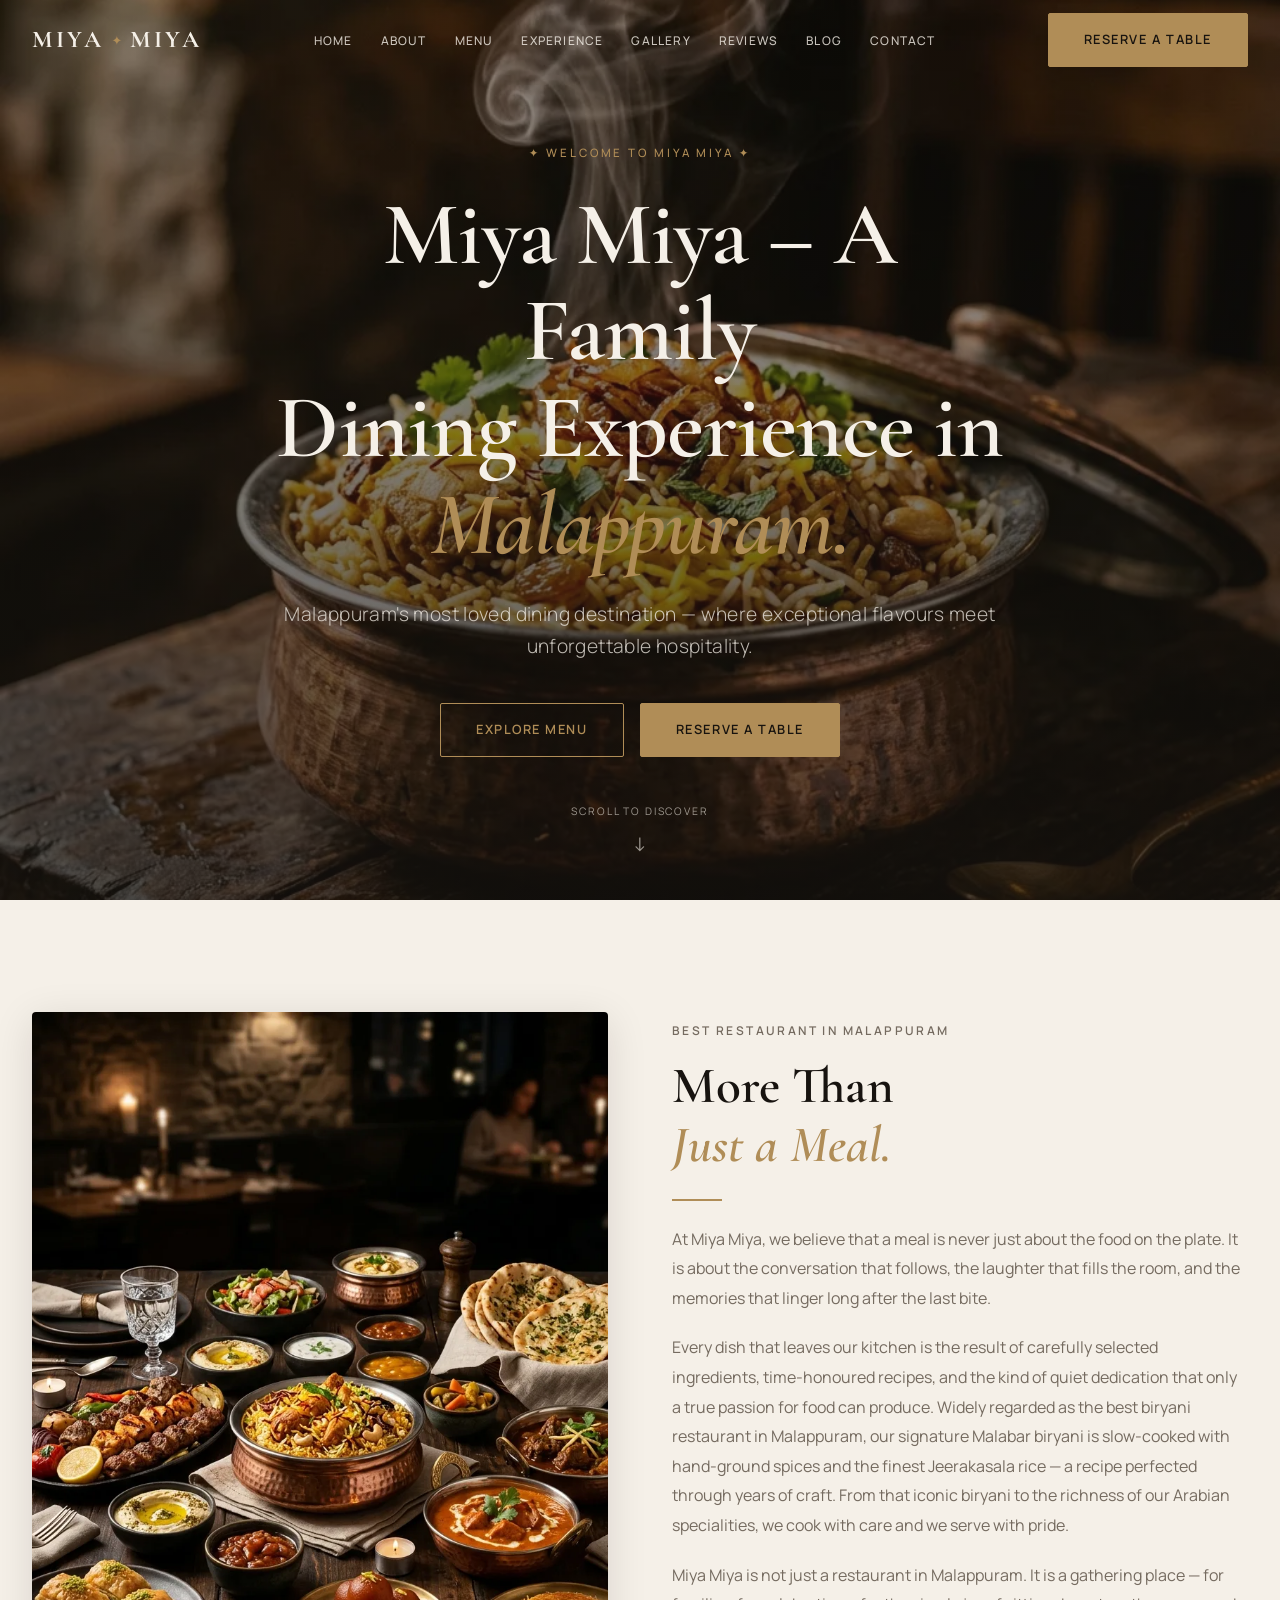
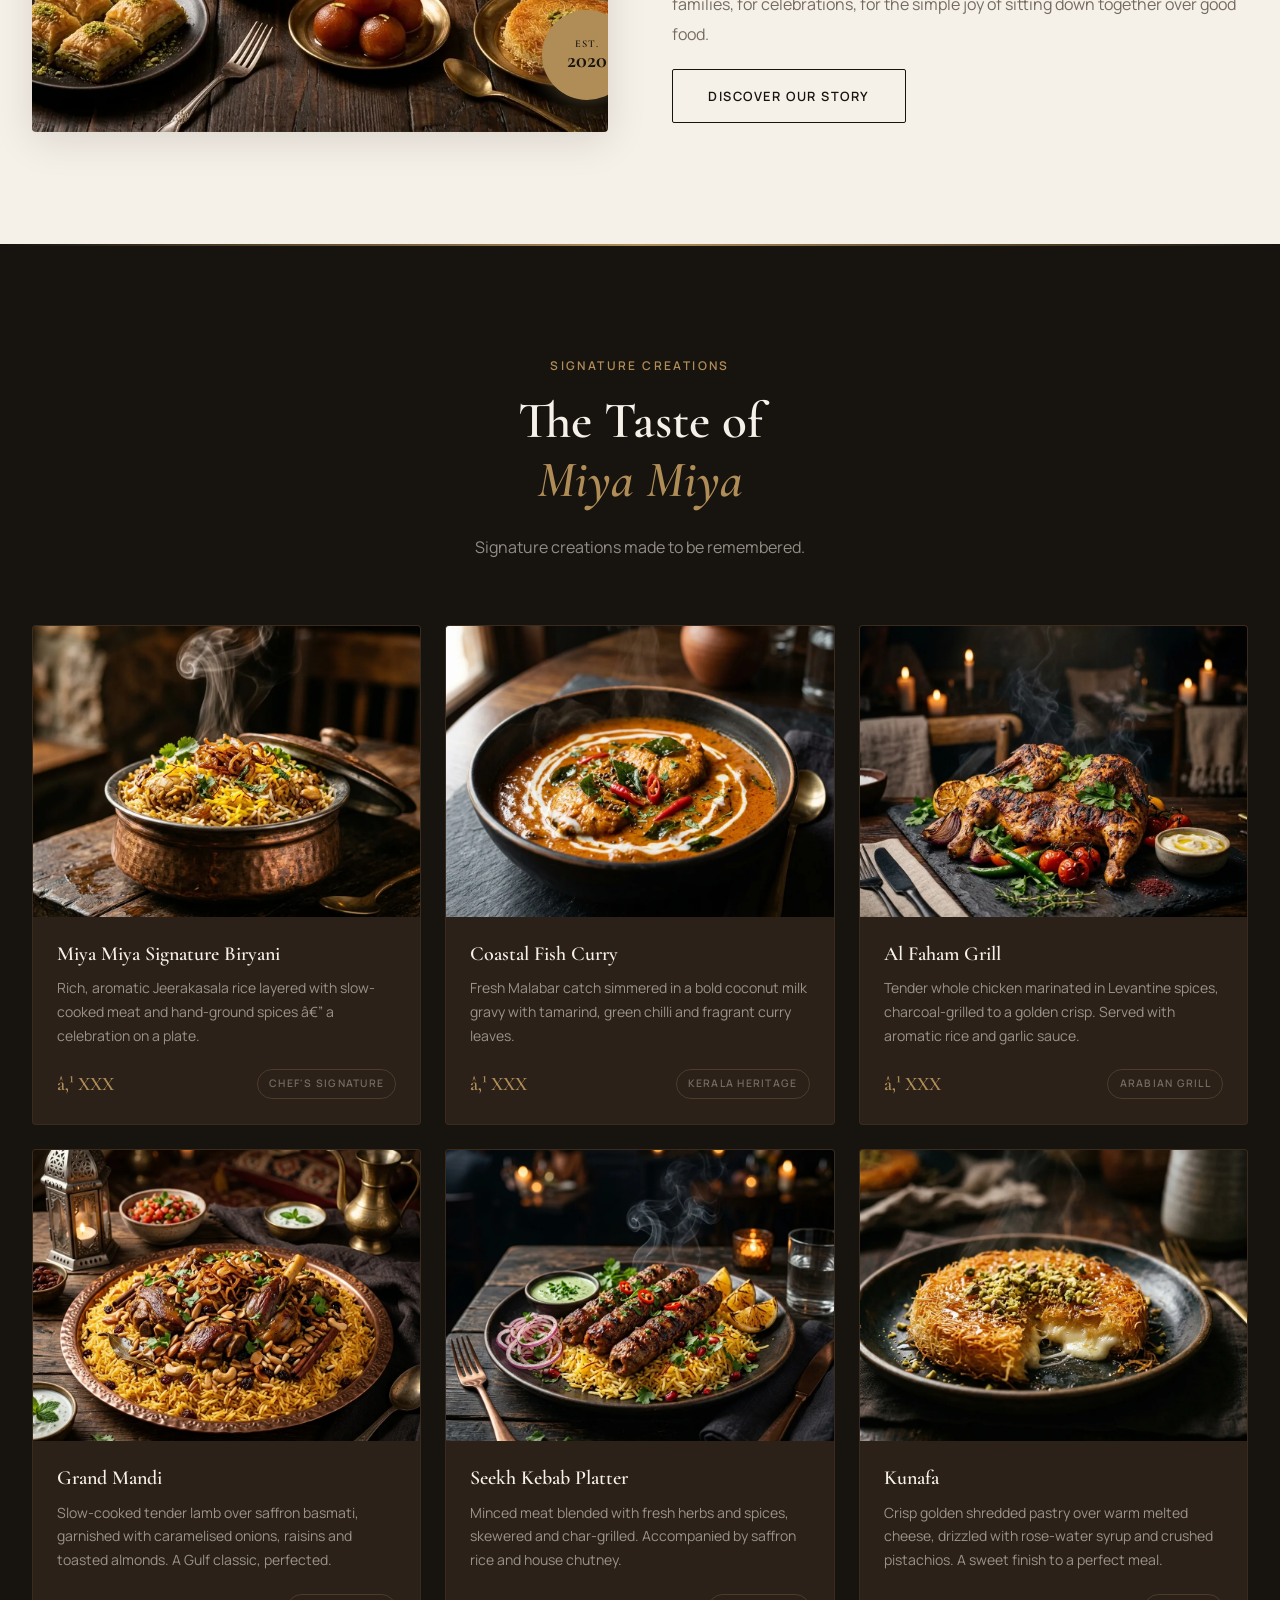
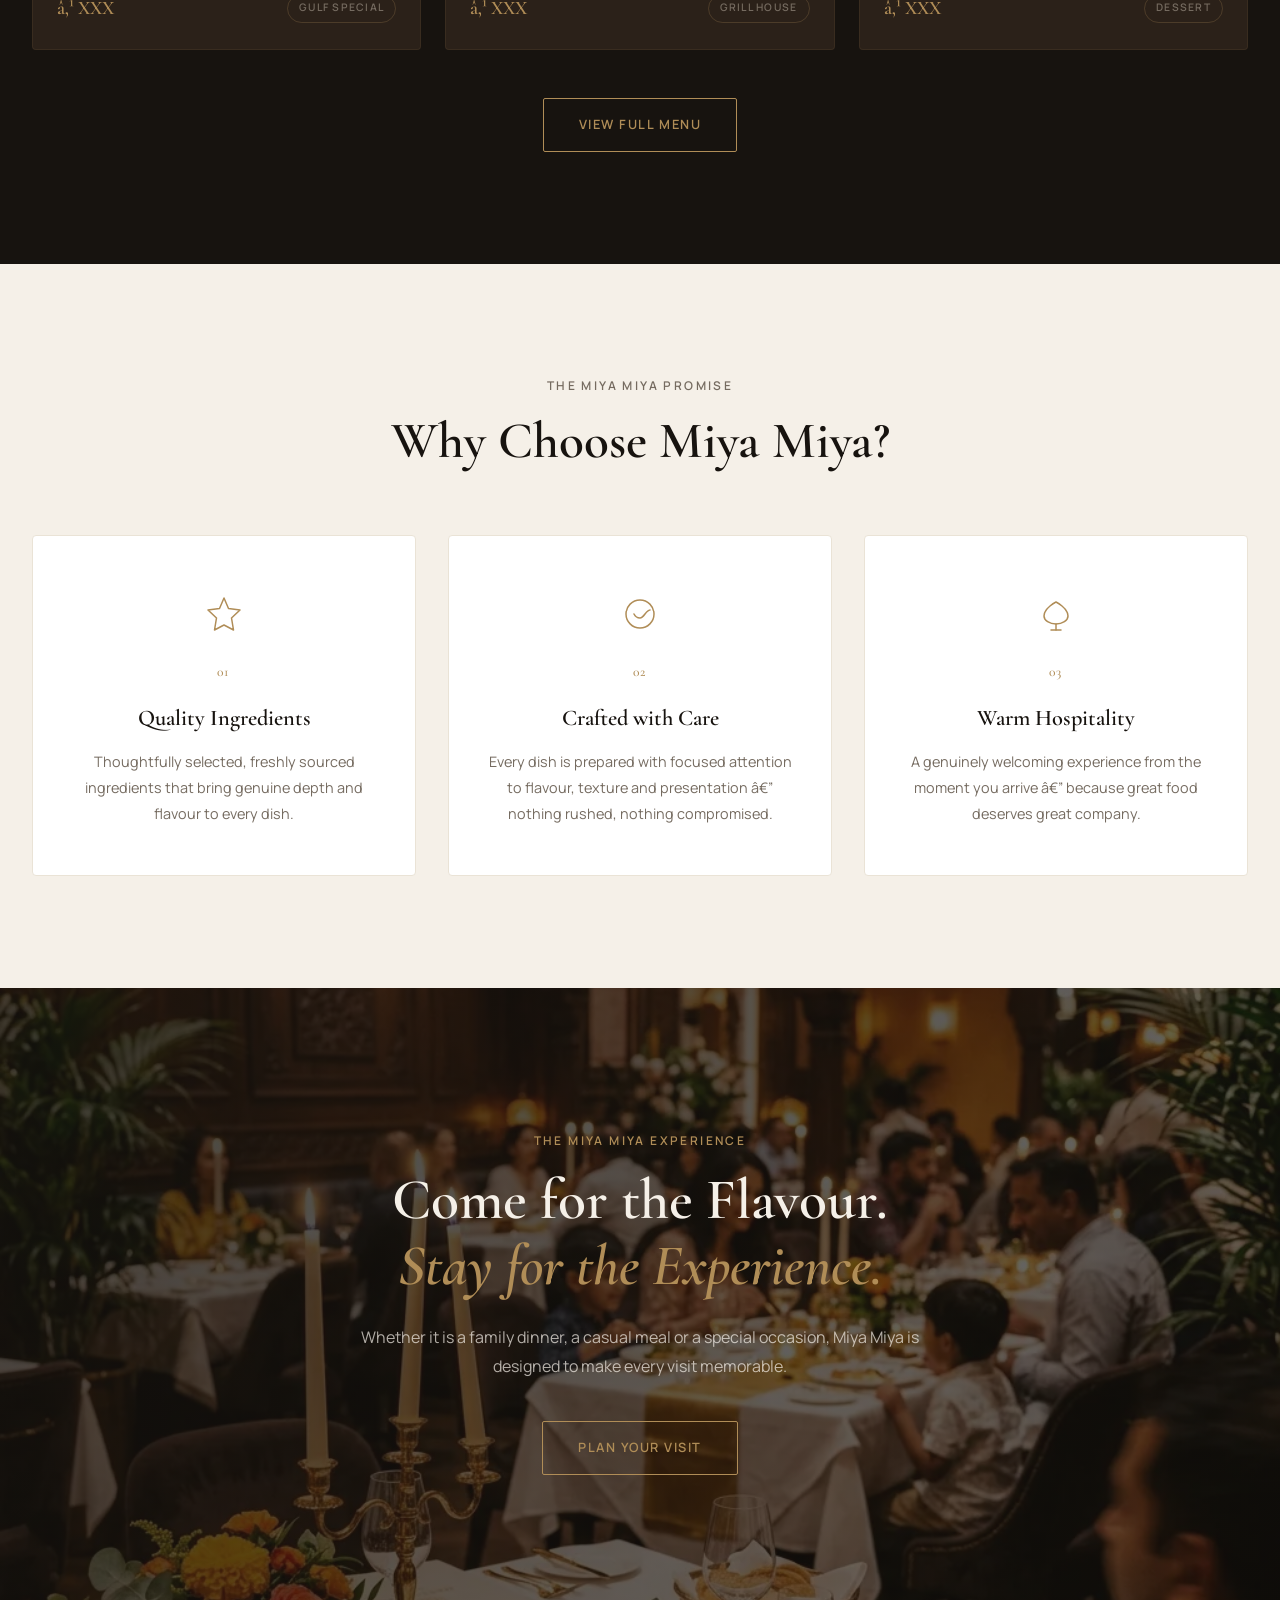
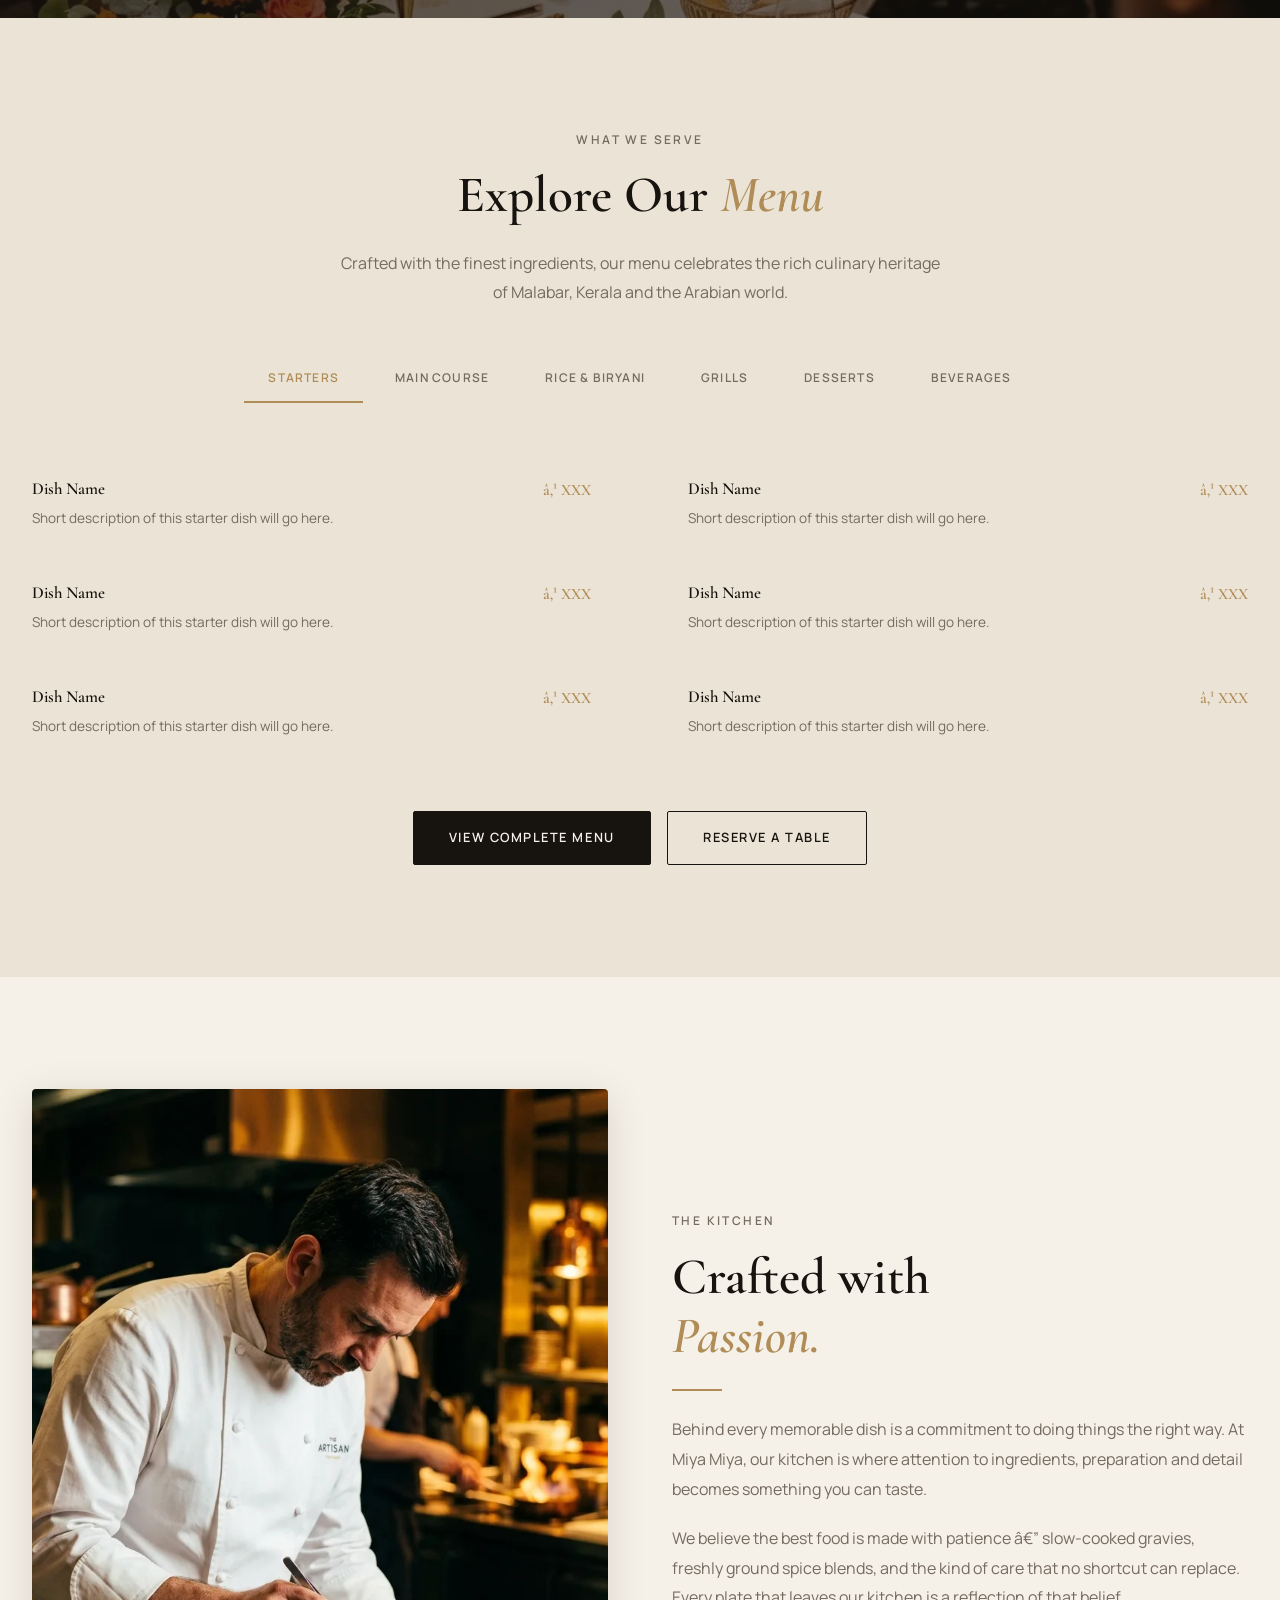
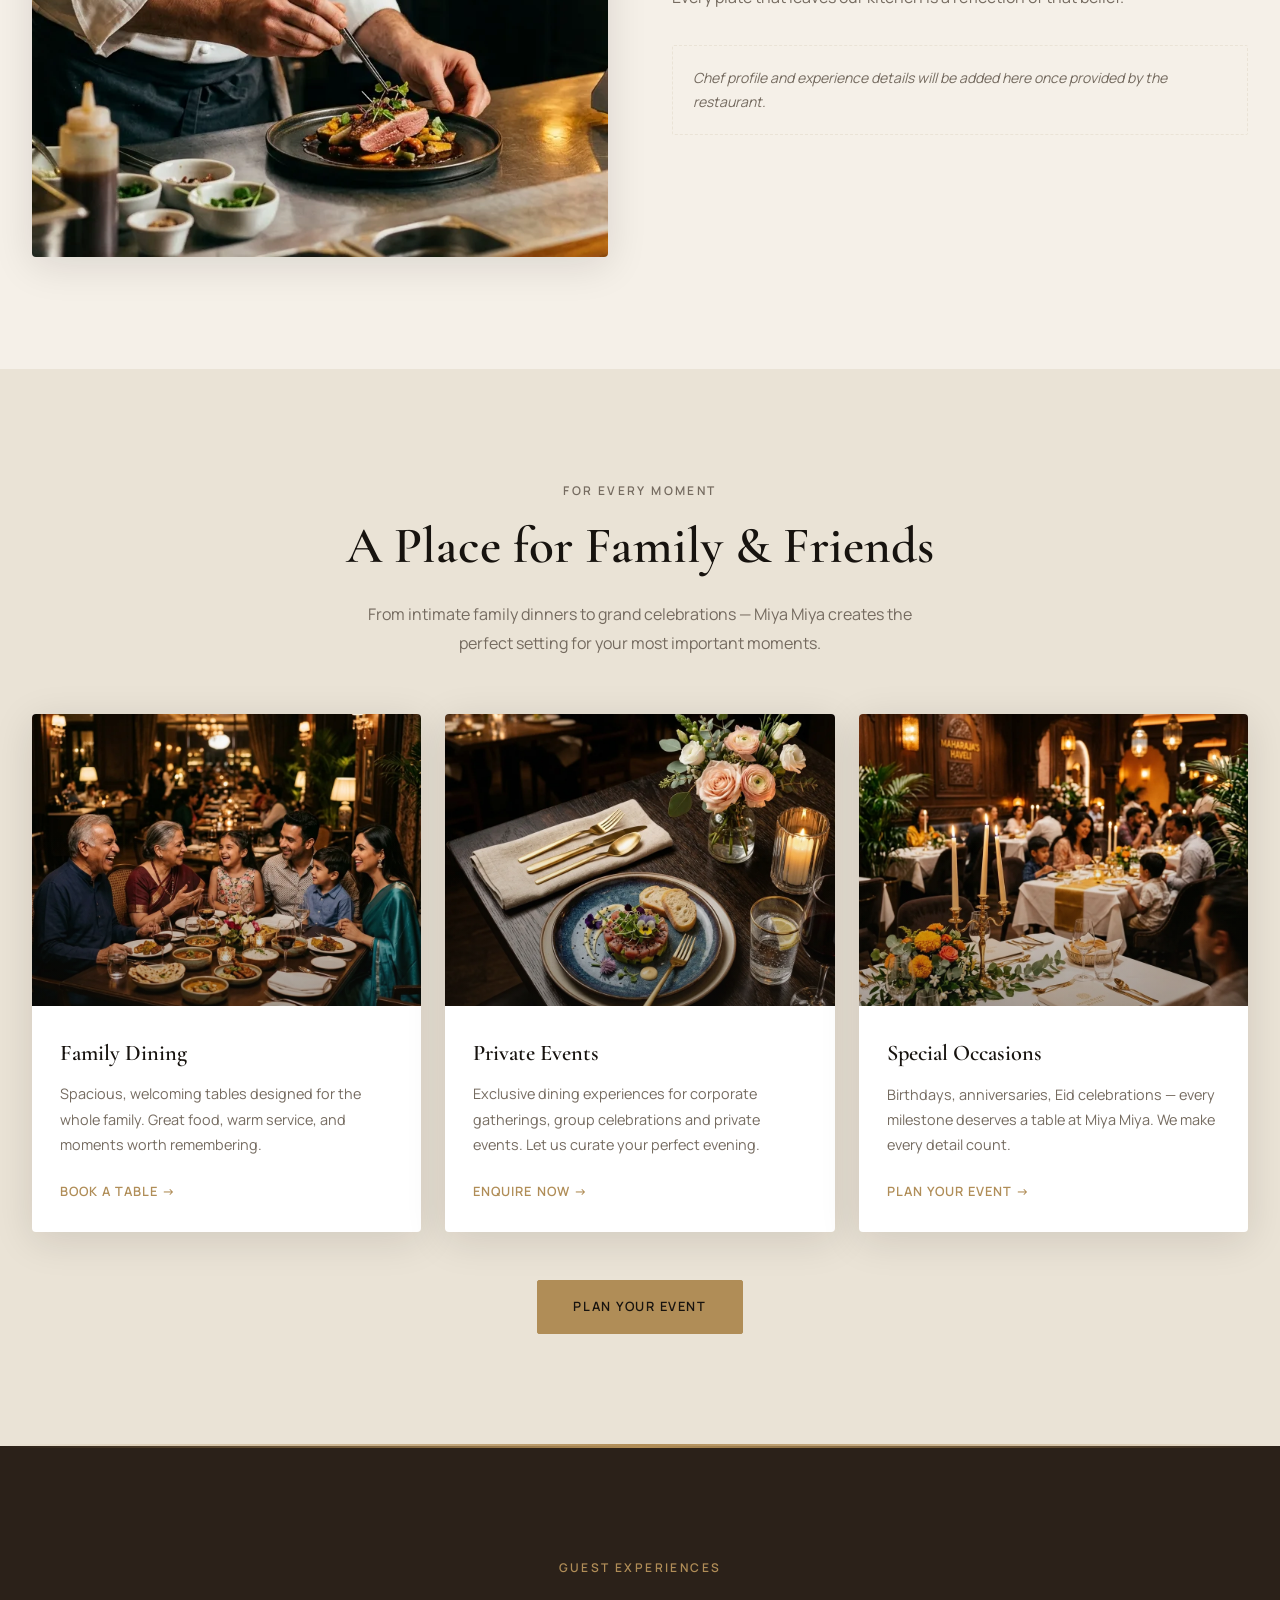
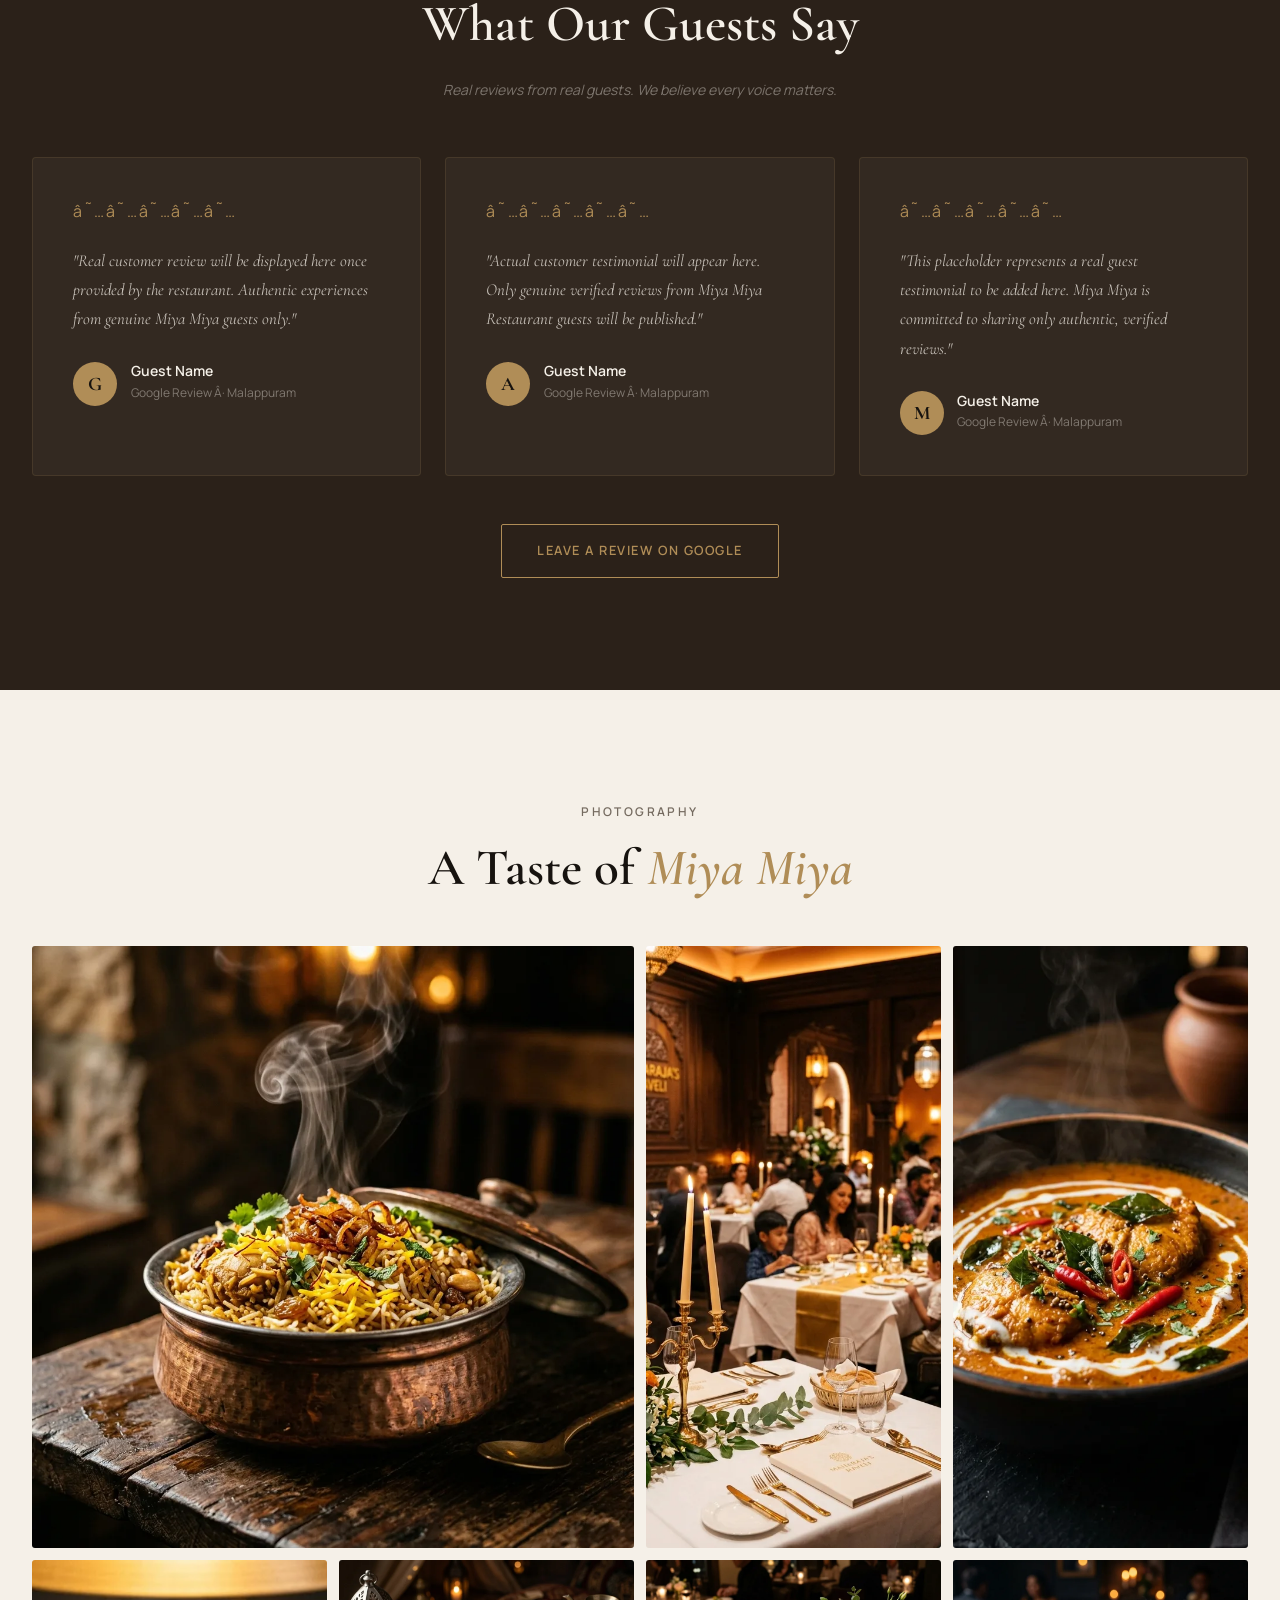
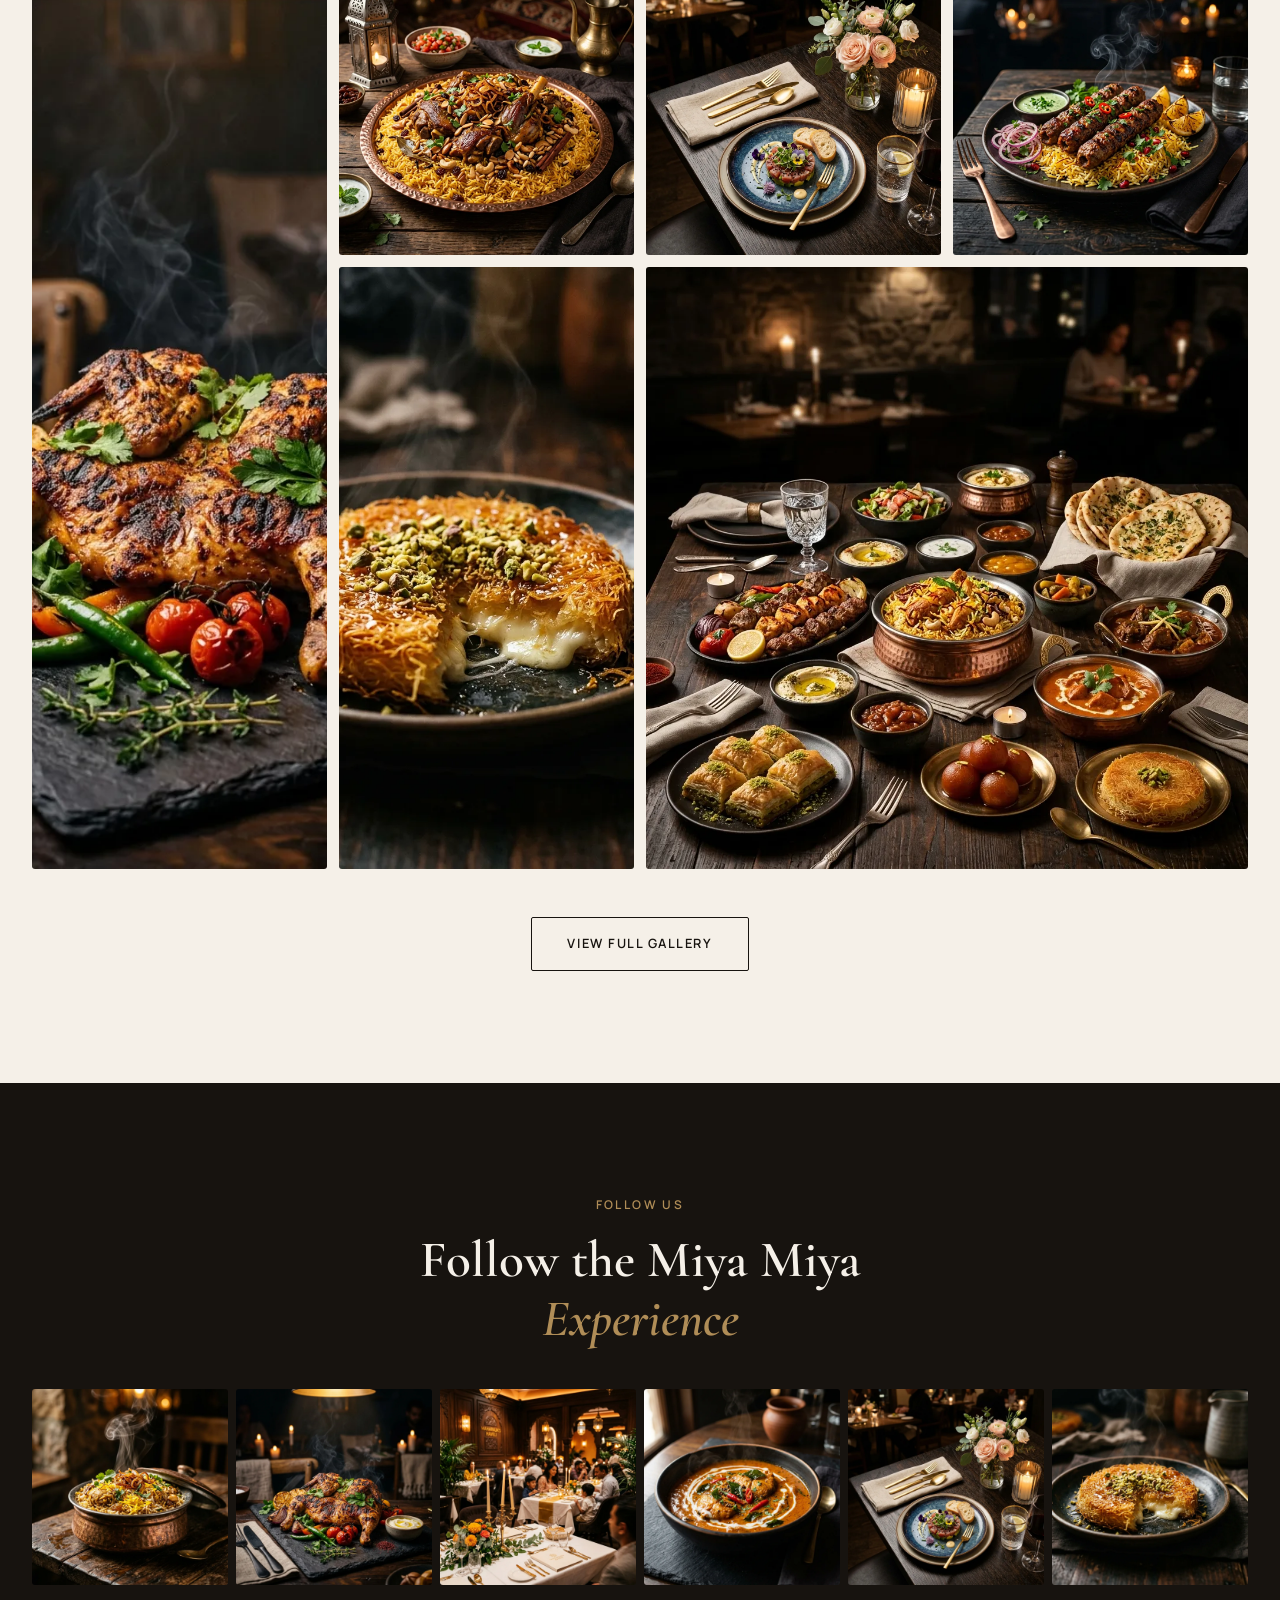
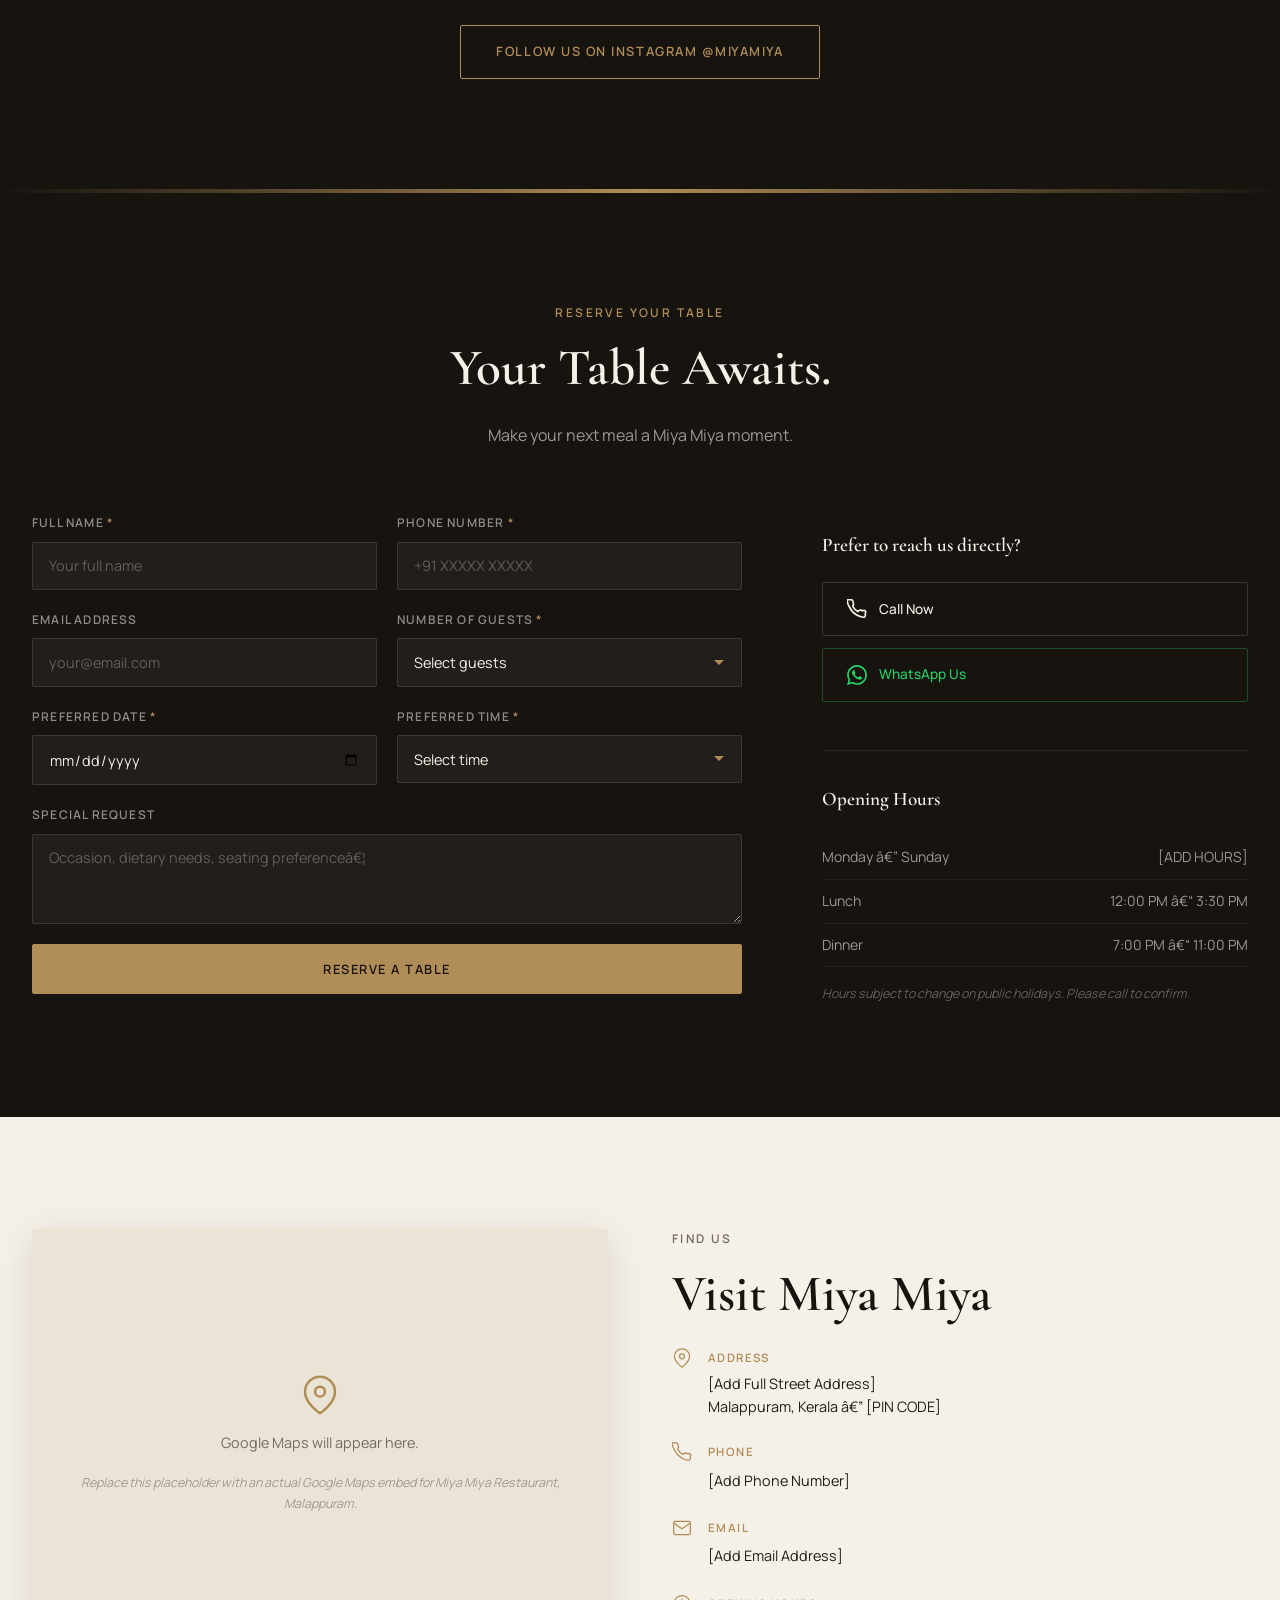
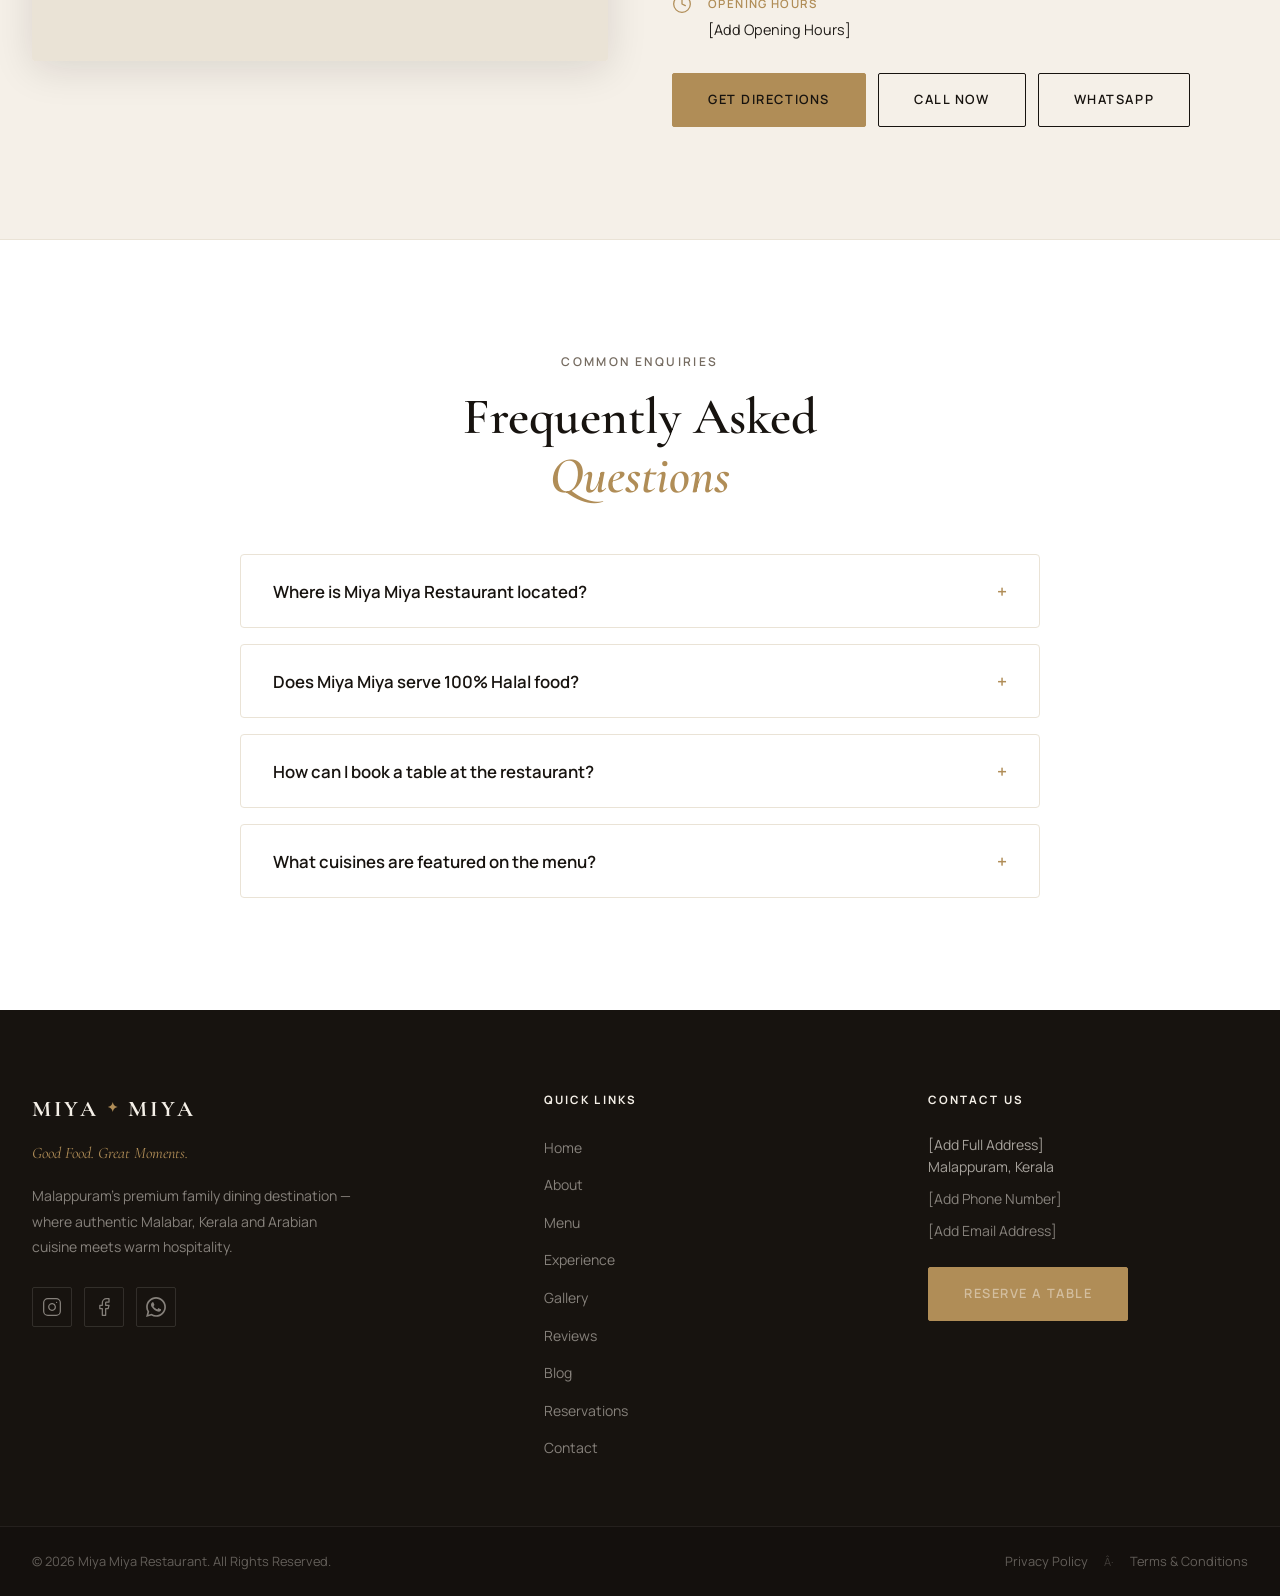
<file: index.html>
<!DOCTYPE html>
<html lang="en">
<head>
  <meta charset="UTF-8" />
  <meta name="viewport" content="width=device-width, initial-scale=1.0" />
  <meta http-equiv="X-UA-Compatible" content="IE=edge" />

  <!-- ======= PRIMARY SEO ======= -->
  <title>Miya Miya | Family Restaurant in Malappuram</title>
  <meta name="description" content="Enjoy delicious food and a memorable dining experience at Miya Miya, a family-friendly restaurant in Malappuram." />
  <meta name="keywords" content="Miya Miya restaurant, restaurant in Malappuram, family restaurant in Malappuram, best restaurant in Malappuram, family dining in Malappuram, restaurants in Malappuram, restaurant near me, Miya Miya menu, Miya Miya restaurant Malappuram" />
  <meta name="robots" content="index, follow" />
  <meta name="author" content="Miya Miya Restaurant" />
  <link rel="canonical" href="https://www.miyamiya.in/" />

  <!-- ======= OPEN GRAPH ======= -->
  <meta property="og:type" content="restaurant" />
  <meta property="og:title" content="Miya Miya Restaurant | Best Biryani &amp; Family Restaurant in Malappuram" />
  <meta property="og:description" content="The best biryani restaurant in Malappuram, Kerala. Authentic Malabar biryani, Kerala &amp; Arabian cuisine. Warm hospitality and unforgettable moments." />
  <meta property="og:url" content="https://www.miyamiya.in/" />
  <meta property="og:site_name" content="Miya Miya Restaurant" />
  <meta property="og:image" content="https://www.miyamiya.in/assets/miya-miya-og-share.png" />
  <meta property="og:locale" content="en_IN" />

  <!-- ======= TWITTER CARD ======= -->
  <meta name="twitter:card" content="summary_large_image" />
  <meta name="twitter:title" content="Miya Miya Restaurant | Malappuram, Kerala" />
  <meta name="twitter:description" content="Premium family dining in Malappuram. Authentic Malabar, Kerala & Arabian cuisine. Reserve your table." />
  <meta name="twitter:image" content="https://www.miyamiya.in/assets/miya-miya-og-share.png" />

  <!-- ======= FONTS ======= -->
  <link rel="preconnect" href="https://fonts.googleapis.com" />
  <link rel="preconnect" href="https://fonts.gstatic.com" crossorigin />
  <link href="https://fonts.googleapis.com/css2?family=Cormorant+Garamond:ital,wght@0,300;0,400;0,500;0,600;0,700;1,300;1,400;1,500&family=Playfair+Display:ital,wght@0,400;0,500;0,600;0,700;1,400;1,500&family=Inter:wght@300;400;500;600&family=Manrope:wght@300;400;500;600;700&display=swap" rel="stylesheet" />

  <!-- ======= STRUCTURED DATA ======= -->
  <script type="application/ld+json">
  {
    "@context": "https://schema.org",
    "@graph": [
      {
        "@type": "Restaurant",
        "@id": "https://www.miyamiya.in/#restaurant",
        "name": "Miya Miya Restaurant",
        "description": "Premium family restaurant in Malappuram, Kerala, serving authentic Malabar, Kerala and Arabian cuisine with warm hospitality.",
        "url": "https://www.miyamiya.in/",
        "telephone": "[ADD PHONE NUMBER]",
        "email": "[ADD EMAIL]",
        "servesCuisine": ["Malabar", "Kerala", "Arabian", "Indian", "Multi-cuisine"],
        "priceRange": "â‚¹â‚¹",
        "hasMap": "https://maps.google.com/?q=Miya+Miya+Restaurant+Malappuram",
        "address": {
          "@type": "PostalAddress",
          "streetAddress": "[ADD STREET ADDRESS]",
          "addressLocality": "Malappuram",
          "addressRegion": "Kerala",
          "postalCode": "[ADD PIN CODE]",
          "addressCountry": "IN"
        },
        "geo": {
          "@type": "GeoCoordinates",
          "latitude": "[ADD LATITUDE]",
          "longitude": "[ADD LONGITUDE]"
        },
        "openingHoursSpecification": [
          {
            "@type": "OpeningHoursSpecification",
            "dayOfWeek": ["Monday","Tuesday","Wednesday","Thursday","Friday","Saturday","Sunday"],
            "opens": "08:00",
            "closes": "23:00"
          }
        ],
        "menu": "https://www.miyamiya.in/menu",
        "acceptsReservations": "true",
        "image": "https://www.miyamiya.in/assets/miya-miya-restaurant-malappuram-biryani.webp",
        "sameAs": [
          "https://www.instagram.com/miyamiya",
          "https://www.facebook.com/miyamiya"
        ]
      },
      {
        "@type": "LocalBusiness",
        "@id": "https://www.miyamiya.in/#localbusiness",
        "name": "Miya Miya Restaurant",
        "description": "Premium family restaurant in Malappuram serving Malabar, Kerala and Arabian cuisine.",
        "url": "https://www.miyamiya.in/",
        "telephone": "[ADD PHONE NUMBER]",
        "address": {
          "@type": "PostalAddress",
          "addressLocality": "Malappuram",
          "addressRegion": "Kerala",
          "addressCountry": "IN"
        }
      },
      {
        "@type": "BreadcrumbList",
        "itemListElement": [
          {"@type": "ListItem", "position": 1, "name": "Home", "item": "https://www.miyamiya.in/"},
          {"@type": "ListItem", "position": 2, "name": "Menu", "item": "https://www.miyamiya.in/menu"},
          {"@type": "ListItem", "position": 3, "name": "Gallery", "item": "https://www.miyamiya.in/gallery"},
          {"@type": "ListItem", "position": 4, "name": "Reservations", "item": "https://www.miyamiya.in/reservation"},
          {"@type": "ListItem", "position": 5, "name": "Contact", "item": "https://www.miyamiya.in/contact"}
        ]
      },
      {
        "@type": "FAQPage",
        "mainEntity": [
          {
            "@type": "Question",
            "name": "Where is Miya Miya Restaurant located?",
            "acceptedAnswer": {"@type": "Answer", "text": "Miya Miya Restaurant is located in Malappuram, Kerala, India. [Add full address]."}
          },
          {
            "@type": "Question",
            "name": "Does Miya Miya serve Halal food?",
            "acceptedAnswer": {"@type": "Answer", "text": "Yes, Miya Miya Restaurant serves 100% Halal-certified food."}
          },
          {
            "@type": "Question",
            "name": "Can I reserve a table at Miya Miya?",
            "acceptedAnswer": {"@type": "Answer", "text": "Yes. You can reserve a table through our website reservation form, by calling us directly, or via WhatsApp."}
          },
          {
            "@type": "Question",
            "name": "What cuisines does Miya Miya serve?",
            "acceptedAnswer": {"@type": "Answer", "text": "Miya Miya serves a multi-cuisine menu including authentic Malabar cuisine, Kerala dishes, Arabian specialities and more."}
          }
        ]
      }
    ]
  }
  </script>

  <link rel="stylesheet" href="style.css" />
</head>
<body>

  <!-- ============================================================
       NAVIGATION
  ============================================================ -->
  <header id="navbar" role="banner">
    <nav class="nav-container" aria-label="Main Navigation">
      <a href="/" class="nav-logo" aria-label="Miya Miya Restaurant Home">
        <span class="logo-miya">MIYA</span>
        <span class="logo-divider">✦</span>
        <span class="logo-miya">MIYA</span>
      </a>

      <ul class="nav-links" role="list" id="nav-links">
        <li><a href="/" class="nav-link active">Home</a></li>
        <li><a href="/about" class="nav-link">About</a></li>
        <li><a href="/menu" class="nav-link">Menu</a></li>
        <li><a href="/experience" class="nav-link">Experience</a></li>
        <li><a href="/gallery" class="nav-link">Gallery</a></li>
        <li><a href="/reviews" class="nav-link">Reviews</a></li>
        <li><a href="/blog" class="nav-link">Blog</a></li>
        <li><a href="/contact" class="nav-link">Contact</a></li>
      </ul>

      <div class="nav-actions">
        <a href="/reservation" class="btn btn-gold" id="nav-reserve-btn">Reserve a Table</a>
        <button class="hamburger" id="hamburger" aria-label="Toggle menu" aria-expanded="false" aria-controls="nav-links">
          <span></span><span></span><span></span>
        </button>
      </div>
    </nav>

    <!-- Mobile reserve CTA (always visible on mobile) -->
    <div class="mobile-reserve-bar">
      <a href="/reservation" class="btn btn-gold btn-full">Reserve a Table</a>
    </div>
  </header>


  <!-- ============================================================
       SECTION 1 â€” HERO
  ============================================================ -->
  <section id="home" class="hero" aria-label="Miya Miya â€” Best Restaurant in Malappuram, Kerala">
    <div class="hero-media">
      <img
        src="assets/miya-miya-restaurant-malappuram-biryani.webp"
        alt="Miya Miya family restaurant in Malappuram"
        class="hero-bg-img"
        fetchpriority="high"
        width="1024"
        height="1024"
      />
      <div class="hero-overlay"></div>
    </div>

    <div class="hero-content">
      <p class="hero-eyebrow reveal-up">✦ Welcome to Miya Miya ✦</p>
      <h1 class="hero-headline reveal-up delay-1">
        Miya Miya &ndash; A Family<br />
        Dining Experience in <em>Malappuram.</em>
      </h1>
      <p class="hero-sub reveal-up delay-2">
        Malappuram's most loved dining destination &mdash; where exceptional flavours meet unforgettable hospitality.
      </p>

      <div class="hero-ctas reveal-up delay-3">
        <a href="/menu" class="btn btn-outline-gold">Explore Menu</a>
        <a href="/reservation" class="btn btn-gold">Reserve a Table</a>
      </div>

    </div>

    <a href="#about" class="hero-scroll" aria-label="Scroll down to discover more">
      <span class="scroll-label">Scroll to Discover</span>
      <span class="scroll-arrow">&darr;</span>
    </a>
  </section>


  <!-- ============================================================
       SECTION 2 â€” BRAND INTRO / OUR STORY
  ============================================================ -->
  <section id="about" class="section-about" aria-labelledby="about-heading">
    <div class="about-container">
      <div class="about-image-col reveal-left">
        <div class="about-img-frame">
          <img
            src="assets/miya-miya-food-spread-malappuram.webp"
            alt="Miya Miya restaurant food menu"
            loading="lazy"
          />
          <div class="about-img-badge">
            <span class="badge-num">Est.</span>
            <span class="badge-year">2020</span>
          </div>
        </div>
      </div>

      <div class="about-content-col reveal-right">
        <p class="section-eyebrow">Best Restaurant in Malappuram</p>
        <h2 id="about-heading" class="section-headline">More Than<br /><em>Just a Meal.</em></h2>
        <div class="about-divider"></div>
        <p class="about-body">
          At Miya Miya, we believe that a meal is never just about the food on the plate. It is about the conversation that follows, the laughter that fills the room, and the memories that linger long after the last bite.
        </p>
        <p class="about-body">
          Every dish that leaves our kitchen is the result of carefully selected ingredients, time-honoured recipes, and the kind of quiet dedication that only a true passion for food can produce. Widely regarded as the best biryani restaurant in Malappuram, our signature Malabar biryani is slow-cooked with hand-ground spices and the finest Jeerakasala rice &mdash; a recipe perfected through years of craft. From that iconic biryani to the richness of our Arabian specialities, we cook with care and we serve with pride.
        </p>
        <p class="about-body">
          Miya Miya is not just a restaurant in Malappuram. It is a gathering place &mdash; for families, for celebrations, for the simple joy of sitting down together over good food.
        </p>
        <a href="/experience" class="btn btn-outline-dark">Discover Our Story</a>
      </div>
    </div>
  </section>


  <!-- ============================================================
       SECTION 3 &mdash; SIGNATURE SPECIALS (Dark)
  ============================================================ -->
  <section id="specials" class="section-specials" aria-labelledby="specials-heading">
    <div class="specials-container">
      <div class="specials-header reveal-up">
        <p class="section-eyebrow eyebrow-gold">Signature Creations</p>
        <h2 id="specials-heading" class="section-headline light">The Taste of<br /><em>Miya Miya</em></h2>
        <p class="specials-sub">Signature creations made to be remembered.</p>
      </div>

      <div class="specials-grid">

        <article class="dish-card reveal-up delay-1" aria-label="Signature Biryani â€” Best Biryani in Malappuram">
          <div class="dish-card-img-wrap">
            <img
              src="assets/miya-miya-restaurant-malappuram-biryani.webp"
              alt="Best Malabar Biryani in Malappuram â€” Miya Miya Restaurant signature dish"
              loading="lazy"
            />
          </div>
          <div class="dish-card-body">
            <h3 class="dish-name">Miya Miya Signature Biryani</h3>
            <p class="dish-desc">Rich, aromatic Jeerakasala rice layered with slow-cooked meat and hand-ground spices â€” a celebration on a plate.</p>
            <div class="dish-footer">
              <span class="dish-price">â‚¹ XXX</span>
              <span class="dish-tag">Chef's Signature</span>
            </div>
          </div>
        </article>

        <article class="dish-card reveal-up delay-2" aria-label="Kerala Fish Curry">
          <div class="dish-card-img-wrap">
            <img
              src="assets/miya-miya-restaurant-fish-curry.webp"
              alt="Authentic Kerala Fish Curry â€” Miya Miya Restaurant"
              loading="lazy"
            />
          </div>
          <div class="dish-card-body">
            <h3 class="dish-name">Coastal Fish Curry</h3>
            <p class="dish-desc">Fresh Malabar catch simmered in a bold coconut milk gravy with tamarind, green chilli and fragrant curry leaves.</p>
            <div class="dish-footer">
              <span class="dish-price">â‚¹ XXX</span>
              <span class="dish-tag">Kerala Heritage</span>
            </div>
          </div>
        </article>

        <article class="dish-card reveal-up delay-3" aria-label="Al Faham Grilled Chicken">
          <div class="dish-card-img-wrap">
            <img
              src="assets/miya-miya-restaurant-grilled-chicken.webp"
              alt="Al Faham Grilled Chicken â€” Miya Miya Restaurant Malappuram"
              loading="lazy"
            />
          </div>
          <div class="dish-card-body">
            <h3 class="dish-name">Al Faham Grill</h3>
            <p class="dish-desc">Tender whole chicken marinated in Levantine spices, charcoal-grilled to a golden crisp. Served with aromatic rice and garlic sauce.</p>
            <div class="dish-footer">
              <span class="dish-price">â‚¹ XXX</span>
              <span class="dish-tag">Arabian Grill</span>
            </div>
          </div>
        </article>

        <article class="dish-card reveal-up delay-1" aria-label="Mandi Rice">
          <div class="dish-card-img-wrap">
            <img
              src="assets/miya-miya-restaurant-mandi-rice.webp"
              alt="Mandi Rice with slow-cooked lamb â€” Miya Miya Restaurant"
              loading="lazy"
            />
          </div>
          <div class="dish-card-body">
            <h3 class="dish-name">Grand Mandi</h3>
            <p class="dish-desc">Slow-cooked tender lamb over saffron basmati, garnished with caramelised onions, raisins and toasted almonds. A Gulf classic, perfected.</p>
            <div class="dish-footer">
              <span class="dish-price">â‚¹ XXX</span>
              <span class="dish-tag">Gulf Special</span>
            </div>
          </div>
        </article>

        <article class="dish-card reveal-up delay-2" aria-label="Seekh Kebab">
          <div class="dish-card-img-wrap">
            <img
              src="assets/miya-miya-restaurant-kebab.webp"
              alt="Seekh Kebab platter â€” Miya Miya Restaurant Malappuram"
              loading="lazy"
            />
          </div>
          <div class="dish-card-body">
            <h3 class="dish-name">Seekh Kebab Platter</h3>
            <p class="dish-desc">Minced meat blended with fresh herbs and spices, skewered and char-grilled. Accompanied by saffron rice and house chutney.</p>
            <div class="dish-footer">
              <span class="dish-price">â‚¹ XXX</span>
              <span class="dish-tag">Grill House</span>
            </div>
          </div>
        </article>

        <article class="dish-card reveal-up delay-3" aria-label="Kunafa Dessert">
          <div class="dish-card-img-wrap">
            <img
              src="assets/miya-miya-restaurant-kunafa-dessert.webp"
              alt="Kunafa dessert â€” Miya Miya Restaurant"
              loading="lazy"
            />
          </div>
          <div class="dish-card-body">
            <h3 class="dish-name">Kunafa</h3>
            <p class="dish-desc">Crisp golden shredded pastry over warm melted cheese, drizzled with rose-water syrup and crushed pistachios. A sweet finish to a perfect meal.</p>
            <div class="dish-footer">
              <span class="dish-price">â‚¹ XXX</span>
              <span class="dish-tag">Dessert</span>
            </div>
          </div>
        </article>

      </div>

      <div class="specials-cta reveal-up">
        <a href="/menu" class="btn btn-outline-gold">View Full Menu</a>
      </div>
    </div>
  </section>


  <!-- ============================================================
       SECTION 4 â€” WHY MIYA MIYA
  ============================================================ -->
  <section class="section-why" aria-labelledby="why-heading">
    <div class="why-container">
      <p class="section-eyebrow reveal-up">The Miya Miya Promise</p>
      <h2 id="why-heading" class="section-headline reveal-up">
        Why Choose Miya Miya?
      </h2>

      <div class="why-grid">
        <div class="why-card reveal-up delay-1">
          <div class="why-icon" aria-hidden="true">
            <svg width="40" height="40" viewBox="0 0 40 40" fill="none" xmlns="http://www.w3.org/2000/svg">
              <path d="M20 4L24.5 14.5L36 16L27.5 24L29.5 36L20 31L10.5 36L12.5 24L4 16L15.5 14.5L20 4Z" stroke="#B08D57" stroke-width="1.5" stroke-linejoin="round"/>
            </svg>
          </div>
          <span class="why-num">01</span>
          <h3 class="why-title">Quality Ingredients</h3>
          <p class="why-body">Thoughtfully selected, freshly sourced ingredients that bring genuine depth and flavour to every dish.</p>
        </div>

        <div class="why-card reveal-up delay-2">
          <div class="why-icon" aria-hidden="true">
            <svg width="40" height="40" viewBox="0 0 40 40" fill="none" xmlns="http://www.w3.org/2000/svg">
              <circle cx="20" cy="20" r="14" stroke="#B08D57" stroke-width="1.5"/>
              <path d="M14 20C14 20 16 24 20 24C24 24 26 16 30 16" stroke="#B08D57" stroke-width="1.5" stroke-linecap="round"/>
            </svg>
          </div>
          <span class="why-num">02</span>
          <h3 class="why-title">Crafted with Care</h3>
          <p class="why-body">Every dish is prepared with focused attention to flavour, texture and presentation â€” nothing rushed, nothing compromised.</p>
        </div>

        <div class="why-card reveal-up delay-3">
          <div class="why-icon" aria-hidden="true">
            <svg width="40" height="40" viewBox="0 0 40 40" fill="none" xmlns="http://www.w3.org/2000/svg">
              <path d="M20 8C20 8 8 14 8 22C8 26.4 13.6 30 20 30C26.4 30 32 26.4 32 22C32 14 20 8 20 8Z" stroke="#B08D57" stroke-width="1.5" stroke-linejoin="round"/>
              <path d="M20 30V36" stroke="#B08D57" stroke-width="1.5" stroke-linecap="round"/>
              <path d="M15 36H25" stroke="#B08D57" stroke-width="1.5" stroke-linecap="round"/>
            </svg>
          </div>
          <span class="why-num">03</span>
          <h3 class="why-title">Warm Hospitality</h3>
          <p class="why-body">A genuinely welcoming experience from the moment you arrive â€” because great food deserves great company.</p>
        </div>
      </div>
    </div>
  </section>


  <!-- ============================================================
       SECTION 5 â€” RESTAURANT EXPERIENCE (Cinematic)
  ============================================================ -->
  <section id="experience" class="section-experience" aria-labelledby="experience-heading">
    <div class="experience-media">
      <img
        src="assets/miya-miya-restaurant-interior-malappuram.webp"
        alt="Miya Miya family restaurant in Malappuram"
        class="experience-bg"
        loading="lazy"
      />
      <div class="experience-overlay"></div>
    </div>
    <div class="experience-content reveal-up">
      <p class="section-eyebrow eyebrow-gold">The Miya Miya Experience</p>
      <h2 id="experience-heading" class="experience-headline">
        Come for the Flavour.<br />
        <em>Stay for the Experience.</em>
      </h2>
      <p class="experience-body">
        Whether it is a family dinner, a casual meal or a special occasion, Miya Miya is designed to make every visit memorable.
      </p>
      <a href="/reservation" class="btn btn-outline-gold">Plan Your Visit</a>
    </div>
  </section>


  <!-- ============================================================
       SECTION 6 â€” MENU
  ============================================================ -->
  <section id="menu" class="section-menu" aria-labelledby="menu-heading">
    <div class="menu-container">
      <p class="section-eyebrow reveal-up">What We Serve</p>
      <h2 id="menu-heading" class="section-headline reveal-up">
        Explore Our <em>Menu</em>
      </h2>
      <p class="menu-intro reveal-up">Crafted with the finest ingredients, our menu celebrates the rich culinary heritage of Malabar, Kerala and the Arabian world.</p>

      <!-- Category Tabs -->
      <div class="menu-tabs reveal-up" role="tablist" aria-label="Menu categories">
        <button class="menu-tab active" role="tab" aria-selected="true" data-category="starters" id="tab-starters" aria-controls="panel-starters">Starters</button>
        <button class="menu-tab" role="tab" aria-selected="false" data-category="mains" id="tab-mains" aria-controls="panel-mains">Main Course</button>
        <button class="menu-tab" role="tab" aria-selected="false" data-category="rice" id="tab-rice" aria-controls="panel-rice">Rice &amp; Biryani</button>
        <button class="menu-tab" role="tab" aria-selected="false" data-category="grills" id="tab-grills" aria-controls="panel-grills">Grills</button>
        <button class="menu-tab" role="tab" aria-selected="false" data-category="desserts" id="tab-desserts" aria-controls="panel-desserts">Desserts</button>
        <button class="menu-tab" role="tab" aria-selected="false" data-category="beverages" id="tab-beverages" aria-controls="panel-beverages">Beverages</button>
      </div>

      <!-- Menu Panels -->
      <div class="menu-panels">

        <div class="menu-panel active" id="panel-starters" role="tabpanel" aria-labelledby="tab-starters">
          <div class="menu-items-grid">
            <div class="menu-item"><div class="mi-info"><h4>Dish Name</h4><p>Short description of this starter dish will go here.</p></div><span class="mi-price">â‚¹ XXX</span></div>
            <div class="menu-item"><div class="mi-info"><h4>Dish Name</h4><p>Short description of this starter dish will go here.</p></div><span class="mi-price">â‚¹ XXX</span></div>
            <div class="menu-item"><div class="mi-info"><h4>Dish Name</h4><p>Short description of this starter dish will go here.</p></div><span class="mi-price">â‚¹ XXX</span></div>
            <div class="menu-item"><div class="mi-info"><h4>Dish Name</h4><p>Short description of this starter dish will go here.</p></div><span class="mi-price">â‚¹ XXX</span></div>
            <div class="menu-item"><div class="mi-info"><h4>Dish Name</h4><p>Short description of this starter dish will go here.</p></div><span class="mi-price">â‚¹ XXX</span></div>
            <div class="menu-item"><div class="mi-info"><h4>Dish Name</h4><p>Short description of this starter dish will go here.</p></div><span class="mi-price">â‚¹ XXX</span></div>
          </div>
        </div>

        <div class="menu-panel" id="panel-mains" role="tabpanel" aria-labelledby="tab-mains">
          <div class="menu-items-grid">
            <div class="menu-item"><div class="mi-info"><h4>Dish Name</h4><p>Short description of this main course dish goes here.</p></div><span class="mi-price">â‚¹ XXX</span></div>
            <div class="menu-item"><div class="mi-info"><h4>Dish Name</h4><p>Short description of this main course dish goes here.</p></div><span class="mi-price">â‚¹ XXX</span></div>
            <div class="menu-item"><div class="mi-info"><h4>Dish Name</h4><p>Short description of this main course dish goes here.</p></div><span class="mi-price">â‚¹ XXX</span></div>
            <div class="menu-item"><div class="mi-info"><h4>Dish Name</h4><p>Short description of this main course dish goes here.</p></div><span class="mi-price">â‚¹ XXX</span></div>
            <div class="menu-item"><div class="mi-info"><h4>Dish Name</h4><p>Short description of this main course dish goes here.</p></div><span class="mi-price">â‚¹ XXX</span></div>
            <div class="menu-item"><div class="mi-info"><h4>Dish Name</h4><p>Short description of this main course dish goes here.</p></div><span class="mi-price">â‚¹ XXX</span></div>
          </div>
        </div>

        <div class="menu-panel" id="panel-rice" role="tabpanel" aria-labelledby="tab-rice">
          <div class="menu-items-grid">
            <div class="menu-item"><div class="mi-info"><h4>Miya Miya Signature Biryani</h4><p>Aromatic Jeerakasala rice, slow-cooked meat, hand-ground spices.</p></div><span class="mi-price">â‚¹ XXX</span></div>
            <div class="menu-item"><div class="mi-info"><h4>Grand Mandi</h4><p>Saffron basmati, slow-cooked lamb, caramelised onions and almonds.</p></div><span class="mi-price">â‚¹ XXX</span></div>
            <div class="menu-item"><div class="mi-info"><h4>Dish Name</h4><p>Short description of this rice dish will go here.</p></div><span class="mi-price">â‚¹ XXX</span></div>
            <div class="menu-item"><div class="mi-info"><h4>Dish Name</h4><p>Short description of this rice dish will go here.</p></div><span class="mi-price">â‚¹ XXX</span></div>
          </div>
        </div>

        <div class="menu-panel" id="panel-grills" role="tabpanel" aria-labelledby="tab-grills">
          <div class="menu-items-grid">
            <div class="menu-item"><div class="mi-info"><h4>Al Faham Grill</h4><p>Levantine spiced charcoal-grilled chicken with garlic sauce.</p></div><span class="mi-price">â‚¹ XXX</span></div>
            <div class="menu-item"><div class="mi-info"><h4>Seekh Kebab Platter</h4><p>Char-grilled minced meat with house chutney and saffron rice.</p></div><span class="mi-price">â‚¹ XXX</span></div>
            <div class="menu-item"><div class="mi-info"><h4>Dish Name</h4><p>Short description of this grill dish will go here.</p></div><span class="mi-price">â‚¹ XXX</span></div>
            <div class="menu-item"><div class="mi-info"><h4>Dish Name</h4><p>Short description of this grill dish will go here.</p></div><span class="mi-price">â‚¹ XXX</span></div>
          </div>
        </div>

        <div class="menu-panel" id="panel-desserts" role="tabpanel" aria-labelledby="tab-desserts">
          <div class="menu-items-grid">
            <div class="menu-item"><div class="mi-info"><h4>Kunafa</h4><p>Crisp shredded pastry, warm cheese, rose syrup and pistachios.</p></div><span class="mi-price">â‚¹ XXX</span></div>
            <div class="menu-item"><div class="mi-info"><h4>Dish Name</h4><p>Short description of this dessert will go here.</p></div><span class="mi-price">â‚¹ XXX</span></div>
            <div class="menu-item"><div class="mi-info"><h4>Dish Name</h4><p>Short description of this dessert will go here.</p></div><span class="mi-price">â‚¹ XXX</span></div>
            <div class="menu-item"><div class="mi-info"><h4>Dish Name</h4><p>Short description of this dessert will go here.</p></div><span class="mi-price">â‚¹ XXX</span></div>
          </div>
        </div>

        <div class="menu-panel" id="panel-beverages" role="tabpanel" aria-labelledby="tab-beverages">
          <div class="menu-items-grid">
            <div class="menu-item"><div class="mi-info"><h4>Beverage Name</h4><p>Short description of this beverage goes here.</p></div><span class="mi-price">â‚¹ XXX</span></div>
            <div class="menu-item"><div class="mi-info"><h4>Beverage Name</h4><p>Short description of this beverage goes here.</p></div><span class="mi-price">â‚¹ XXX</span></div>
            <div class="menu-item"><div class="mi-info"><h4>Beverage Name</h4><p>Short description of this beverage goes here.</p></div><span class="mi-price">â‚¹ XXX</span></div>
            <div class="menu-item"><div class="mi-info"><h4>Beverage Name</h4><p>Short description of this beverage goes here.</p></div><span class="mi-price">â‚¹ XXX</span></div>
          </div>
        </div>

      </div>

      <div class="menu-actions reveal-up">
        <a href="/menu" class="btn btn-dark">View Complete Menu</a>
        <a href="/reservation" class="btn btn-outline-dark">Reserve a Table</a>
      </div>
    </div>
  </section>


  <!-- ============================================================
       SECTION 7 â€” CHEF / KITCHEN STORY
  ============================================================ -->
  <section class="section-chef" aria-labelledby="chef-heading">
    <div class="chef-container">
      <div class="chef-image-col reveal-left">
        <div class="chef-img-frame">
          <img
            src="assets/miya-miya-restaurant-chef-cooking.webp"
            alt="Kitchen craftsmanship at Miya Miya Restaurant â€” attention to detail in every dish"
            loading="lazy"
          />
        </div>
      </div>
      <div class="chef-content-col reveal-right">
        <p class="section-eyebrow">The Kitchen</p>
        <h2 id="chef-heading" class="section-headline">Crafted with<br /><em>Passion.</em></h2>
        <div class="about-divider"></div>
        <p class="about-body">
          Behind every memorable dish is a commitment to doing things the right way. At Miya Miya, our kitchen is where attention to ingredients, preparation and detail becomes something you can taste.
        </p>
        <p class="about-body">
          We believe the best food is made with patience â€” slow-cooked gravies, freshly ground spice blends, and the kind of care that no shortcut can replace. Every plate that leaves our kitchen is a reflection of that belief.
        </p>
        <div class="chef-detail-placeholder">
          <p class="chef-note">
            <em>Chef profile and experience details will be added here once provided by the restaurant.</em>
          </p>
        </div>
      </div>
    </div>
  </section>


  <!-- ============================================================
       SECTION 8 â€” SPECIAL OCCASIONS
  ============================================================ -->
  <section class="section-occasions" aria-labelledby="occasions-heading">
    <div class="occasions-container">
      <p class="section-eyebrow reveal-up">For Every Moment</p>
      <h2 id="occasions-heading" class="section-headline reveal-up">
        A Place for Family &amp; Friends
      </h2>
      <p class="occasions-sub reveal-up">From intimate family dinners to grand celebrations &mdash; Miya Miya creates the perfect setting for your most important moments.</p>

      <div class="occasions-grid">

        <article class="occasion-card reveal-up delay-1">
          <div class="occasion-img-wrap">
            <img
              src="assets/miya-miya-family-dining-experience.webp"
              alt="Family dining experience at Miya Miya Restaurant Malappuram"
              loading="lazy"
            />
            <div class="occasion-overlay"></div>
          </div>
          <div class="occasion-body">
            <h3 class="occasion-title">Family Dining</h3>
            <p class="occasion-desc">Spacious, welcoming tables designed for the whole family. Great food, warm service, and moments worth remembering.</p>
            <a href="/reservation" class="occasion-link">Book a Table &rarr;</a>
          </div>
        </article>

        <article class="occasion-card reveal-up delay-2">
          <div class="occasion-img-wrap">
            <img
              src="assets/miya-miya-restaurant-table-setting.webp"
              alt="Private event dining at Miya Miya Restaurant"
              loading="lazy"
            />
            <div class="occasion-overlay"></div>
          </div>
          <div class="occasion-body">
            <h3 class="occasion-title">Private Events</h3>
            <p class="occasion-desc">Exclusive dining experiences for corporate gatherings, group celebrations and private events. Let us curate your perfect evening.</p>
            <a href="/reservation" class="occasion-link">Enquire Now &rarr;</a>
          </div>
        </article>

        <article class="occasion-card reveal-up delay-3">
          <div class="occasion-img-wrap">
            <img
              src="assets/miya-miya-restaurant-interior-malappuram.webp"
              alt="Special occasion dining at Miya Miya Restaurant &mdash; birthdays, anniversaries, celebrations"
              loading="lazy"
            />
            <div class="occasion-overlay"></div>
          </div>
          <div class="occasion-body">
            <h3 class="occasion-title">Special Occasions</h3>
            <p class="occasion-desc">Birthdays, anniversaries, Eid celebrations &mdash; every milestone deserves a table at Miya Miya. We make every detail count.</p>
            <a href="/reservation" class="occasion-link">Plan Your Event &rarr;</a>
          </div>
        </article>

      </div>

      <div class="occasions-cta reveal-up">
        <a href="/reservation" class="btn btn-gold">Plan Your Event</a>
      </div>
    </div>
  </section>


  <!-- ============================================================
       SECTION 9 &mdash; CUSTOMER REVIEWS
  ============================================================ -->
  <section id="reviews" class="section-reviews" aria-labelledby="reviews-heading">
    <div class="reviews-container">
      <p class="section-eyebrow eyebrow-gold reveal-up">Guest Experiences</p>
      <h2 id="reviews-heading" class="section-headline light reveal-up">
        What Our Guests Say
      </h2>
      <p class="reviews-note reveal-up">Real reviews from real guests. We believe every voice matters.</p>

      <div class="reviews-grid">

        <article class="review-card reveal-up delay-1">
          <div class="review-stars" aria-label="5 out of 5 stars">â˜…â˜…â˜…â˜…â˜…</div>
          <blockquote class="review-text">
            "Real customer review will be displayed here once provided by the restaurant. Authentic experiences from genuine Miya Miya guests only."
          </blockquote>
          <div class="review-author">
            <div class="author-avatar" aria-hidden="true">G</div>
            <div>
              <p class="author-name">Guest Name</p>
              <p class="author-source">Google Review Â· Malappuram</p>
            </div>
          </div>
        </article>

        <article class="review-card reveal-up delay-2">
          <div class="review-stars" aria-label="5 out of 5 stars">â˜…â˜…â˜…â˜…â˜…</div>
          <blockquote class="review-text">
            "Actual customer testimonial will appear here. Only genuine verified reviews from Miya Miya Restaurant guests will be published."
          </blockquote>
          <div class="review-author">
            <div class="author-avatar" aria-hidden="true">A</div>
            <div>
              <p class="author-name">Guest Name</p>
              <p class="author-source">Google Review Â· Malappuram</p>
            </div>
          </div>
        </article>

        <article class="review-card reveal-up delay-3">
          <div class="review-stars" aria-label="5 out of 5 stars">â˜…â˜…â˜…â˜…â˜…</div>
          <blockquote class="review-text">
            "This placeholder represents a real guest testimonial to be added here. Miya Miya is committed to sharing only authentic, verified reviews."
          </blockquote>
          <div class="review-author">
            <div class="author-avatar" aria-hidden="true">M</div>
            <div>
              <p class="author-name">Guest Name</p>
              <p class="author-source">Google Review Â· Malappuram</p>
            </div>
          </div>
        </article>

      </div>

      <div class="reviews-cta reveal-up">
        <a href="https://g.page/miyamiya/review" class="btn btn-outline-gold" target="_blank" rel="noopener noreferrer">
          Leave a Review on Google
        </a>
      </div>
    </div>
  </section>


  <!-- ============================================================
       SECTION 10 â€” GALLERY
  ============================================================ -->
  <section id="gallery" class="section-gallery" aria-labelledby="gallery-heading">
    <div class="gallery-header reveal-up">
      <p class="section-eyebrow">Photography</p>
      <h2 id="gallery-heading" class="section-headline">
        A Taste of <em>Miya Miya</em>
      </h2>
    </div>

    <div class="gallery-grid" id="gallery-grid" role="list">
      <div class="gallery-item gallery-item--large" role="listitem">
        <img src="assets/miya-miya-restaurant-malappuram-biryani.webp" alt="Malabar biryani at Miya Miya Restaurant Malappuram" loading="lazy" />
      </div>
      <div class="gallery-item" role="listitem">
        <img src="assets/miya-miya-restaurant-interior-malappuram.webp" alt="Premium dining interior â€” Miya Miya Restaurant" loading="lazy" />
      </div>
      <div class="gallery-item" role="listitem">
        <img src="assets/miya-miya-restaurant-fish-curry.webp" alt="Kerala fish curry â€” Miya Miya Restaurant" loading="lazy" />
      </div>
      <div class="gallery-item gallery-item--tall" role="listitem">
        <img src="assets/miya-miya-restaurant-grilled-chicken.webp" alt="Al Faham grilled chicken â€” Miya Miya Restaurant" loading="lazy" />
      </div>
      <div class="gallery-item" role="listitem">
        <img src="assets/miya-miya-restaurant-mandi-rice.webp" alt="Grand Mandi rice platter â€” Miya Miya Restaurant" loading="lazy" />
      </div>
      <div class="gallery-item" role="listitem">
        <img src="assets/miya-miya-restaurant-table-setting.webp" alt="Elegant table setting â€” Miya Miya Restaurant Malappuram" loading="lazy" />
      </div>
      <div class="gallery-item" role="listitem">
        <img src="assets/miya-miya-restaurant-kebab.webp" alt="Seekh kebab platter â€” Miya Miya Restaurant" loading="lazy" />
      </div>
      <div class="gallery-item" role="listitem">
        <img src="assets/miya-miya-restaurant-kunafa-dessert.webp" alt="Kunafa dessert â€” Miya Miya Restaurant" loading="lazy" />
      </div>
      <div class="gallery-item gallery-item--large" role="listitem">
        <img src="assets/miya-miya-food-spread-malappuram.webp" alt="Food spread at Miya Miya Restaurant â€” Malappuram Kerala" loading="lazy" />
      </div>
    </div>

    <div class="gallery-cta reveal-up">
      <a href="/gallery" class="btn btn-outline-dark">View Full Gallery</a>
    </div>
  </section>


  <!-- ============================================================
       SECTION 11 â€” INSTAGRAM
  ============================================================ -->
  <section class="section-instagram" aria-labelledby="instagram-heading">
    <div class="instagram-container">
      <p class="section-eyebrow eyebrow-gold reveal-up">Follow Us</p>
      <h2 id="instagram-heading" class="section-headline light reveal-up">
        Follow the Miya Miya<br /><em>Experience</em>
      </h2>

      <div class="instagram-grid reveal-up">
        <a href="https://instagram.com/miyamiya" target="_blank" rel="noopener noreferrer" class="insta-item" aria-label="View on Instagram">
          <img src="assets/miya-miya-restaurant-malappuram-biryani.webp" alt="Miya Miya on Instagram â€” signature biryani" loading="lazy" />
          <div class="insta-hover"><span>â™¥</span></div>
        </a>
        <a href="https://instagram.com/miyamiya" target="_blank" rel="noopener noreferrer" class="insta-item" aria-label="View on Instagram">
          <img src="assets/miya-miya-restaurant-grilled-chicken.webp" alt="Miya Miya on Instagram â€” Al Faham grill" loading="lazy" />
          <div class="insta-hover"><span>â™¥</span></div>
        </a>
        <a href="https://instagram.com/miyamiya" target="_blank" rel="noopener noreferrer" class="insta-item" aria-label="View on Instagram">
          <img src="assets/miya-miya-restaurant-interior-malappuram.webp" alt="Miya Miya on Instagram â€” restaurant interior" loading="lazy" />
          <div class="insta-hover"><span>â™¥</span></div>
        </a>
        <a href="https://instagram.com/miyamiya" target="_blank" rel="noopener noreferrer" class="insta-item" aria-label="View on Instagram">
          <img src="assets/miya-miya-restaurant-fish-curry.webp" alt="Miya Miya on Instagram â€” Kerala fish curry" loading="lazy" />
          <div class="insta-hover"><span>â™¥</span></div>
        </a>
        <a href="https://instagram.com/miyamiya" target="_blank" rel="noopener noreferrer" class="insta-item" aria-label="View on Instagram">
          <img src="assets/miya-miya-restaurant-table-setting.webp" alt="Miya Miya on Instagram â€” table setting" loading="lazy" />
          <div class="insta-hover"><span>â™¥</span></div>
        </a>
        <a href="https://instagram.com/miyamiya" target="_blank" rel="noopener noreferrer" class="insta-item" aria-label="View on Instagram">
          <img src="assets/miya-miya-restaurant-kunafa-dessert.webp" alt="Miya Miya on Instagram â€” Kunafa dessert" loading="lazy" />
          <div class="insta-hover"><span>â™¥</span></div>
        </a>
      </div>

      <div class="instagram-cta reveal-up">
        <a href="https://instagram.com/miyamiya" class="btn btn-outline-gold" target="_blank" rel="noopener noreferrer">
          Follow Us on Instagram @miyamiya
        </a>
      </div>
    </div>
  </section>


  <!-- ============================================================
       SECTION 12 â€” RESERVATION
  ============================================================ -->
  <section id="reservation" class="section-reservation" aria-labelledby="reservation-heading">
    <div class="reservation-container">
      <div class="reservation-header reveal-up">
        <p class="section-eyebrow eyebrow-gold">Reserve Your Table</p>
        <h2 id="reservation-heading" class="section-headline light">
          Your Table Awaits.
        </h2>
        <p class="reservation-sub">Make your next meal a Miya Miya moment.</p>
      </div>

      <div class="reservation-body">
        <form class="reservation-form reveal-left" id="reservation-form" novalidate aria-label="Table reservation form">
          <div class="form-row">
            <div class="form-group">
              <label for="res-name">Full Name <span aria-hidden="true">*</span></label>
              <input type="text" id="res-name" name="name" placeholder="Your full name" required autocomplete="name" />
            </div>
            <div class="form-group">
              <label for="res-phone">Phone Number <span aria-hidden="true">*</span></label>
              <input type="tel" id="res-phone" name="phone" placeholder="+91 XXXXX XXXXX" required autocomplete="tel" />
            </div>
          </div>
          <div class="form-row">
            <div class="form-group">
              <label for="res-email">Email Address</label>
              <input type="email" id="res-email" name="email" placeholder="your@email.com" autocomplete="email" />
            </div>
            <div class="form-group">
              <label for="res-guests">Number of Guests <span aria-hidden="true">*</span></label>
              <select id="res-guests" name="guests" required>
                <option value="" disabled selected>Select guests</option>
                <option value="1">1 Guest</option>
                <option value="2">2 Guests</option>
                <option value="3">3 Guests</option>
                <option value="4">4 Guests</option>
                <option value="5">5 Guests</option>
                <option value="6">6 Guests</option>
                <option value="7-10">7â€“10 Guests</option>
                <option value="10+">10+ Guests</option>
              </select>
            </div>
          </div>
          <div class="form-row">
            <div class="form-group">
              <label for="res-date">Preferred Date <span aria-hidden="true">*</span></label>
              <input type="date" id="res-date" name="date" required />
            </div>
            <div class="form-group">
              <label for="res-time">Preferred Time <span aria-hidden="true">*</span></label>
              <select id="res-time" name="time" required>
                <option value="" disabled selected>Select time</option>
                <option value="12:00">12:00 PM â€” Lunch</option>
                <option value="13:00">1:00 PM</option>
                <option value="14:00">2:00 PM</option>
                <option value="15:00">3:00 PM</option>
                <option value="19:00">7:00 PM â€” Dinner</option>
                <option value="20:00">8:00 PM</option>
                <option value="21:00">9:00 PM</option>
              </select>
            </div>
          </div>
          <div class="form-group form-group--full">
            <label for="res-note">Special Request</label>
            <textarea id="res-note" name="special_request" rows="3" placeholder="Occasion, dietary needs, seating preferenceâ€¦"></textarea>
          </div>
          <button type="submit" class="btn btn-gold btn-full" id="submit-btn">
            Reserve a Table
          </button>
          <p class="form-success" id="form-success" hidden>
            âœ“ Thank you! Your reservation request has been received. We will confirm shortly via WhatsApp or phone.
          </p>
        </form>

        <div class="reservation-info reveal-right">
          <div class="res-info-block">
            <h3 class="res-info-title">Prefer to reach us directly?</h3>
            <a href="tel:[ADD-PHONE]" class="res-contact-btn" aria-label="Call Miya Miya Restaurant">
              <svg width="20" height="20" viewBox="0 0 24 24" fill="none" stroke="currentColor" stroke-width="2" stroke-linecap="round" stroke-linejoin="round" aria-hidden="true"><path d="M22 16.92v3a2 2 0 01-2.18 2 19.79 19.79 0 01-8.63-3.07A19.5 19.5 0 013.09 9.81a19.79 19.79 0 01-3.07-8.63A2 2 0 012 .93h3a2 2 0 012 1.72c.127.96.361 1.903.7 2.81a2 2 0 01-.45 2.11L6.91 8.91a16 16 0 006.16 6.16l1.27-1.27a2 2 0 012.11-.45c.907.339 1.85.573 2.81.7A2 2 0 0122 16.92z"/></svg>
              Call Now
            </a>
            <a href="https://wa.me/[ADD-WHATSAPP]?text=Hi%20Miya%20Miya%2C%20I%20would%20like%20to%20reserve%20a%20table." class="res-contact-btn res-contact-btn--wa" target="_blank" rel="noopener noreferrer" aria-label="WhatsApp Miya Miya Restaurant">
              <svg width="20" height="20" viewBox="0 0 24 24" fill="currentColor" aria-hidden="true"><path d="M.057 24l1.687-6.163c-1.041-1.804-1.588-3.849-1.587-5.946.003-6.556 5.338-11.891 11.893-11.891 3.181.001 6.167 1.24 8.413 3.488 2.245 2.248 3.481 5.236 3.48 8.414-.003 6.557-5.338 11.892-11.893 11.892-1.99-.001-3.951-.5-5.688-1.448l-6.305 1.654zm6.597-3.807c1.676.995 3.276 1.591 5.392 1.592 5.448 0 9.886-4.434 9.889-9.885.002-5.462-4.415-9.89-9.881-9.892-5.452 0-9.887 4.434-9.889 9.884-.001 2.225.651 3.891 1.746 5.634l-.999 3.648 3.742-.981zm11.387-5.464c-.074-.124-.272-.198-.57-.347-.297-.149-1.758-.868-2.031-.967-.272-.099-.47-.149-.669.149-.198.297-.768.967-.941 1.165-.173.198-.347.223-.644.074-.297-.149-1.255-.462-2.39-1.475-.883-.788-1.48-1.761-1.653-2.059-.173-.297-.018-.458.13-.606.134-.133.297-.347.446-.521.151-.172.2-.296.3-.495.099-.198.05-.372-.025-.521-.075-.148-.669-1.611-.916-2.206-.242-.579-.487-.501-.669-.51l-.57-.01c-.198 0-.52.074-.792.372s-1.04 1.016-1.04 2.479 1.065 2.876 1.213 3.074c.149.198 2.095 3.2 5.076 4.487.709.306 1.263.489 1.694.626.712.226 1.36.194 1.872.118.571-.085 1.758-.719 2.006-1.413.248-.695.248-1.29.173-1.414z"/></svg>
              WhatsApp Us
            </a>
          </div>
          <div class="res-hours-block">
            <h3 class="res-info-title">Opening Hours</h3>
            <div class="hours-item"><span>Monday â€” Sunday</span><span>[ADD HOURS]</span></div>
            <div class="hours-item"><span>Lunch</span><span>12:00 PM â€“ 3:30 PM</span></div>
            <div class="hours-item"><span>Dinner</span><span>7:00 PM â€“ 11:00 PM</span></div>
            <p class="hours-note">Hours subject to change on public holidays. Please call to confirm.</p>
          </div>
        </div>
      </div>
    </div>
  </section>


  <!-- ============================================================
       SECTION 13 â€” LOCATION & CONTACT
  ============================================================ -->
  <section id="contact" class="section-contact" aria-labelledby="contact-heading">
    <div class="contact-container">
      <div class="contact-map reveal-left">
        <!-- Replace with actual Google Maps embed URL for Miya Miya Restaurant -->
        <div class="map-placeholder" role="img" aria-label="Map location of Miya Miya Restaurant, Malappuram">
          <div class="map-placeholder-inner">
            <svg width="40" height="40" viewBox="0 0 24 24" fill="none" stroke="#B08D57" stroke-width="1.5" stroke-linecap="round" stroke-linejoin="round" aria-hidden="true"><path d="M21 10c0 7-9 13-9 13s-9-6-9-13a9 9 0 0118 0z"/><circle cx="12" cy="10" r="3"/></svg>
            <p>Google Maps will appear here.</p>
            <p class="map-note">Replace this placeholder with an actual Google Maps embed for Miya Miya Restaurant, Malappuram.</p>
          </div>
        </div>
        <!-- ACTUAL EMBED (uncomment and add real embed URL):
        <iframe
          src="https://www.google.com/maps/embed?pb=[YOUR_EMBED_CODE]"
          width="100%" height="100%" style="border:0;"
          allowfullscreen loading="lazy"
          referrerpolicy="no-referrer-when-downgrade"
          title="Miya Miya Restaurant Location on Google Maps"
        ></iframe>
        -->
      </div>

      <div class="contact-info reveal-right">
        <p class="section-eyebrow">Find Us</p>
        <h2 id="contact-heading" class="section-headline">
          Visit Miya Miya
        </h2>
        <div class="contact-details">
          <div class="contact-item">
            <svg width="20" height="20" viewBox="0 0 24 24" fill="none" stroke="#B08D57" stroke-width="1.5" stroke-linecap="round" stroke-linejoin="round" aria-hidden="true"><path d="M21 10c0 7-9 13-9 13s-9-6-9-13a9 9 0 0118 0z"/><circle cx="12" cy="10" r="3"/></svg>
            <div>
              <p class="contact-label">Address</p>
              <address class="contact-value">[Add Full Street Address]<br />Malappuram, Kerala â€” [PIN CODE]</address>
            </div>
          </div>
          <div class="contact-item">
            <svg width="20" height="20" viewBox="0 0 24 24" fill="none" stroke="#B08D57" stroke-width="1.5" stroke-linecap="round" stroke-linejoin="round" aria-hidden="true"><path d="M22 16.92v3a2 2 0 01-2.18 2 19.79 19.79 0 01-8.63-3.07A19.5 19.5 0 013.09 9.81a19.79 19.79 0 01-3.07-8.63A2 2 0 012 .93h3a2 2 0 012 1.72c.127.96.361 1.903.7 2.81a2 2 0 01-.45 2.11L6.91 8.91a16 16 0 006.16 6.16l1.27-1.27a2 2 0 012.11-.45c.907.339 1.85.573 2.81.7A2 2 0 0122 16.92z"/></svg>
            <div>
              <p class="contact-label">Phone</p>
              <a href="tel:[ADD-PHONE]" class="contact-value contact-link">[Add Phone Number]</a>
            </div>
          </div>
          <div class="contact-item">
            <svg width="20" height="20" viewBox="0 0 24 24" fill="none" stroke="#B08D57" stroke-width="1.5" stroke-linecap="round" stroke-linejoin="round" aria-hidden="true"><path d="M4 4h16c1.1 0 2 .9 2 2v12c0 1.1-.9 2-2 2H4c-1.1 0-2-.9-2-2V6c0-1.1.9-2 2-2z"/><polyline points="22,6 12,13 2,6"/></svg>
            <div>
              <p class="contact-label">Email</p>
              <a href="mailto:[ADD-EMAIL]" class="contact-value contact-link">[Add Email Address]</a>
            </div>
          </div>
          <div class="contact-item">
            <svg width="20" height="20" viewBox="0 0 24 24" fill="none" stroke="#B08D57" stroke-width="1.5" stroke-linecap="round" stroke-linejoin="round" aria-hidden="true"><circle cx="12" cy="12" r="10"/><polyline points="12,6 12,12 16,14"/></svg>
            <div>
              <p class="contact-label">Opening Hours</p>
              <p class="contact-value">[Add Opening Hours]</p>
            </div>
          </div>
        </div>
        <div class="contact-btns">
          <a href="https://maps.google.com/?q=Miya+Miya+Restaurant+Malappuram" class="btn btn-gold" target="_blank" rel="noopener noreferrer">Get Directions</a>
          <a href="tel:[ADD-PHONE]" class="btn btn-outline-dark">Call Now</a>
          <a href="https://wa.me/[ADD-WHATSAPP]" class="btn btn-outline-dark" target="_blank" rel="noopener noreferrer">WhatsApp</a>
        </div>
      </div>
    </div>
  </section>

  <!-- ============================================================
       SECTION 14 â€” FAQ (Frequently Asked Questions)
  ============================================================ -->
  <section id="faq" class="section-why" style="background-color: var(--color-white); border-top: 1px solid var(--color-ivory-dark);" aria-labelledby="faq-heading">
    <div class="why-container">
      <p class="section-eyebrow reveal-up visible">Common Enquiries</p>
      <h2 id="faq-heading" class="section-headline reveal-up visible">
        Frequently Asked<br /><em>Questions</em>
      </h2>
      
      <div class="faq-accordion reveal-up" style="max-width: 800px; margin: 3rem auto 0;">
        
        <div class="faq-item">
          <button class="faq-toggle" aria-expanded="false" aria-controls="faq-ans-1">
            <span>Where is Miya Miya Restaurant located?</span>
            <span class="faq-icon" aria-hidden="true">+</span>
          </button>
          <div class="faq-content" id="faq-ans-1" hidden>
            <p>Miya Miya Restaurant is located in Malappuram, Kerala, India. Find us near the city center with ample family parking.</p>
          </div>
        </div>

        <div class="faq-item">
          <button class="faq-toggle" aria-expanded="false" aria-controls="faq-ans-2">
            <span>Does Miya Miya serve 100% Halal food?</span>
            <span class="faq-icon" aria-hidden="true">+</span>
          </button>
          <div class="faq-content" id="faq-ans-2" hidden>
            <p>Yes, all dishes served at Miya Miya Restaurant are prepared using 100% Halal-certified ingredients.</p>
          </div>
        </div>

        <div class="faq-item">
          <button class="faq-toggle" aria-expanded="false" aria-controls="faq-ans-3">
            <span>How can I book a table at the restaurant?</span>
            <span class="faq-icon" aria-hidden="true">+</span>
          </button>
          <div class="faq-content" id="faq-ans-3" hidden>
            <p>You can book a table instantly through our online reservation form, call us directly, or send us a message via WhatsApp.</p>
          </div>
        </div>

        <div class="faq-item">
          <button class="faq-toggle" aria-expanded="false" aria-controls="faq-ans-4">
            <span>What cuisines are featured on the menu?</span>
            <span class="faq-icon" aria-hidden="true">+</span>
          </button>
          <div class="faq-content" id="faq-ans-4" hidden>
            <p>We feature a rich multi-cuisine selection specializing in traditional Malabar biryani, Kerala curries, and Arabian grilled specialities.</p>
          </div>
        </div>

      </div>
    </div>
  </section>


  <!-- ============================================================
       FOOTER
  ============================================================ -->
  <footer class="footer" role="contentinfo">
    <div class="footer-top">
      <div class="footer-brand">
        <a href="/" class="footer-logo" aria-label="Miya Miya Restaurant Home">
          <span>MIYA</span>
          <span class="footer-logo-divider">✦</span>
          <span>MIYA</span>
        </a>
        <p class="footer-tagline">Good Food. Great Moments.</p>
        <p class="footer-desc">Malappuram's premium family dining destination &mdash; where authentic Malabar, Kerala and Arabian cuisine meets warm hospitality.</p>
        <div class="footer-social">
          <a href="https://instagram.com/miyamiya" target="_blank" rel="noopener noreferrer" aria-label="Miya Miya on Instagram">
            <svg width="20" height="20" viewBox="0 0 24 24" fill="none" stroke="currentColor" stroke-width="1.5" stroke-linecap="round" stroke-linejoin="round" aria-hidden="true"><rect x="2" y="2" width="20" height="20" rx="5" ry="5"/><path d="M16 11.37A4 4 0 1112.63 8 4 4 0 0116 11.37z"/><line x1="17.5" y1="6.5" x2="17.51" y2="6.5"/></svg>
          </a>
          <a href="https://facebook.com/miyamiya" target="_blank" rel="noopener noreferrer" aria-label="Miya Miya on Facebook">
            <svg width="20" height="20" viewBox="0 0 24 24" fill="none" stroke="currentColor" stroke-width="1.5" stroke-linecap="round" stroke-linejoin="round" aria-hidden="true"><path d="M18 2h-3a5 5 0 00-5 5v3H7v4h3v8h4v-8h3l1-4h-4V7a1 1 0 011-1h3z"/></svg>
          </a>
          <a href="https://wa.me/[ADD-WHATSAPP]" target="_blank" rel="noopener noreferrer" aria-label="Miya Miya on WhatsApp">
            <svg width="20" height="20" viewBox="0 0 24 24" fill="currentColor" aria-hidden="true"><path d="M.057 24l1.687-6.163c-1.041-1.804-1.588-3.849-1.587-5.946.003-6.556 5.338-11.891 11.893-11.891 3.181.001 6.167 1.24 8.413 3.488 2.245 2.248 3.481 5.236 3.48 8.414-.003 6.557-5.338 11.892-11.893 11.892-1.99-.001-3.951-.5-5.688-1.448l-6.305 1.654zm6.597-3.807c1.676.995 3.276 1.591 5.392 1.592 5.448 0 9.886-4.434 9.889-9.885.002-5.462-4.415-9.89-9.881-9.892-5.452 0-9.887 4.434-9.889 9.884-.001 2.225.651 3.891 1.746 5.634l-.999 3.648 3.742-.981zm11.387-5.464c-.074-.124-.272-.198-.57-.347-.297-.149-1.758-.868-2.031-.967-.272-.099-.47-.149-.669.149-.198.297-.768.967-.941 1.165-.173.198-.347.223-.644.074-.297-.149-1.255-.462-2.39-1.475-.883-.788-1.48-1.761-1.653-2.059-.173-.297-.018-.458.13-.606.134-.133.297-.347.446-.521.151-.172.2-.296.3-.495.099-.198.05-.372-.025-.521-.075-.148-.669-1.611-.916-2.206-.242-.579-.487-.501-.669-.51l-.57-.01c-.198 0-.52.074-.792.372s-1.04 1.016-1.04 2.479 1.065 2.876 1.213 3.074c.149.198 2.095 3.2 5.076 4.487.709.306 1.263.489 1.694.626.712.226 1.36.194 1.872.118.571-.085 1.758-.719 2.006-1.413.248-.695.248-1.29.173-1.414z"/></svg>
          </a>
        </div>
      </div>

      <nav class="footer-nav" aria-label="Footer navigation">
        <h3 class="footer-nav-title">Quick Links</h3>
        <ul role="list">
          <li><a href="/">Home</a></li>
          <li><a href="/about">About</a></li>
          <li><a href="/menu">Menu</a></li>
          <li><a href="/experience">Experience</a></li>
          <li><a href="/gallery">Gallery</a></li>
          <li><a href="/reviews">Reviews</a></li>
          <li><a href="/blog">Blog</a></li>
          <li><a href="/reservation">Reservations</a></li>
          <li><a href="/contact">Contact</a></li>
        </ul>
      </nav>

      <div class="footer-contact-block">
        <h3 class="footer-nav-title">Contact Us</h3>
        <address>
          <p>[Add Full Address]<br />Malappuram, Kerala</p>
          <p><a href="tel:[ADD-PHONE]">[Add Phone Number]</a></p>
          <p><a href="mailto:[ADD-EMAIL]">[Add Email Address]</a></p>
        </address>
        <a href="/reservation" class="btn btn-gold" style="margin-top:1.5rem;display:inline-block;">Reserve a Table</a>
      </div>
    </div>

    <div class="footer-bottom">
      <p>&copy; <span id="year"></span> Miya Miya Restaurant. All Rights Reserved.</p>
      <div class="footer-legal">
        <a href="/privacy-policy">Privacy Policy</a>
        <span aria-hidden="true">Â·</span>
        <a href="/terms">Terms &amp; Conditions</a>
      </div>
    </div>
  </footer>

  <!-- Back to top button -->
  <button class="back-to-top" id="back-to-top" aria-label="Back to top" title="Back to top">
    <svg width="20" height="20" viewBox="0 0 24 24" fill="none" stroke="currentColor" stroke-width="2" stroke-linecap="round" stroke-linejoin="round" aria-hidden="true"><polyline points="18 15 12 9 6 15"/></svg>
  </button>

  <script src="script.js"></script>
</body>
</html>
</file>
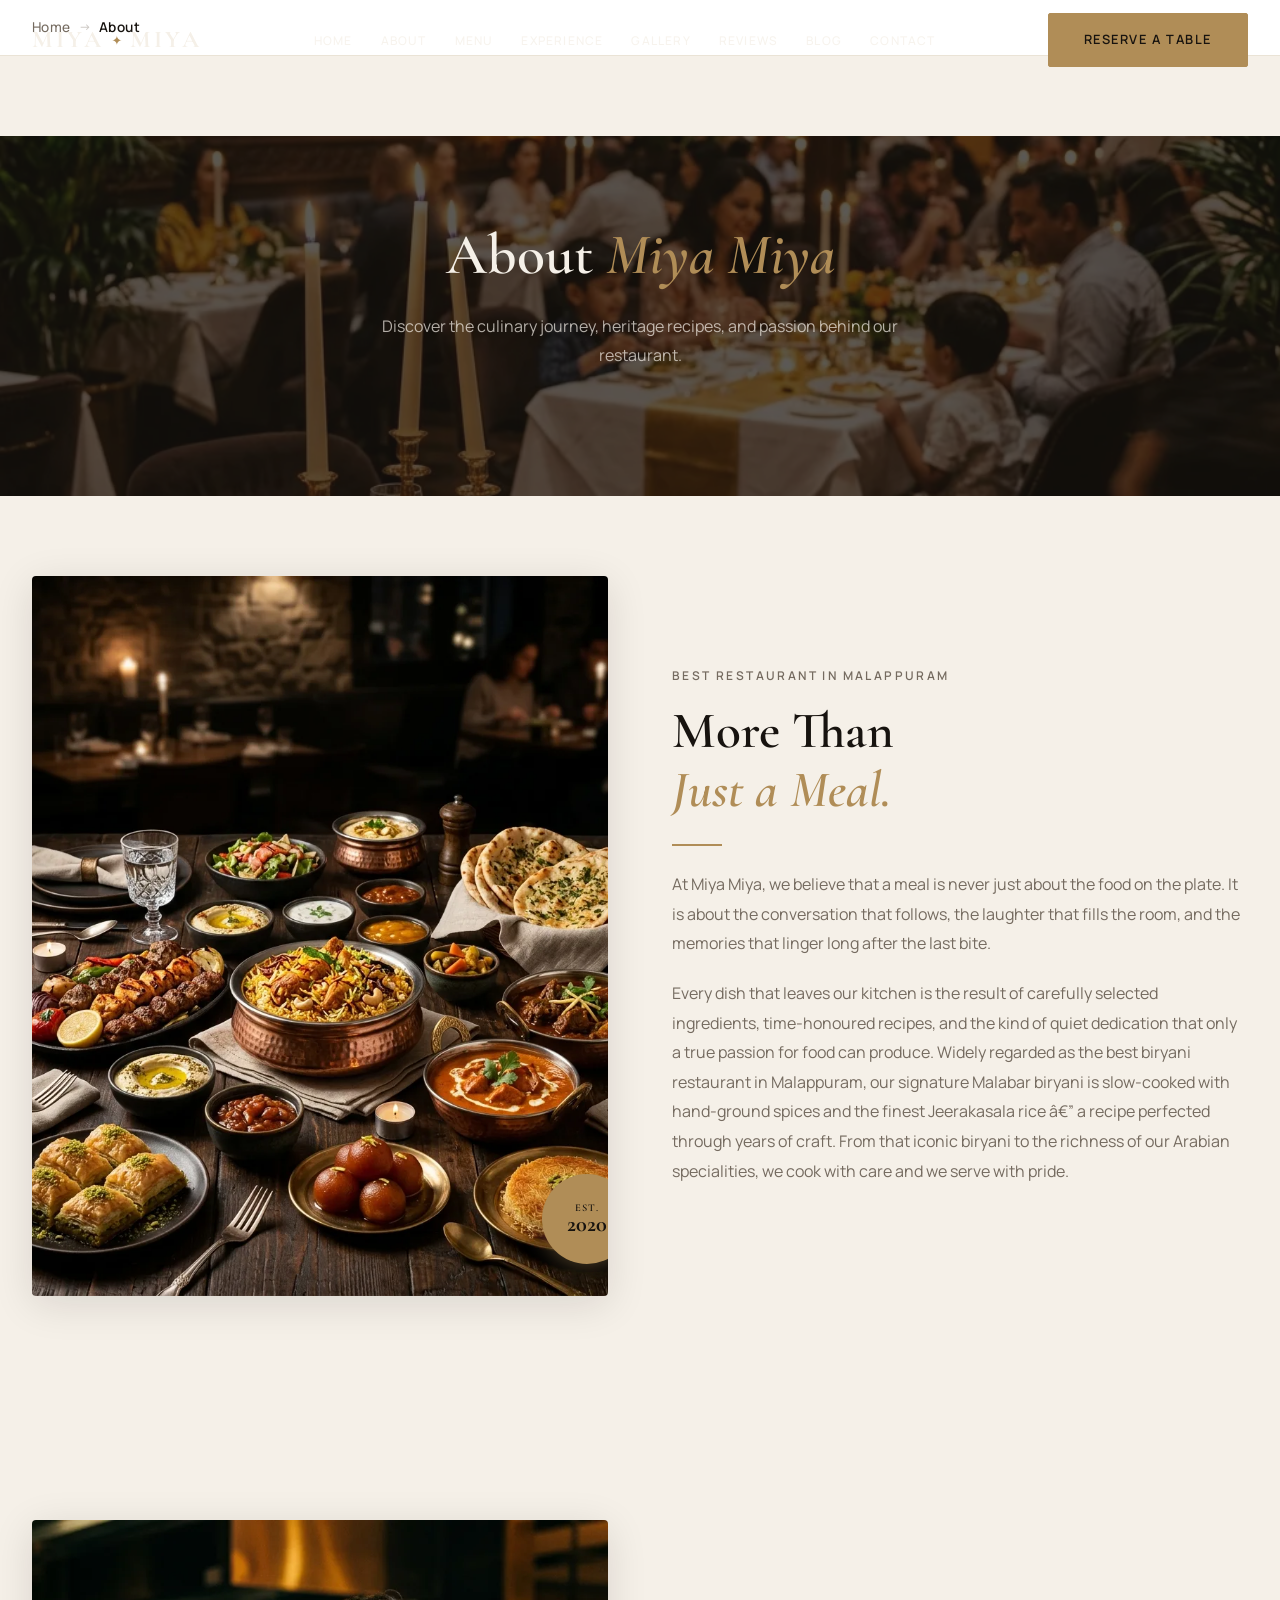
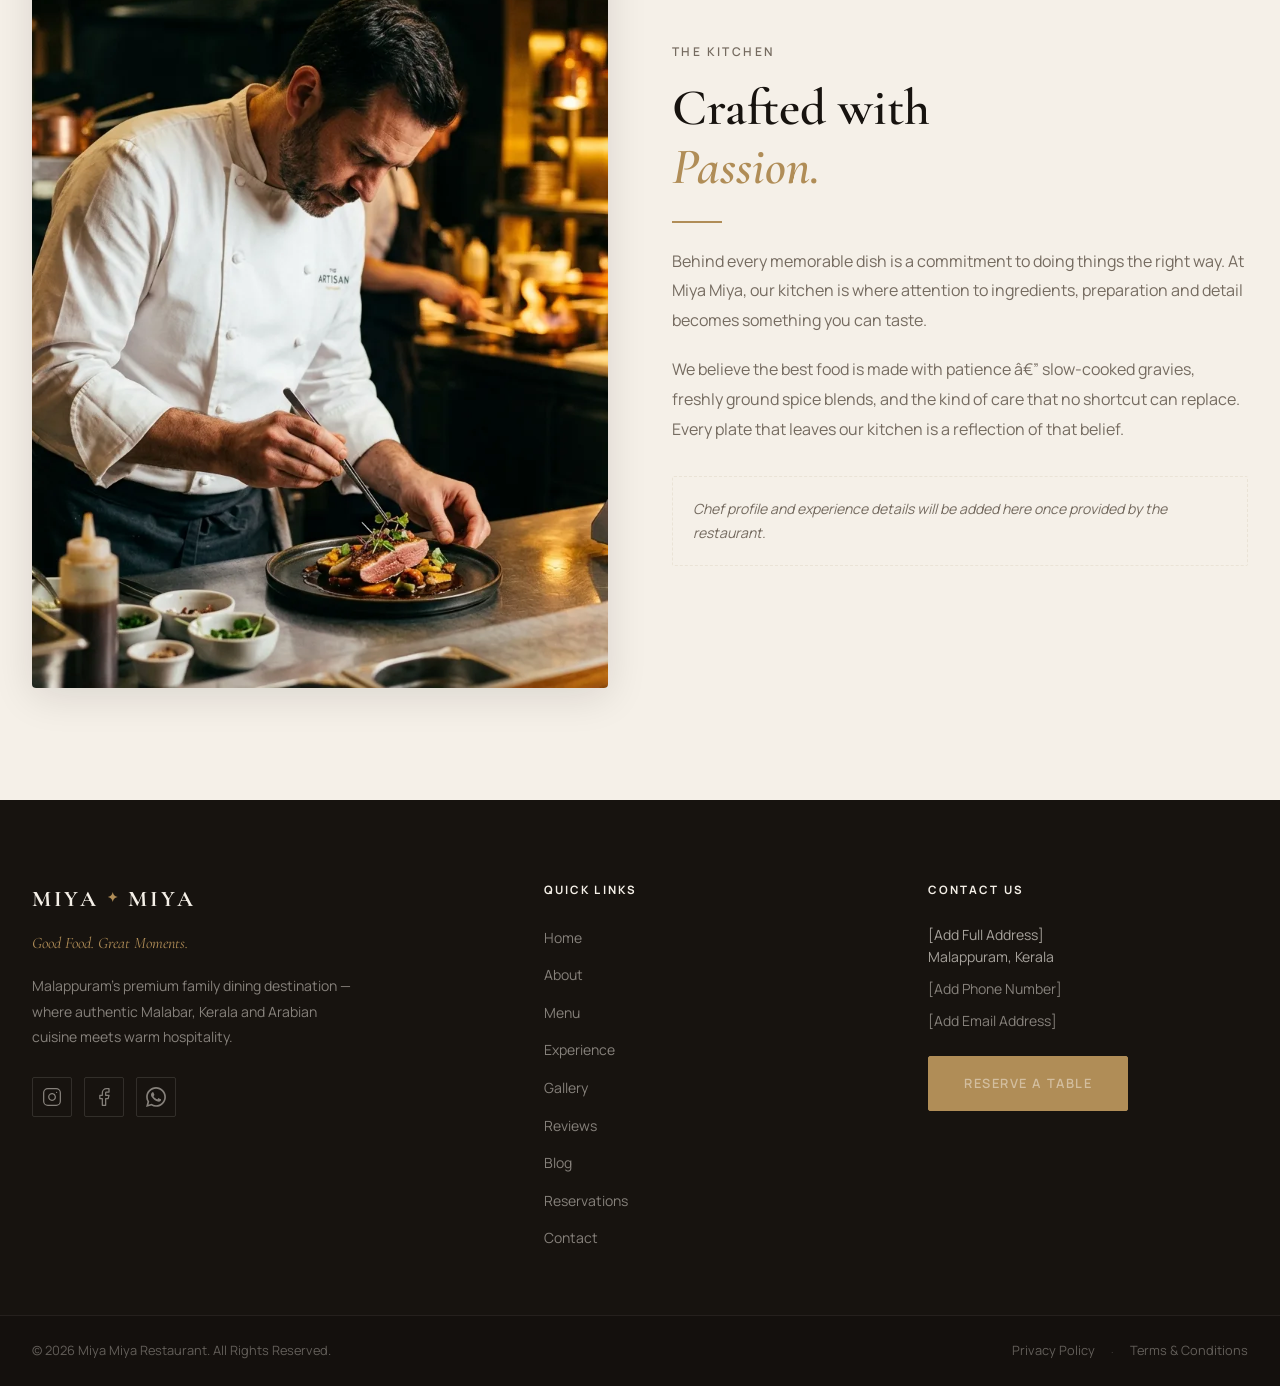
<file: about/index.html>
<!DOCTYPE html>
<html lang="en">
<head>
  <meta charset="UTF-8" />
  <meta name="viewport" content="width=device-width, initial-scale=1.0" />
  <meta http-equiv="X-UA-Compatible" content="IE=edge" />

  <!-- ======= PRIMARY SEO ======= -->
  <title>About Us | Miya Miya Restaurant | Best Restaurant in Malappuram</title>
  <meta name="description" content="Learn the story of Miya Miya Restaurant in Malappuram, Kerala. From authentic Malabar heritage recipes to Arabian cooking styles, explore our passion for quality and hospitality." />
  <meta name="keywords" content="About Miya Miya, best restaurant in Malappuram, family dining Malappuram, Kerala food history, Malabar kitchen" />
  <meta name="robots" content="index, follow" />
  <link rel="canonical" href="https://www.miyamiya.in/about/" />

  <!-- ======= OPEN GRAPH ======= -->
  <meta property="og:type" content="restaurant" />
  <meta property="og:title" content="About Us | Miya Miya Restaurant Malappuram" />
  <meta property="og:description" content="Discover our journey, heritage recipes, and dedication to serving the finest family dining experience in Malappuram." />
  <meta property="og:url" content="https://www.miyamiya.in/about/" />
  <meta property="og:image" content="https://www.miyamiya.in/assets/about_food_story.webp" />

  <!-- ======= FONTS ======= -->
  <link rel="preconnect" href="https://fonts.googleapis.com" />
  <link rel="preconnect" href="https://fonts.gstatic.com" crossorigin />
  <link href="https://fonts.googleapis.com/css2?family=Cormorant+Garamond:ital,wght@0,300;0,400;0,500;0,600;0,700;1,300;1,400;1,500&family=Playfair+Display:ital,wght@0,400;0,500;0,600;0,700;1,400;1,500&family=Inter:wght@300;400;500;600&family=Manrope:wght@300;400;500;600;700&display=swap" rel="stylesheet" />

  <!-- ======= STRUCTURED DATA ======= -->
  <script type="application/ld+json">
  {
    "@context": "https://schema.org",
    "@graph": [
      {
        "@type": "AboutPage",
        "@id": "https://www.miyamiya.in/about/#webpage",
        "url": "https://www.miyamiya.in/about/",
        "name": "About Us - Miya Miya Restaurant",
        "description": "Learn the story of Miya Miya Restaurant in Malappuram, Kerala."
      },
      {
        "@type": "BreadcrumbList",
        "itemListElement": [
          {"@type": "ListItem", "position": 1, "name": "Home", "item": "https://www.miyamiya.in/"},
          {"@type": "ListItem", "position": 2, "name": "About Us", "item": "https://www.miyamiya.in/about/"}
        ]
      }
    ]
  }
  </script>

  <link rel="stylesheet" href="/style.css" />
</head>
<body>

  <!-- ============================================================
       NAVIGATION
  ============================================================ -->
  <header id="navbar" role="banner" class="scrolled">
    <nav class="nav-container" aria-label="Main Navigation">
      <a href="/" class="nav-logo" aria-label="Miya Miya Restaurant Home">
        <span class="logo-miya">MIYA</span>
        <span class="logo-divider">✦</span>
        <span class="logo-miya">MIYA</span>
      </a>
      <ul class="nav-links" role="list" id="nav-links">
        <li><a href="/" class="nav-link">Home</a></li>
        <li><a href="/about" class="nav-link active">About</a></li>
        <li><a href="/menu" class="nav-link">Menu</a></li>
        <li><a href="/experience" class="nav-link">Experience</a></li>
        <li><a href="/gallery" class="nav-link">Gallery</a></li>
        <li><a href="/reviews" class="nav-link">Reviews</a></li>
        <li><a href="/blog" class="nav-link">Blog</a></li>
        <li><a href="/contact" class="nav-link">Contact</a></li>
      </ul>
      <div class="nav-actions">
        <a href="/reservation" class="btn btn-gold" id="nav-reserve-btn">Reserve a Table</a>
        <button class="hamburger" id="hamburger" aria-label="Toggle menu" aria-expanded="false" aria-controls="nav-links">
          <span></span><span></span><span></span>
        </button>
      </div>
    </nav>
    <div class="mobile-reserve-bar">
      <a href="/reservation" class="btn btn-gold btn-full">Reserve a Table</a>
    </div>
  </header>

  <!-- ======= BREADCRUMBS ======= -->
  <nav class="breadcrumb-container" aria-label="Breadcrumb">
    <div class="breadcrumb-wrap">
      <a href="/">Home</a>
      <span class="breadcrumb-separator" aria-hidden="true">&rarr;</span>
      <span class="breadcrumb-current">About</span>
    </div>
  </nav>

  <!-- ============================================================
       HERO COVER
  ============================================================ -->
  <section class="section-experience" style="min-height: 40vh; margin-top: 80px;" aria-label="About Us Cover">
    <div class="experience-media">
      <img src="/assets/miya-miya-restaurant-interior-malappuram.webp" alt="Miya Miya Restaurant interior" class="experience-bg" width="1024" height="1024" />
      <div class="experience-overlay" style="background: rgba(23, 19, 15, 0.7);"></div>
    </div>
    <div class="experience-content reveal-up visible">
      <h1 class="experience-headline">About <em>Miya Miya</em></h1>
      <p class="experience-body">Discover the culinary journey, heritage recipes, and passion behind our restaurant.</p>
    </div>
  </section>

  <!-- ============================================================
       STORY SECTION
  ============================================================ -->
  <section id="story" class="section-about" style="padding-top: 5rem;" aria-labelledby="story-heading">
    <div class="about-container">
      <div class="about-image-col reveal-left visible">
        <div class="about-img-frame">
          <img src="/assets/miya-miya-food-spread-malappuram.webp" alt="Miya Miya restaurant food menu" width="1024" height="1024" />
          <div class="about-img-badge">
            <span class="badge-num">Est.</span>
            <span class="badge-year">2020</span>
          </div>
        </div>
      </div>
      <div class="about-content-col reveal-right visible">
        <p class="section-eyebrow">Best Restaurant in Malappuram</p>
        <h2 id="story-heading" class="section-headline">More Than<br /><em>Just a Meal.</em></h2>
        <div class="about-divider"></div>
        <p class="about-body">
          At Miya Miya, we believe that a meal is never just about the food on the plate. It is about the conversation that follows, the laughter that fills the room, and the memories that linger long after the last bite.
        </p>
        <p class="about-body">
          Every dish that leaves our kitchen is the result of carefully selected ingredients, time-honoured recipes, and the kind of quiet dedication that only a true passion for food can produce. Widely regarded as the best biryani restaurant in Malappuram, our signature Malabar biryani is slow-cooked with hand-ground spices and the finest Jeerakasala rice â€” a recipe perfected through years of craft. From that iconic biryani to the richness of our Arabian specialities, we cook with care and we serve with pride.
        </p>
      </div>
    </div>
  </section>

  <!-- ============================================================
       CHEF SECTION
  ============================================================ -->
  <section class="section-chef" aria-labelledby="chef-heading">
    <div class="chef-container">
      <div class="chef-image-col reveal-left visible">
        <div class="chef-img-frame">
          <img src="/assets/miya-miya-restaurant-chef-cooking.webp" alt="Kitchen craftsmanship at Miya Miya Restaurant" width="1024" height="1024" />
        </div>
      </div>
      <div class="chef-content-col reveal-right visible">
        <p class="section-eyebrow">The Kitchen</p>
        <h2 id="chef-heading" class="section-headline">Crafted with<br /><em>Passion.</em></h2>
        <div class="about-divider"></div>
        <p class="about-body">
          Behind every memorable dish is a commitment to doing things the right way. At Miya Miya, our kitchen is where attention to ingredients, preparation and detail becomes something you can taste.
        </p>
        <p class="about-body">
          We believe the best food is made with patience â€” slow-cooked gravies, freshly ground spice blends, and the kind of care that no shortcut can replace. Every plate that leaves our kitchen is a reflection of that belief.
        </p>
        <div class="chef-detail-placeholder">
          <p class="chef-note">
            <em>Chef profile and experience details will be added here once provided by the restaurant.</em>
          </p>
        </div>
      </div>
    </div>
  </section>

  <!-- ============================================================
       FOOTER
  ============================================================ -->
  <footer class="footer" role="contentinfo">
    <div class="footer-top">
      <div class="footer-brand">
        <a href="/" class="footer-logo" aria-label="Miya Miya Restaurant Home">
          <span>MIYA</span>
          <span class="footer-logo-divider">✦</span>
          <span>MIYA</span>
        </a>
        <p class="footer-tagline">Good Food. Great Moments.</p>
        <p class="footer-desc">Malappuram's premium family dining destination &mdash; where authentic Malabar, Kerala and Arabian cuisine meets warm hospitality.</p>
        <div class="footer-social">
          <a href="https://instagram.com/miyamiya" target="_blank" rel="noopener noreferrer" aria-label="Miya Miya on Instagram">
            <svg width="20" height="20" viewBox="0 0 24 24" fill="none" stroke="currentColor" stroke-width="1.5" stroke-linecap="round" stroke-linejoin="round" aria-hidden="true"><rect x="2" y="2" width="20" height="20" rx="5" ry="5"/><path d="M16 11.37A4 4 0 1112.63 8 4 4 0 0116 11.37z"/><line x1="17.5" y1="6.5" x2="17.51" y2="6.5"/></svg>
          </a>
          <a href="https://facebook.com/miyamiya" target="_blank" rel="noopener noreferrer" aria-label="Miya Miya on Facebook">
            <svg width="20" height="20" viewBox="0 0 24 24" fill="none" stroke="currentColor" stroke-width="1.5" stroke-linecap="round" stroke-linejoin="round" aria-hidden="true"><path d="M18 2h-3a5 5 0 00-5 5v3H7v4h3v8h4v-8h3l1-4h-4V7a1 1 0 011-1h3z"/></svg>
          </a>
          <a href="https://wa.me/[ADD-WHATSAPP]" target="_blank" rel="noopener noreferrer" aria-label="Miya Miya on WhatsApp">
            <svg width="20" height="20" viewBox="0 0 24 24" fill="currentColor" aria-hidden="true"><path d="M.057 24l1.687-6.163c-1.041-1.804-1.588-3.849-1.587-5.946.003-6.556 5.338-11.891 11.893-11.891 3.181.001 6.167 1.24 8.413 3.488 2.245 2.248 3.481 5.236 3.48 8.414-.003 6.557-5.338 11.892-11.893 11.892-1.99-.001-3.951-.5-5.688-1.448l-6.305 1.654zm6.597-3.807c1.676.995 3.276 1.591 5.392 1.592 5.448 0 9.886-4.434 9.889-9.885.002-5.462-4.415-9.89-9.881-9.892-5.452 0-9.887 4.434-9.889 9.884-.001 2.225.651 3.891 1.746 5.634l-.999 3.648 3.742-.981zm11.387-5.464c-.074-.124-.272-.198-.57-.347-.297-.149-1.758-.868-2.031-.967-.272-.099-.47-.149-.669.149-.198.297-.768.967-.941 1.165-.173.198-.347.223-.644.074-.297-.149-1.255-.462-2.39-1.475-.883-.788-1.48-1.761-1.653-2.059-.173-.297-.018-.458.13-.606.134-.133.297-.347.446-.521.151-.172.2-.296.3-.495.099-.198.05-.372-.025-.521-.075-.148-.669-1.611-.916-2.206-.242-.579-.487-.501-.669-.51l-.57-.01c-.198 0-.52.074-.792.372s-1.04 1.016-1.04 2.479 1.065 2.876 1.213 3.074c.149.198 2.095 3.2 5.076 4.487.709.306 1.263.489 1.694.626.712.226 1.36.194 1.872.118.571-.085 1.758-.719 2.006-1.413.248-.695.248-1.29.173-1.414z"/></svg>
          </a>
        </div>
      </div>

      <nav class="footer-nav" aria-label="Footer navigation">
        <h3 class="footer-nav-title">Quick Links</h3>
        <ul role="list">
          <li><a href="/">Home</a></li>
          <li><a href="/about">About</a></li>
          <li><a href="/menu">Menu</a></li>
          <li><a href="/experience">Experience</a></li>
          <li><a href="/gallery">Gallery</a></li>
          <li><a href="/reviews">Reviews</a></li>
          <li><a href="/blog">Blog</a></li>
          <li><a href="/reservation">Reservations</a></li>
          <li><a href="/contact">Contact</a></li>
        </ul>
      </nav>

      <div class="footer-contact-block">
        <h3 class="footer-nav-title">Contact Us</h3>
        <address>
          <p>[Add Full Address]<br />Malappuram, Kerala</p>
          <p><a href="tel:[ADD-PHONE]">[Add Phone Number]</a></p>
          <p><a href="mailto:[ADD-EMAIL]">[Add Email Address]</a></p>
        </address>
        <a href="/reservation" class="btn btn-gold" style="margin-top:1.5rem;display:inline-block;">Reserve a Table</a>
      </div>
    </div>

    <div class="footer-bottom">
      <p>&copy; <span id="year"></span> Miya Miya Restaurant. All Rights Reserved.</p>
      <div class="footer-legal">
        <a href="/privacy-policy">Privacy Policy</a>
        <span aria-hidden="true">&middot;</span>
        <a href="/terms">Terms &amp; Conditions</a>
      </div>
    </div>
  </footer>

  <script src="/script.js"></script>
</body>
</html>
</file>
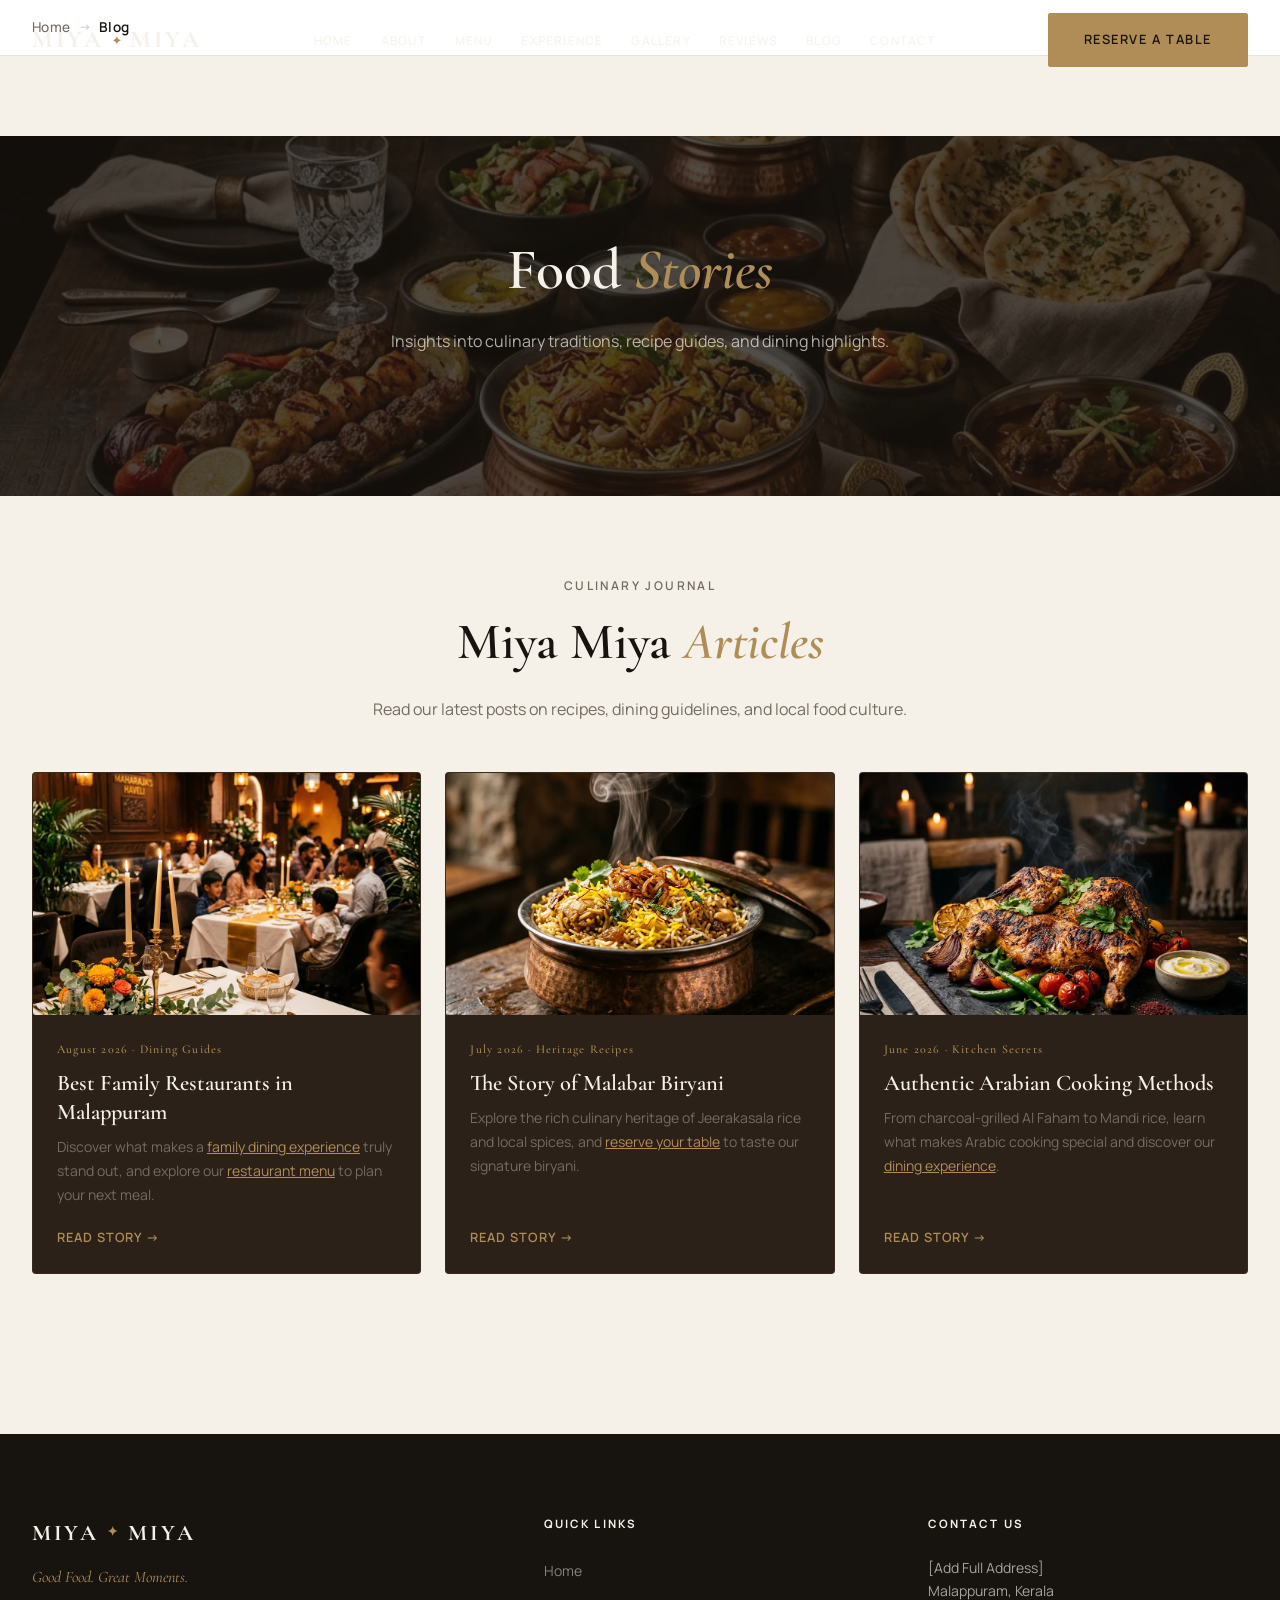
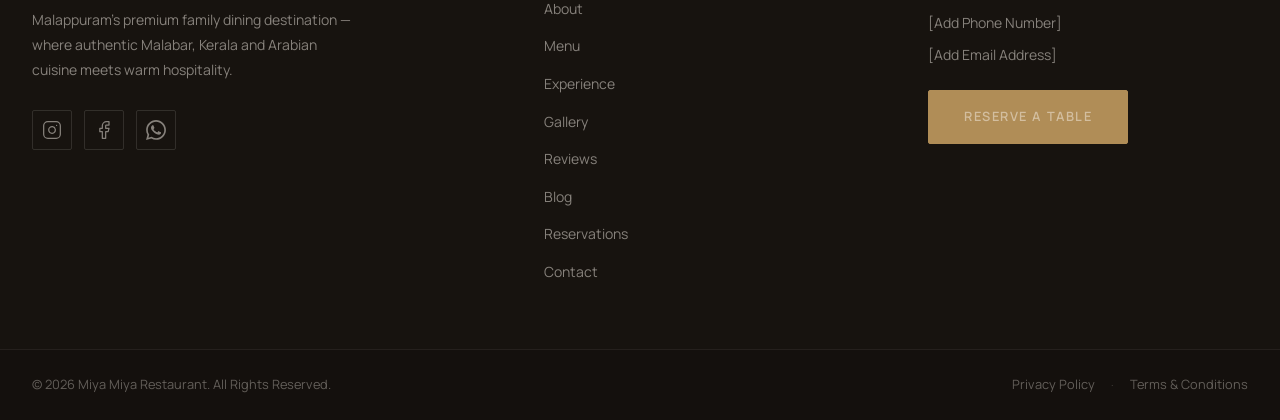
<file: blog/index.html>
<!DOCTYPE html>
<html lang="en">
<head>
  <meta charset="UTF-8" />
  <meta name="viewport" content="width=device-width, initial-scale=1.0" />
  <meta http-equiv="X-UA-Compatible" content="IE=edge" />

  <!-- ======= PRIMARY SEO ======= -->
  <title>Blog &amp; Food Stories | Miya Miya Restaurant Malappuram</title>
  <meta name="description" content="Explore culinary guides, traditional recipes, and local food culture on the Miya Miya Restaurant Blog. Learn the secrets of Malabar food." />
  <meta name="keywords" content="Miya Miya Blog, Malabar food history, cooking stories Kerala, best restaurants guide Malappuram" />
  <meta name="robots" content="index, follow" />
  <link rel="canonical" href="https://www.miyamiya.in/blog/" />

  <!-- ======= OPEN GRAPH ======= -->
  <meta property="og:type" content="website" />
  <meta property="og:title" content="Blog &amp; Food Stories | Miya Miya Restaurant Malappuram" />
  <meta property="og:description" content="Culinary insights and food stories from the heart of Malappuram." />
  <meta property="og:url" content="https://www.miyamiya.in/blog/" />
  <meta property="og:image" content="https://www.miyamiya.in/assets/about_food_story.webp" />

  <!-- ======= FONTS ======= -->
  <link rel="preconnect" href="https://fonts.googleapis.com" />
  <link rel="preconnect" href="https://fonts.gstatic.com" crossorigin />
  <link href="https://fonts.googleapis.com/css2?family=Cormorant+Garamond:ital,wght@0,300;0,400;0,500;0,600;0,700;1,300;1,400;1,500&family=Playfair+Display:ital,wght@0,400;0,500;0,600;0,700;1,400;1,500&family=Inter:wght@300;400;500;600&family=Manrope:wght@300;400;500;600;700&display=swap" rel="stylesheet" />

  <!-- ======= STRUCTURED DATA ======= -->
  <script type="application/ld+json">
  {
    "@context": "https://schema.org",
    "@graph": [
      {
        "@type": "Blog",
        "@id": "https://www.miyamiya.in/blog/#blog",
        "name": "Miya Miya Food & Dining Blog",
        "description": "Articles on food culture and recipes by Miya Miya.",
        "url": "https://www.miyamiya.in/blog/"
      },
      {
        "@type": "BreadcrumbList",
        "itemListElement": [
          {"@type": "ListItem", "position": 1, "name": "Home", "item": "https://www.miyamiya.in/"},
          {"@type": "ListItem", "position": 2, "name": "Blog", "item": "https://www.miyamiya.in/blog/"}
        ]
      }
    ]
  }
  </script>

  <link rel="stylesheet" href="/style.css" />
</head>
<body>

  <!-- ============================================================
       NAVIGATION
  ============================================================ -->
  <header id="navbar" role="banner" class="scrolled">
    <nav class="nav-container" aria-label="Main Navigation">
      <a href="/" class="nav-logo" aria-label="Miya Miya Restaurant Home">
        <span class="logo-miya">MIYA</span>
        <span class="logo-divider">✦</span>
        <span class="logo-miya">MIYA</span>
      </a>
      <ul class="nav-links" role="list" id="nav-links">
        <li><a href="/" class="nav-link">Home</a></li>
        <li><a href="/about" class="nav-link">About</a></li>
        <li><a href="/menu" class="nav-link">Menu</a></li>
        <li><a href="/experience" class="nav-link">Experience</a></li>
        <li><a href="/gallery" class="nav-link">Gallery</a></li>
        <li><a href="/reviews" class="nav-link">Reviews</a></li>
        <li><a href="/blog" class="nav-link active">Blog</a></li>
        <li><a href="/contact" class="nav-link">Contact</a></li>
      </ul>
      <div class="nav-actions">
        <a href="/reservation" class="btn btn-gold" id="nav-reserve-btn">Reserve a Table</a>
        <button class="hamburger" id="hamburger" aria-label="Toggle menu" aria-expanded="false" aria-controls="nav-links">
          <span></span><span></span><span></span>
        </button>
      </div>
    </nav>
    <div class="mobile-reserve-bar">
      <a href="/reservation" class="btn btn-gold btn-full">Reserve a Table</a>
    </div>
  </header>

  <!-- ======= BREADCRUMBS ======= -->
  <nav class="breadcrumb-container" aria-label="Breadcrumb">
    <div class="breadcrumb-wrap">
      <a href="/">Home</a>
      <span class="breadcrumb-separator" aria-hidden="true">&rarr;</span>
      <span class="breadcrumb-current">Blog</span>
    </div>
  </nav>

  <!-- ============================================================
       HERO COVER
  ============================================================ -->
  <section class="section-experience" style="min-height: 40vh; margin-top: 80px;" aria-label="Blog Cover">
    <div class="experience-media">
      <img src="/assets/miya-miya-food-spread-malappuram.webp" alt="Food story background banner" class="experience-bg" width="1024" height="1024" />
      <div class="experience-overlay" style="background: rgba(23, 19, 15, 0.75);"></div>
    </div>
    <div class="experience-content reveal-up visible">
      <h1 class="experience-headline">Food <em>Stories</em></h1>
      <p class="experience-body">Insights into culinary traditions, recipe guides, and dining highlights.</p>
    </div>
  </section>

  <!-- ============================================================
       BLOG LISTINGS
  ============================================================ -->
  <section id="blog-grid-section" class="section-menu" style="padding-top: 5rem; background: var(--color-ivory);" aria-labelledby="blog-heading">
    <div class="menu-container">
      <p class="section-eyebrow">Culinary Journal</p>
      <h2 id="blog-heading" class="section-headline">
        Miya Miya <em>Articles</em>
      </h2>
      <p class="menu-intro">Read our latest posts on recipes, dining guidelines, and local food culture.</p>

      <div class="specials-grid" style="text-align: left;">
        
        <article class="dish-card" aria-label="Blog Post: Best Family Restaurants in Malappuram">
          <div class="dish-card-img-wrap" style="aspect-ratio: 16/10;">
            <img src="/assets/miya-miya-restaurant-interior-malappuram.webp" alt="Miya Miya dining hall" loading="lazy" width="1024" height="1024" />
          </div>
          <div class="dish-card-body">
            <span class="why-num" style="margin-bottom:0.5rem;font-size:0.75rem;">August 2026 · Dining Guides</span>
            <h3 class="dish-name" style="font-size:1.4rem;"><a href="/blog">Best Family Restaurants in Malappuram</a></h3>
            <p class="dish-desc" style="color:var(--color-warm-grey)">Discover what makes a <a href="/experience" style="color: var(--color-gold); text-decoration: underline;">family dining experience</a> truly stand out, and explore our <a href="/menu" style="color: var(--color-gold); text-decoration: underline;">restaurant menu</a> to plan your next meal.</p>
            <a href="/experience" class="occasion-link">Read Story →</a>
          </div>
        </article>

        <article class="dish-card" aria-label="Blog Post: Story of Malabar Biryani">
          <div class="dish-card-img-wrap" style="aspect-ratio: 16/10;">
            <img src="/assets/miya-miya-restaurant-malappuram-biryani.webp" alt="Authentic Malabar Biryani" loading="lazy" width="1024" height="1024" />
          </div>
          <div class="dish-card-body">
            <span class="why-num" style="margin-bottom:0.5rem;font-size:0.75rem;">July 2026 · Heritage Recipes</span>
            <h3 class="dish-name" style="font-size:1.4rem;"><a href="/blog">The Story of Malabar Biryani</a></h3>
            <p class="dish-desc" style="color:var(--color-warm-grey)">Explore the rich culinary heritage of Jeerakasala rice and local spices, and <a href="/reservation" style="color: var(--color-gold); text-decoration: underline;">reserve your table</a> to taste our signature biryani.</p>
            <a href="/menu" class="occasion-link">Read Story →</a>
          </div>
        </article>

        <article class="dish-card" aria-label="Blog Post: Arabian Grill Secret">
          <div class="dish-card-img-wrap" style="aspect-ratio: 16/10;">
            <img src="/assets/miya-miya-restaurant-grilled-chicken.webp" alt="Al Faham grilled chicken" loading="lazy" width="1024" height="1024" />
          </div>
          <div class="dish-card-body">
            <span class="why-num" style="margin-bottom:0.5rem;font-size:0.75rem;">June 2026 · Kitchen Secrets</span>
            <h3 class="dish-name" style="font-size:1.4rem;"><a href="/blog">Authentic Arabian Cooking Methods</a></h3>
            <p class="dish-desc" style="color:var(--color-warm-grey)">From charcoal-grilled Al Faham to Mandi rice, learn what makes Arabic cooking special and discover our <a href="/experience" style="color: var(--color-gold); text-decoration: underline;">dining experience</a>.</p>
            <a href="/experience" class="occasion-link">Read Story →</a>
          </div>
        </article>

      </div>
    </div>
  </section>

  <!-- ============================================================
       FOOTER
  ============================================================ -->
  <footer class="footer" role="contentinfo">
    <div class="footer-top">
      <div class="footer-brand">
        <a href="/" class="footer-logo" aria-label="Miya Miya Restaurant Home">
          <span>MIYA</span>
          <span class="footer-logo-divider">✦</span>
          <span>MIYA</span>
        </a>
        <p class="footer-tagline">Good Food. Great Moments.</p>
        <p class="footer-desc">Malappuram's premium family dining destination &mdash; where authentic Malabar, Kerala and Arabian cuisine meets warm hospitality.</p>
        <div class="footer-social">
          <a href="https://instagram.com/miyamiya" target="_blank" rel="noopener noreferrer" aria-label="Miya Miya on Instagram">
            <svg width="20" height="20" viewBox="0 0 24 24" fill="none" stroke="currentColor" stroke-width="1.5" stroke-linecap="round" stroke-linejoin="round" aria-hidden="true"><rect x="2" y="2" width="20" height="20" rx="5" ry="5"/><path d="M16 11.37A4 4 0 1112.63 8 4 4 0 0116 11.37z"/><line x1="17.5" y1="6.5" x2="17.51" y2="6.5"/></svg>
          </a>
          <a href="https://facebook.com/miyamiya" target="_blank" rel="noopener noreferrer" aria-label="Miya Miya on Facebook">
            <svg width="20" height="20" viewBox="0 0 24 24" fill="none" stroke="currentColor" stroke-width="1.5" stroke-linecap="round" stroke-linejoin="round" aria-hidden="true"><path d="M18 2h-3a5 5 0 00-5 5v3H7v4h3v8h4v-8h3l1-4h-4V7a1 1 0 011-1h3z"/></svg>
          </a>
          <a href="https://wa.me/[ADD-WHATSAPP]" target="_blank" rel="noopener noreferrer" aria-label="Miya Miya on WhatsApp">
            <svg width="20" height="20" viewBox="0 0 24 24" fill="currentColor" aria-hidden="true"><path d="M.057 24l1.687-6.163c-1.041-1.804-1.588-3.849-1.587-5.946.003-6.556 5.338-11.891 11.893-11.891 3.181.001 6.167 1.24 8.413 3.488 2.245 2.248 3.481 5.236 3.48 8.414-.003 6.557-5.338 11.892-11.893 11.892-1.99-.001-3.951-.5-5.688-1.448l-6.305 1.654zm6.597-3.807c1.676.995 3.276 1.591 5.392 1.592 5.448 0 9.886-4.434 9.889-9.885.002-5.462-4.415-9.89-9.881-9.892-5.452 0-9.887 4.434-9.889 9.884-.001 2.225.651 3.891 1.746 5.634l-.999 3.648 3.742-.981zm11.387-5.464c-.074-.124-.272-.198-.57-.347-.297-.149-1.758-.868-2.031-.967-.272-.099-.47-.149-.669.149-.198.297-.768.967-.941 1.165-.173.198-.347.223-.644.074-.297-.149-1.255-.462-2.39-1.475-.883-.788-1.48-1.761-1.653-2.059-.173-.297-.018-.458.13-.606.134-.133.297-.347.446-.521.151-.172.2-.296.3-.495.099-.198.05-.372-.025-.521-.075-.148-.669-1.611-.916-2.206-.242-.579-.487-.501-.669-.51l-.57-.01c-.198 0-.52.074-.792.372s-1.04 1.016-1.04 2.479 1.065 2.876 1.213 3.074c.149.198 2.095 3.2 5.076 4.487.709.306 1.263.489 1.694.626.712.226 1.36.194 1.872.118.571-.085 1.758-.719 2.006-1.413.248-.695.248-1.29.173-1.414z"/></svg>
          </a>
        </div>
      </div>

      <nav class="footer-nav" aria-label="Footer navigation">
        <h3 class="footer-nav-title">Quick Links</h3>
        <ul role="list">
          <li><a href="/">Home</a></li>
          <li><a href="/about">About</a></li>
          <li><a href="/menu">Menu</a></li>
          <li><a href="/experience">Experience</a></li>
          <li><a href="/gallery">Gallery</a></li>
          <li><a href="/reviews">Reviews</a></li>
          <li><a href="/blog">Blog</a></li>
          <li><a href="/reservation">Reservations</a></li>
          <li><a href="/contact">Contact</a></li>
        </ul>
      </nav>

      <div class="footer-contact-block">
        <h3 class="footer-nav-title">Contact Us</h3>
        <address>
          <p>[Add Full Address]<br />Malappuram, Kerala</p>
          <p><a href="tel:[ADD-PHONE]">[Add Phone Number]</a></p>
          <p><a href="mailto:[ADD-EMAIL]">[Add Email Address]</a></p>
        </address>
        <a href="/reservation" class="btn btn-gold" style="margin-top:1.5rem;display:inline-block;">Reserve a Table</a>
      </div>
    </div>

    <div class="footer-bottom">
      <p>&copy; <span id="year"></span> Miya Miya Restaurant. All Rights Reserved.</p>
      <div class="footer-legal">
        <a href="/privacy-policy">Privacy Policy</a>
        <span aria-hidden="true">&middot;</span>
        <a href="/terms">Terms &amp; Conditions</a>
      </div>
    </div>
  </footer>

  <script src="/script.js"></script>
</body>
</html>
</file>
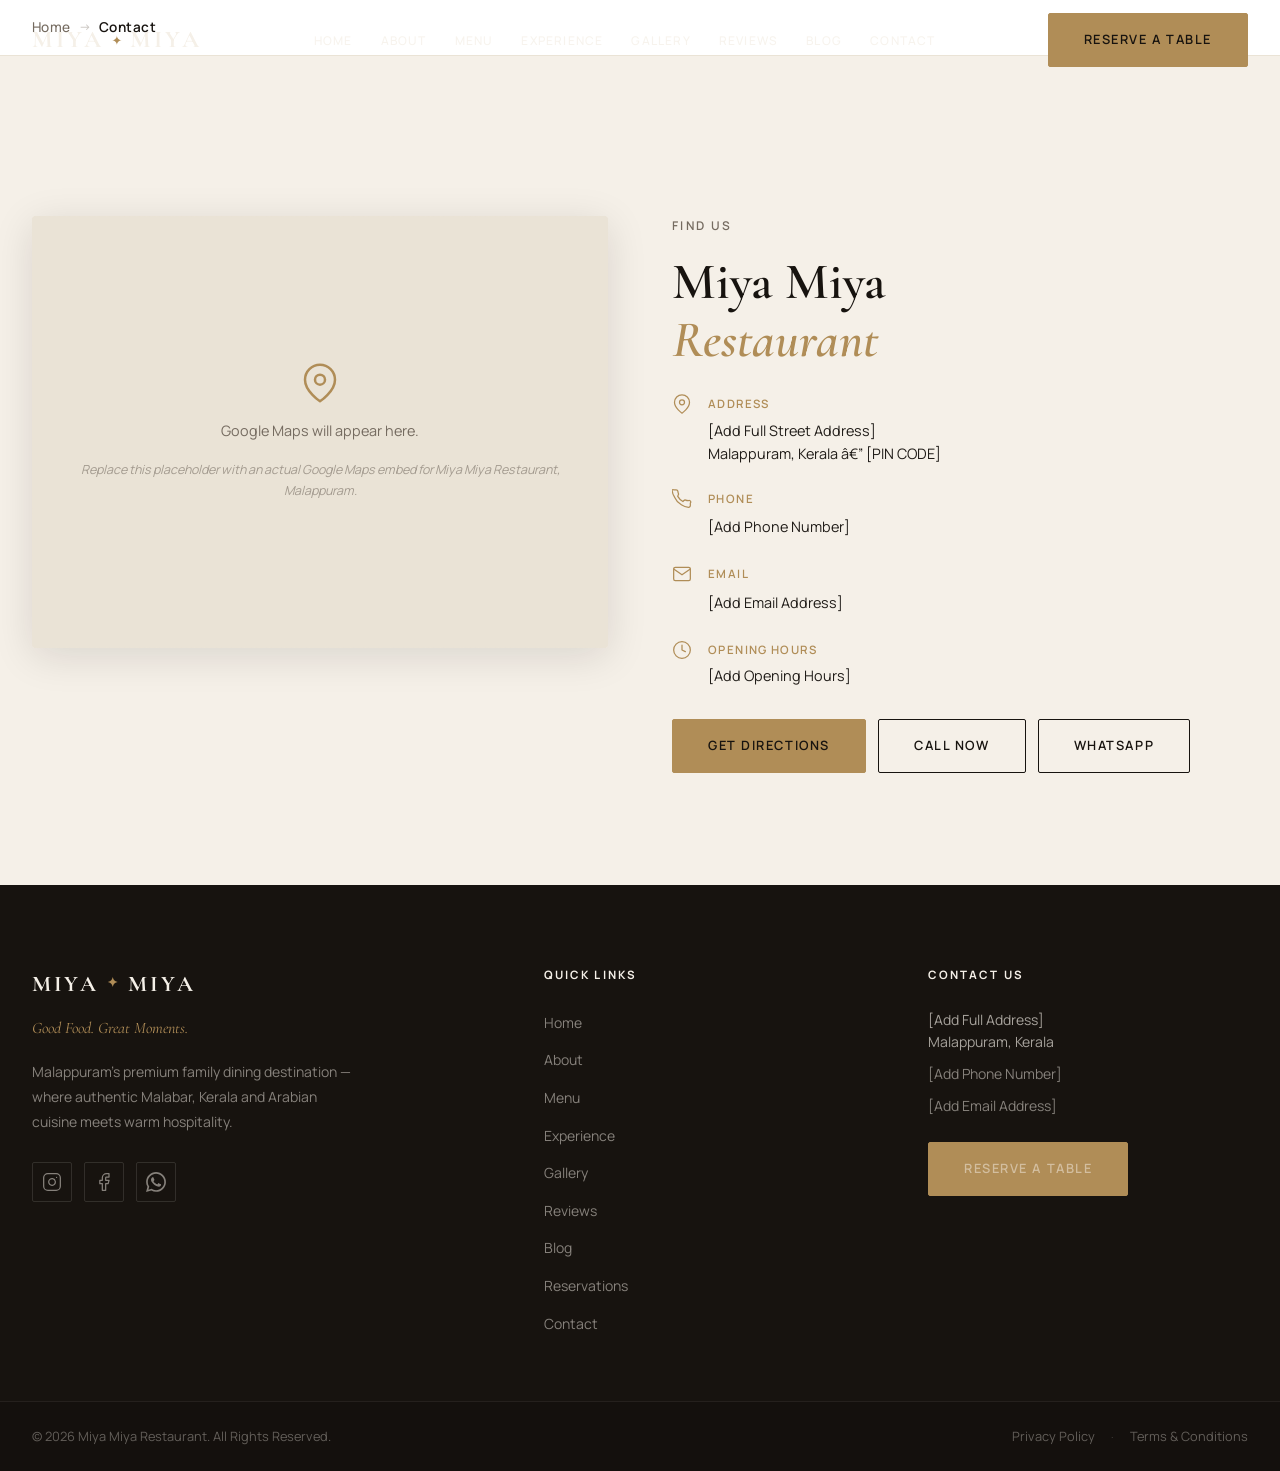
<file: contact/index.html>
<!DOCTYPE html>
<html lang="en">
<head>
  <meta charset="UTF-8" />
  <meta name="viewport" content="width=device-width, initial-scale=1.0" />
  <meta http-equiv="X-UA-Compatible" content="IE=edge" />

  <!-- ======= PRIMARY SEO ======= -->
  <title>Contact Us | Miya Miya Restaurant Malappuram</title>
  <meta name="description" content="Get directions, opening hours, and contact details for Miya Miya Restaurant in Malappuram, Kerala. Call us, email us, or chat via WhatsApp." />
  <meta name="keywords" content="Contact Miya Miya, Miya Miya address, phone number Malappuram restaurant, opening hours" />
  <meta name="robots" content="index, follow" />
  <link rel="canonical" href="https://www.miyamiya.in/contact/" />

  <!-- ======= OPEN GRAPH ======= -->
  <meta property="og:type" content="website" />
  <meta property="og:title" content="Contact Us | Miya Miya Restaurant Malappuram" />
  <meta property="og:description" content="Reach out to us or find directions to our premium family restaurant in Malappuram." />
  <meta property="og:url" content="https://www.miyamiya.in/contact/" />
  <meta property="og:image" content="https://www.miyamiya.in/assets/restaurant_interior.webp" />

  <!-- ======= FONTS ======= -->
  <link rel="preconnect" href="https://fonts.googleapis.com" />
  <link rel="preconnect" href="https://fonts.gstatic.com" crossorigin />
  <link href="https://fonts.googleapis.com/css2?family=Cormorant+Garamond:ital,wght@0,300;0,400;0,500;0,600;0,700;1,300;1,400;1,500&family=Playfair+Display:ital,wght@0,400;0,500;0,600;0,700;1,400;1,500&family=Inter:wght@300;400;500;600&family=Manrope:wght@300;400;500;600;700&display=swap" rel="stylesheet" />

  <!-- ======= STRUCTURED DATA ======= -->
  <script type="application/ld+json">
  {
    "@context": "https://schema.org",
    "@graph": [
      {
        "@type": "ContactPage",
        "@id": "https://www.miyamiya.in/contact/#webpage",
        "url": "https://www.miyamiya.in/contact/",
        "name": "Contact Us - Miya Miya Restaurant",
        "description": "Contact details and location map for Miya Miya Restaurant, Malappuram."
      },
      {
        "@type": "BreadcrumbList",
        "itemListElement": [
          {"@type": "ListItem", "position": 1, "name": "Home", "item": "https://www.miyamiya.in/"},
          {"@type": "ListItem", "position": 2, "name": "Contact Us", "item": "https://www.miyamiya.in/contact/"}
        ]
      }
    ]
  }
  </script>

  <link rel="stylesheet" href="/style.css" />
</head>
<body>

  <!-- ============================================================
       NAVIGATION
  ============================================================ -->
  <header id="navbar" role="banner" class="scrolled">
    <nav class="nav-container" aria-label="Main Navigation">
      <a href="/" class="nav-logo" aria-label="Miya Miya Restaurant Home">
        <span class="logo-miya">MIYA</span>
        <span class="logo-divider">✦</span>
        <span class="logo-miya">MIYA</span>
      </a>
      <ul class="nav-links" role="list" id="nav-links">
        <li><a href="/" class="nav-link">Home</a></li>
        <li><a href="/about" class="nav-link">About</a></li>
        <li><a href="/menu" class="nav-link">Menu</a></li>
        <li><a href="/experience" class="nav-link">Experience</a></li>
        <li><a href="/gallery" class="nav-link">Gallery</a></li>
        <li><a href="/reviews" class="nav-link">Reviews</a></li>
        <li><a href="/blog" class="nav-link">Blog</a></li>
        <li><a href="/contact" class="nav-link active">Contact</a></li>
      </ul>
      <div class="nav-actions">
        <a href="/reservation" class="btn btn-gold" id="nav-reserve-btn">Reserve a Table</a>
        <button class="hamburger" id="hamburger" aria-label="Toggle menu" aria-expanded="false" aria-controls="nav-links">
          <span></span><span></span><span></span>
        </button>
      </div>
    </nav>
    <div class="mobile-reserve-bar">
      <a href="/reservation" class="btn btn-gold btn-full">Reserve a Table</a>
    </div>
  </header>

  <!-- ======= BREADCRUMBS ======= -->
  <nav class="breadcrumb-container" aria-label="Breadcrumb">
    <div class="breadcrumb-wrap">
      <a href="/">Home</a>
      <span class="breadcrumb-separator" aria-hidden="true">&rarr;</span>
      <span class="breadcrumb-current">Contact</span>
    </div>
  </nav>

  <!-- ============================================================
       CONTACT SECTION
  ============================================================ -->
  <section id="contact-page" class="section-contact" style="margin-top: 80px; padding-top: 5rem;" aria-labelledby="contact-heading">
    <div class="contact-container">
      <div class="contact-map reveal-left visible">
        <div class="map-placeholder" role="img" aria-label="Map location of Miya Miya Restaurant, Malappuram">
          <div class="map-placeholder-inner">
            <svg width="40" height="40" viewBox="0 0 24 24" fill="none" stroke="#B08D57" stroke-width="1.5" stroke-linecap="round" stroke-linejoin="round" aria-hidden="true"><path d="M21 10c0 7-9 13-9 13s-9-6-9-13a9 9 0 0118 0z"/><circle cx="12" cy="10" r="3"/></svg>
            <p>Google Maps will appear here.</p>
            <p class="map-note">Replace this placeholder with an actual Google Maps embed for Miya Miya Restaurant, Malappuram.</p>
          </div>
        </div>
      </div>

      <div class="contact-info reveal-right visible">
        <p class="section-eyebrow">Find Us</p>
        <h2 id="contact-heading" class="section-headline">
          Miya Miya<br /><em>Restaurant</em>
        </h2>
        <div class="contact-details">
          <div class="contact-item">
            <svg width="20" height="20" viewBox="0 0 24 24" fill="none" stroke="#B08D57" stroke-width="1.5" stroke-linecap="round" stroke-linejoin="round" aria-hidden="true"><path d="M21 10c0 7-9 13-9 13s-9-6-9-13a9 9 0 0118 0z"/><circle cx="12" cy="10" r="3"/></svg>
            <div>
              <p class="contact-label">Address</p>
              <address class="contact-value">[Add Full Street Address]<br />Malappuram, Kerala â€” [PIN CODE]</address>
            </div>
          </div>
          <div class="contact-item">
            <svg width="20" height="20" viewBox="0 0 24 24" fill="none" stroke="#B08D57" stroke-width="1.5" stroke-linecap="round" stroke-linejoin="round" aria-hidden="true"><path d="M22 16.92v3a2 2 0 01-2.18 2 19.79 19.79 0 01-8.63-3.07A19.5 19.5 0 013.09 9.81a19.79 19.79 0 01-3.07-8.63A2 2 0 012 .93h3a2 2 0 012 1.72c.127.96.361 1.903.7 2.81a2 2 0 01-.45 2.11L6.91 8.91a16 16 0 006.16 6.16l1.27-1.27a2 2 0 012.11-.45c.907.339 1.85.573 2.81.7A2 2 0 0122 16.92z"/></svg>
            <div>
              <p class="contact-label">Phone</p>
              <a href="tel:[ADD-PHONE]" class="contact-value contact-link">[Add Phone Number]</a>
            </div>
          </div>
          <div class="contact-item">
            <svg width="20" height="20" viewBox="0 0 24 24" fill="none" stroke="#B08D57" stroke-width="1.5" stroke-linecap="round" stroke-linejoin="round" aria-hidden="true"><path d="M4 4h16c1.1 0 2 .9 2 2v12c0 1.1-.9 2-2 2H4c-1.1 0-2-.9-2-2V6c0-1.1.9-2 2-2z"/><polyline points="22,6 12,13 2,6"/></svg>
            <div>
              <p class="contact-label">Email</p>
              <a href="mailto:[ADD-EMAIL]" class="contact-value contact-link">[Add Email Address]</a>
            </div>
          </div>
          <div class="contact-item">
            <svg width="20" height="20" viewBox="0 0 24 24" fill="none" stroke="#B08D57" stroke-width="1.5" stroke-linecap="round" stroke-linejoin="round" aria-hidden="true"><circle cx="12" cy="12" r="10"/><polyline points="12,6 12,12 16,14"/></svg>
            <div>
              <p class="contact-label">Opening Hours</p>
              <p class="contact-value">[Add Opening Hours]</p>
            </div>
          </div>
        </div>
        <div class="contact-btns">
          <a href="https://maps.google.com/?q=Miya+Miya+Restaurant+Malappuram" class="btn btn-gold" target="_blank" rel="noopener noreferrer">Get Directions</a>
          <a href="tel:[ADD-PHONE]" class="btn btn-outline-dark">Call Now</a>
          <a href="https://wa.me/[ADD-WHATSAPP]" class="btn btn-outline-dark" target="_blank" rel="noopener noreferrer">WhatsApp</a>
        </div>
      </div>
    </div>
  </section>

  <!-- ============================================================
       FOOTER
  ============================================================ -->
  <footer class="footer" role="contentinfo">
    <div class="footer-top">
      <div class="footer-brand">
        <a href="/" class="footer-logo" aria-label="Miya Miya Restaurant Home">
          <span>MIYA</span>
          <span class="footer-logo-divider">✦</span>
          <span>MIYA</span>
        </a>
        <p class="footer-tagline">Good Food. Great Moments.</p>
        <p class="footer-desc">Malappuram's premium family dining destination &mdash; where authentic Malabar, Kerala and Arabian cuisine meets warm hospitality.</p>
        <div class="footer-social">
          <a href="https://instagram.com/miyamiya" target="_blank" rel="noopener noreferrer" aria-label="Miya Miya on Instagram">
            <svg width="20" height="20" viewBox="0 0 24 24" fill="none" stroke="currentColor" stroke-width="1.5" stroke-linecap="round" stroke-linejoin="round" aria-hidden="true"><rect x="2" y="2" width="20" height="20" rx="5" ry="5"/><path d="M16 11.37A4 4 0 1112.63 8 4 4 0 0116 11.37z"/><line x1="17.5" y1="6.5" x2="17.51" y2="6.5"/></svg>
          </a>
          <a href="https://facebook.com/miyamiya" target="_blank" rel="noopener noreferrer" aria-label="Miya Miya on Facebook">
            <svg width="20" height="20" viewBox="0 0 24 24" fill="none" stroke="currentColor" stroke-width="1.5" stroke-linecap="round" stroke-linejoin="round" aria-hidden="true"><path d="M18 2h-3a5 5 0 00-5 5v3H7v4h3v8h4v-8h3l1-4h-4V7a1 1 0 011-1h3z"/></svg>
          </a>
          <a href="https://wa.me/[ADD-WHATSAPP]" target="_blank" rel="noopener noreferrer" aria-label="Miya Miya on WhatsApp">
            <svg width="20" height="20" viewBox="0 0 24 24" fill="currentColor" aria-hidden="true"><path d="M.057 24l1.687-6.163c-1.041-1.804-1.588-3.849-1.587-5.946.003-6.556 5.338-11.891 11.893-11.891 3.181.001 6.167 1.24 8.413 3.488 2.245 2.248 3.481 5.236 3.48 8.414-.003 6.557-5.338 11.892-11.893 11.892-1.99-.001-3.951-.5-5.688-1.448l-6.305 1.654zm6.597-3.807c1.676.995 3.276 1.591 5.392 1.592 5.448 0 9.886-4.434 9.889-9.885.002-5.462-4.415-9.89-9.881-9.892-5.452 0-9.887 4.434-9.889 9.884-.001 2.225.651 3.891 1.746 5.634l-.999 3.648 3.742-.981zm11.387-5.464c-.074-.124-.272-.198-.57-.347-.297-.149-1.758-.868-2.031-.967-.272-.099-.47-.149-.669.149-.198.297-.768.967-.941 1.165-.173.198-.347.223-.644.074-.297-.149-1.255-.462-2.39-1.475-.883-.788-1.48-1.761-1.653-2.059-.173-.297-.018-.458.13-.606.134-.133.297-.347.446-.521.151-.172.2-.296.3-.495.099-.198.05-.372-.025-.521-.075-.148-.669-1.611-.916-2.206-.242-.579-.487-.501-.669-.51l-.57-.01c-.198 0-.52.074-.792.372s-1.04 1.016-1.04 2.479 1.065 2.876 1.213 3.074c.149.198 2.095 3.2 5.076 4.487.709.306 1.263.489 1.694.626.712.226 1.36.194 1.872.118.571-.085 1.758-.719 2.006-1.413.248-.695.248-1.29.173-1.414z"/></svg>
          </a>
        </div>
      </div>

      <nav class="footer-nav" aria-label="Footer navigation">
        <h3 class="footer-nav-title">Quick Links</h3>
        <ul role="list">
          <li><a href="/">Home</a></li>
          <li><a href="/about">About</a></li>
          <li><a href="/menu">Menu</a></li>
          <li><a href="/experience">Experience</a></li>
          <li><a href="/gallery">Gallery</a></li>
          <li><a href="/reviews">Reviews</a></li>
          <li><a href="/blog">Blog</a></li>
          <li><a href="/reservation">Reservations</a></li>
          <li><a href="/contact">Contact</a></li>
        </ul>
      </nav>

      <div class="footer-contact-block">
        <h3 class="footer-nav-title">Contact Us</h3>
        <address>
          <p>[Add Full Address]<br />Malappuram, Kerala</p>
          <p><a href="tel:[ADD-PHONE]">[Add Phone Number]</a></p>
          <p><a href="mailto:[ADD-EMAIL]">[Add Email Address]</a></p>
        </address>
        <a href="/reservation" class="btn btn-gold" style="margin-top:1.5rem;display:inline-block;">Reserve a Table</a>
      </div>
    </div>

    <div class="footer-bottom">
      <p>&copy; <span id="year"></span> Miya Miya Restaurant. All Rights Reserved.</p>
      <div class="footer-legal">
        <a href="/privacy-policy">Privacy Policy</a>
        <span aria-hidden="true">&middot;</span>
        <a href="/terms">Terms &amp; Conditions</a>
      </div>
    </div>
  </footer>

  <script src="/script.js"></script>
</body>
</html>
</file>
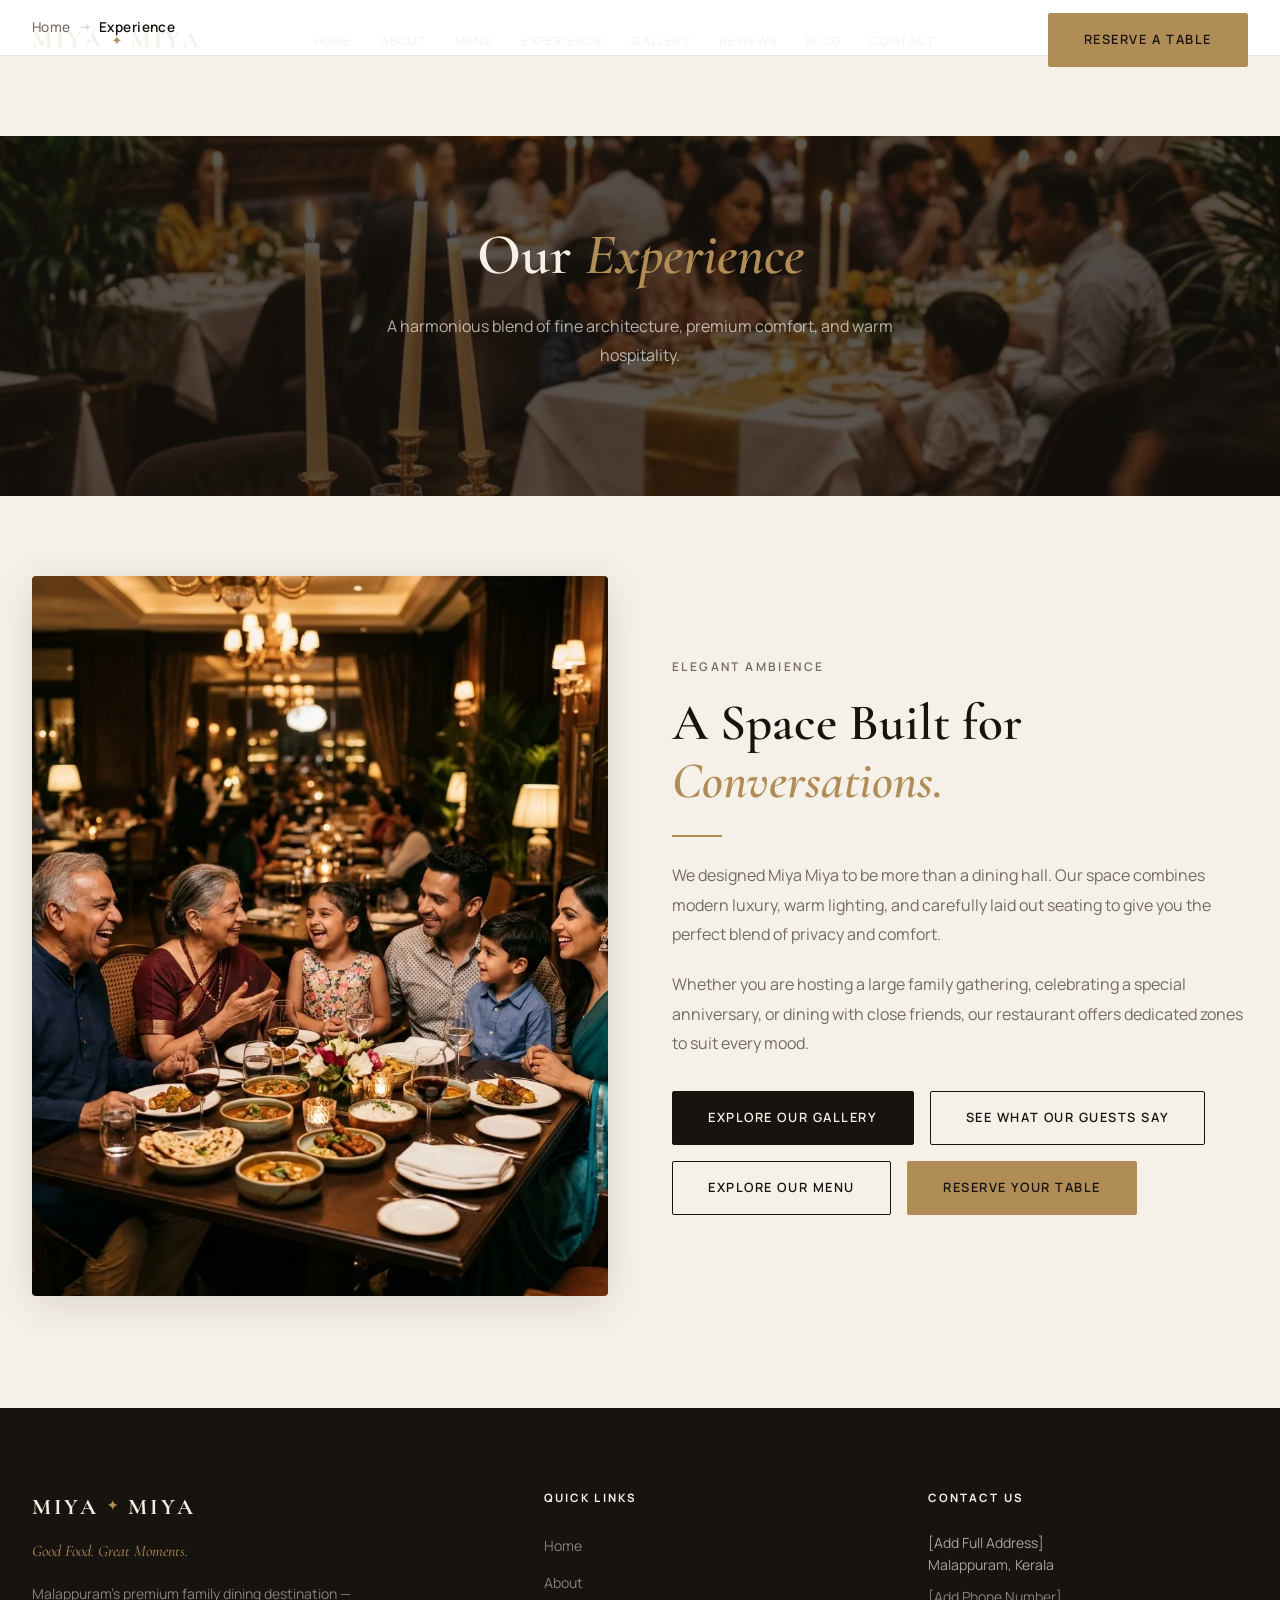
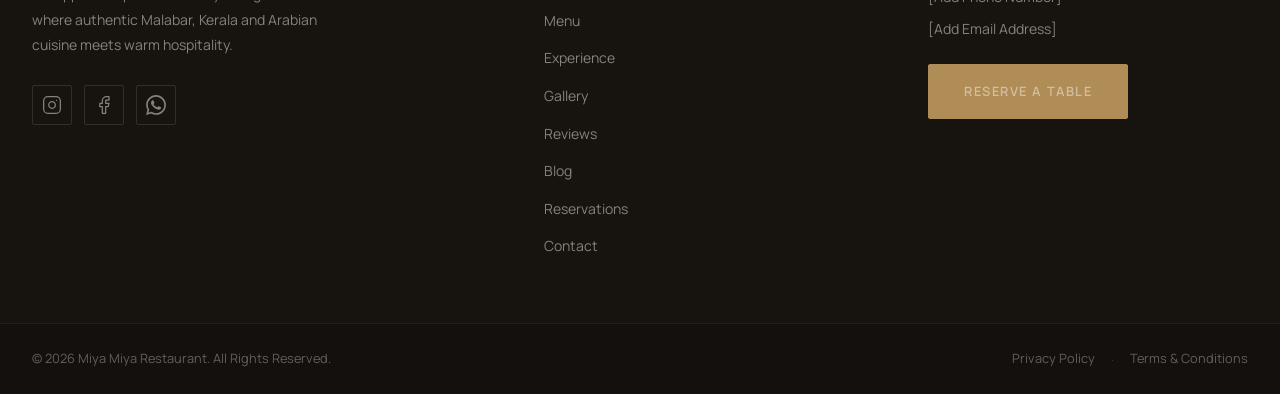
<file: experience/index.html>
<!DOCTYPE html>
<html lang="en">
<head>
  <meta charset="UTF-8" />
  <meta name="viewport" content="width=device-width, initial-scale=1.0" />
  <meta http-equiv="X-UA-Compatible" content="IE=edge" />

  <!-- ======= PRIMARY SEO ======= -->
  <title>Miya Miya Dining Experience | Malappuram</title>
  <meta name="description" content="Discover the dining experience at Miya Miya Restaurant in Malappuram. From corporate gatherings to elegant family settings, enjoy premium hospitality." />
  <meta name="keywords" content="Miya Miya experience, family dining Malappuram, premium restaurant experience, private dining, corporate gathering Kerala" />
  <meta name="robots" content="index, follow" />
  <link rel="canonical" href="https://www.miyamiya.in/experience/" />

  <!-- ======= OPEN GRAPH ======= -->
  <meta property="og:type" content="website" />
  <meta property="og:title" content="Miya Miya Dining Experience | Malappuram" />
  <meta property="og:description" content="An elegant dining environment designed for family gatherings, group celebrations, and premium hospitality." />
  <meta property="og:url" content="https://www.miyamiya.in/experience/" />
  <meta property="og:image" content="https://www.miyamiya.in/assets/miya-miya-restaurant-interior-malappuram.webp" />

  <!-- ======= FONTS ======= -->
  <link rel="preconnect" href="https://fonts.googleapis.com" />
  <link rel="preconnect" href="https://fonts.gstatic.com" crossorigin />
  <link href="https://fonts.googleapis.com/css2?family=Cormorant+Garamond:ital,wght@0,300;0,400;0,500;0,600;0,700;1,300;1,400;1,500&family=Playfair+Display:ital,wght@0,400;0,500;0,600;0,700;1,400;1,500&family=Inter:wght@300;400;500;600&family=Manrope:wght@300;400;500;600;700&display=swap" rel="stylesheet" />

  <!-- ======= STRUCTURED DATA ======= -->
  <script type="application/ld+json">
  {
    "@context": "https://schema.org",
    "@graph": [
      {
        "@type": "WebPage",
        "@id": "https://www.miyamiya.in/experience/#webpage",
        "url": "https://www.miyamiya.in/experience/",
        "name": "Dining Experience - Miya Miya Restaurant",
        "description": "ambience, group dining, and private events setup at Miya Miya."
      },
      {
        "@type": "BreadcrumbList",
        "itemListElement": [
          {"@type": "ListItem", "position": 1, "name": "Home", "item": "https://www.miyamiya.in/"},
          {"@type": "ListItem", "position": 2, "name": "Experience", "item": "https://www.miyamiya.in/experience/"}
        ]
      }
    ]
  }
  </script>

  <link rel="stylesheet" href="/style.css" />
</head>
<body>

  <!-- ============================================================
       NAVIGATION
  ============================================================ -->
  <header id="navbar" role="banner" class="scrolled">
    <nav class="nav-container" aria-label="Main Navigation">
      <a href="/" class="nav-logo" aria-label="Miya Miya Restaurant Home">
        <span class="logo-miya">MIYA</span>
        <span class="logo-divider">✦</span>
        <span class="logo-miya">MIYA</span>
      </a>
      <ul class="nav-links" role="list" id="nav-links">
        <li><a href="/" class="nav-link">Home</a></li>
        <li><a href="/about" class="nav-link">About</a></li>
        <li><a href="/menu" class="nav-link">Menu</a></li>
        <li><a href="/experience" class="nav-link active">Experience</a></li>
        <li><a href="/gallery" class="nav-link">Gallery</a></li>
        <li><a href="/reviews" class="nav-link">Reviews</a></li>
        <li><a href="/blog" class="nav-link">Blog</a></li>
        <li><a href="/contact" class="nav-link">Contact</a></li>
      </ul>
      <div class="nav-actions">
        <a href="/reservation" class="btn btn-gold" id="nav-reserve-btn">Reserve a Table</a>
        <button class="hamburger" id="hamburger" aria-label="Toggle menu" aria-expanded="false" aria-controls="nav-links">
          <span></span><span></span><span></span>
        </button>
      </div>
    </nav>
    <div class="mobile-reserve-bar">
      <a href="/reservation" class="btn btn-gold btn-full">Reserve a Table</a>
    </div>
  </header>

  <!-- ======= BREADCRUMBS ======= -->
  <nav class="breadcrumb-container" aria-label="Breadcrumb">
    <div class="breadcrumb-wrap">
      <a href="/">Home</a>
      <span class="breadcrumb-separator" aria-hidden="true">&rarr;</span>
      <span class="breadcrumb-current">Experience</span>
    </div>
  </nav>

  <!-- ============================================================
       HERO COVER
  ============================================================ -->
  <section class="section-experience" style="min-height: 40vh; margin-top: 80px;" aria-label="Experience Cover">
    <div class="experience-media">
      <img src="/assets/miya-miya-restaurant-interior-malappuram.webp" alt="Miya Miya Dining Experience interior" class="experience-bg" width="1024" height="1024" />
      <div class="experience-overlay" style="background: rgba(23, 19, 15, 0.7);"></div>
    </div>
    <div class="experience-content reveal-up visible">
      <h1 class="experience-headline">Our <em>Experience</em></h1>
      <p class="experience-body">A harmonious blend of fine architecture, premium comfort, and warm hospitality.</p>
    </div>
  </section>

  <!-- ============================================================
       AMBITION & DETAILS
  ============================================================ -->
  <section id="experience-details" class="section-about" style="padding-top: 5rem;" aria-labelledby="experience-heading">
    <div class="about-container">
      <div class="about-image-col reveal-left visible">
        <div class="about-img-frame">
          <img src="/assets/miya-miya-family-dining-experience.webp" alt="Family dining group at Miya Miya Restaurant" width="1024" height="1024" />
        </div>
      </div>
      <div class="about-content-col reveal-right visible">
        <p class="section-eyebrow">Elegant Ambience</p>
        <h2 id="experience-heading" class="section-headline">A Space Built for<br /><em>Conversations.</em></h2>
        <div class="about-divider"></div>
        <p class="about-body">
          We designed Miya Miya to be more than a dining hall. Our space combines modern luxury, warm lighting, and carefully laid out seating to give you the perfect blend of privacy and comfort.
        </p>
        <p class="about-body">
          Whether you are hosting a large family gathering, celebrating a special anniversary, or dining with close friends, our restaurant offers dedicated zones to suit every mood.
        </p>
        <div style="margin-top: 2rem; display: flex; gap: 1rem; flex-wrap: wrap;">
          <a href="/gallery" class="btn btn-dark">Explore Our Gallery</a>
          <a href="/reviews" class="btn btn-outline-dark">See What Our Guests Say</a>
          <a href="/menu" class="btn btn-outline-dark">Explore Our Menu</a>
          <a href="/reservation" class="btn btn-gold">Reserve Your Table</a>
        </div>
      </div>
    </div>
  </section>

  <!-- ============================================================
       FOOTER
  ============================================================ -->
  <footer class="footer" role="contentinfo">
    <div class="footer-top">
      <div class="footer-brand">
        <a href="/" class="footer-logo" aria-label="Miya Miya Restaurant Home">
          <span>MIYA</span>
          <span class="footer-logo-divider">✦</span>
          <span>MIYA</span>
        </a>
        <p class="footer-tagline">Good Food. Great Moments.</p>
        <p class="footer-desc">Malappuram's premium family dining destination &mdash; where authentic Malabar, Kerala and Arabian cuisine meets warm hospitality.</p>
        <div class="footer-social">
          <a href="https://instagram.com/miyamiya" target="_blank" rel="noopener noreferrer" aria-label="Miya Miya on Instagram">
            <svg width="20" height="20" viewBox="0 0 24 24" fill="none" stroke="currentColor" stroke-width="1.5" stroke-linecap="round" stroke-linejoin="round" aria-hidden="true"><rect x="2" y="2" width="20" height="20" rx="5" ry="5"/><path d="M16 11.37A4 4 0 1112.63 8 4 4 0 0116 11.37z"/><line x1="17.5" y1="6.5" x2="17.51" y2="6.5"/></svg>
          </a>
          <a href="https://facebook.com/miyamiya" target="_blank" rel="noopener noreferrer" aria-label="Miya Miya on Facebook">
            <svg width="20" height="20" viewBox="0 0 24 24" fill="none" stroke="currentColor" stroke-width="1.5" stroke-linecap="round" stroke-linejoin="round" aria-hidden="true"><path d="M18 2h-3a5 5 0 00-5 5v3H7v4h3v8h4v-8h3l1-4h-4V7a1 1 0 011-1h3z"/></svg>
          </a>
          <a href="https://wa.me/[ADD-WHATSAPP]" target="_blank" rel="noopener noreferrer" aria-label="Miya Miya on WhatsApp">
            <svg width="20" height="20" viewBox="0 0 24 24" fill="currentColor" aria-hidden="true"><path d="M.057 24l1.687-6.163c-1.041-1.804-1.588-3.849-1.587-5.946.003-6.556 5.338-11.891 11.893-11.891 3.181.001 6.167 1.24 8.413 3.488 2.245 2.248 3.481 5.236 3.48 8.414-.003 6.557-5.338 11.892-11.893 11.892-1.99-.001-3.951-.5-5.688-1.448l-6.305 1.654zm6.597-3.807c1.676.995 3.276 1.591 5.392 1.592 5.448 0 9.886-4.434 9.889-9.885.002-5.462-4.415-9.89-9.881-9.892-5.452 0-9.887 4.434-9.889 9.884-.001 2.225.651 3.891 1.746 5.634l-.999 3.648 3.742-.981zm11.387-5.464c-.074-.124-.272-.198-.57-.347-.297-.149-1.758-.868-2.031-.967-.272-.099-.47-.149-.669.149-.198.297-.768.967-.941 1.165-.173.198-.347.223-.644.074-.297-.149-1.255-.462-2.39-1.475-.883-.788-1.48-1.761-1.653-2.059-.173-.297-.018-.458.13-.606.134-.133.297-.347.446-.521.151-.172.2-.296.3-.495.099-.198.05-.372-.025-.521-.075-.148-.669-1.611-.916-2.206-.242-.579-.487-.501-.669-.51l-.57-.01c-.198 0-.52.074-.792.372s-1.04 1.016-1.04 2.479 1.065 2.876 1.213 3.074c.149.198 2.095 3.2 5.076 4.487.709.306 1.263.489 1.694.626.712.226 1.36.194 1.872.118.571-.085 1.758-.719 2.006-1.413.248-.695.248-1.29.173-1.414z"/></svg>
          </a>
        </div>
      </div>
      <nav class="footer-nav" aria-label="Footer navigation">
        <h3 class="footer-nav-title">Quick Links</h3>
        <ul role="list">
          <li><a href="/">Home</a></li>
          <li><a href="/about">About</a></li>
          <li><a href="/menu">Menu</a></li>
          <li><a href="/experience">Experience</a></li>
          <li><a href="/gallery">Gallery</a></li>
          <li><a href="/reviews">Reviews</a></li>
          <li><a href="/blog">Blog</a></li>
          <li><a href="/reservation">Reservations</a></li>
          <li><a href="/contact">Contact</a></li>
        </ul>
      </nav>
      <div class="footer-contact-block">
        <h3 class="footer-nav-title">Contact Us</h3>
        <address>
          <p>[Add Full Address]<br />Malappuram, Kerala</p>
          <p><a href="tel:[ADD-PHONE]">[Add Phone Number]</a></p>
          <p><a href="mailto:[ADD-EMAIL]">[Add Email Address]</a></p>
        </address>
        <a href="/reservation" class="btn btn-gold" style="margin-top:1.5rem;display:inline-block;">Reserve a Table</a>
      </div>
    </div>
    <div class="footer-bottom">
      <p>&copy; <span id="year"></span> Miya Miya Restaurant. All Rights Reserved.</p>
      <div class="footer-legal">
        <a href="/privacy-policy">Privacy Policy</a>
        <span aria-hidden="true">&middot;</span>
        <a href="/terms">Terms &amp; Conditions</a>
      </div>
    </div>
  </footer>

  <script src="/script.js"></script>
</body>
</html>
</file>
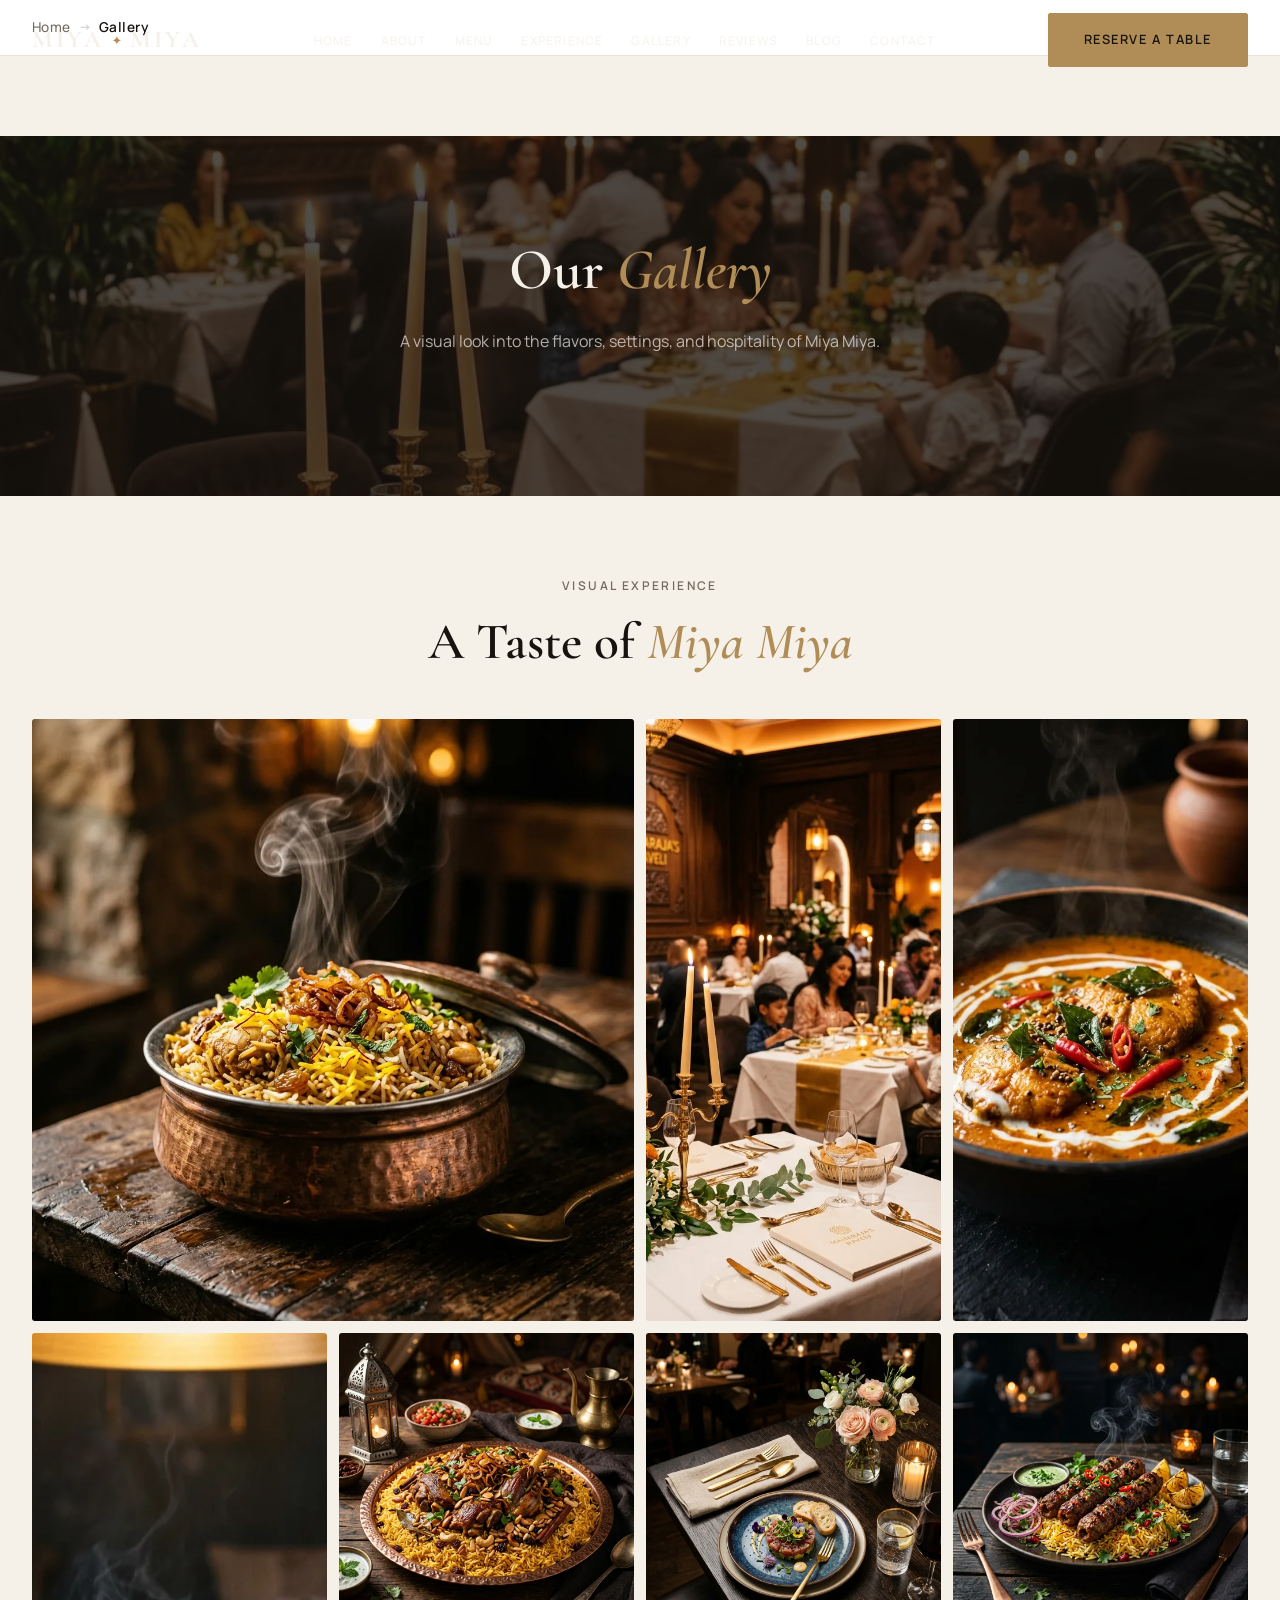
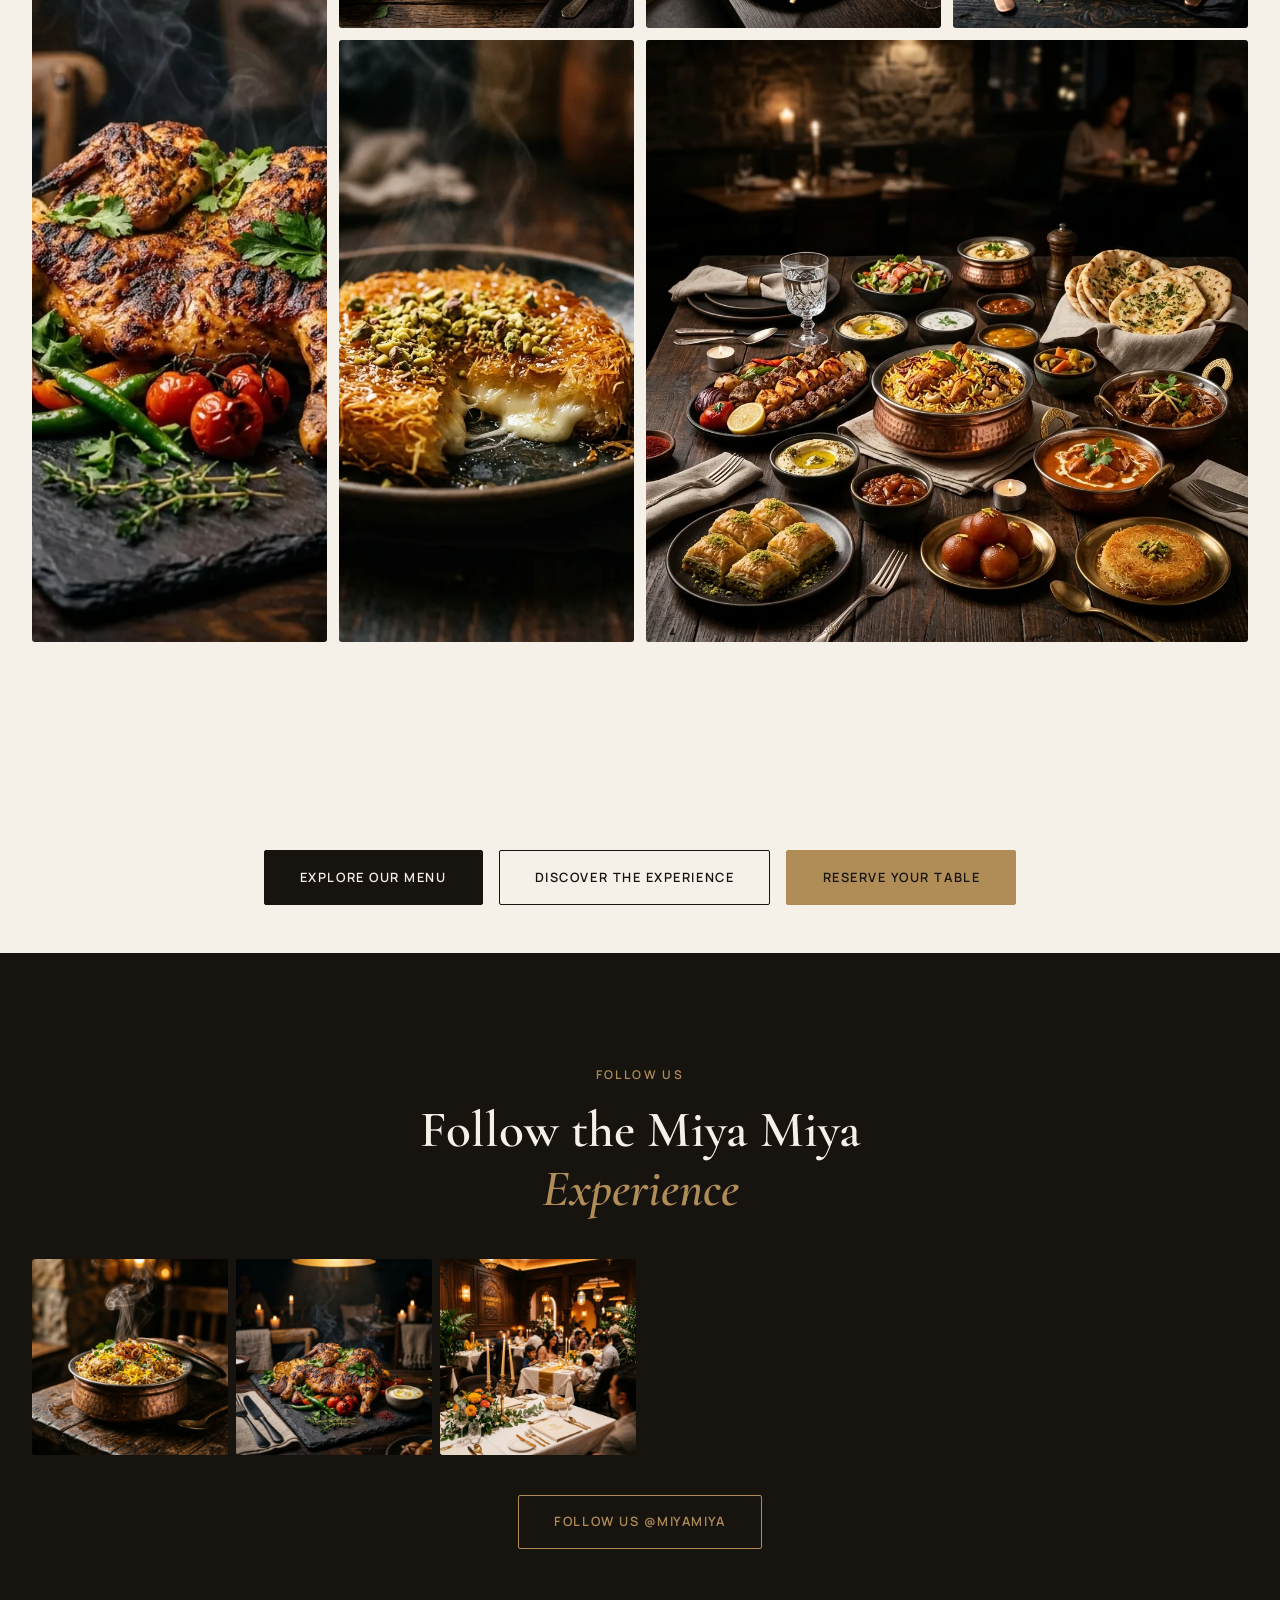
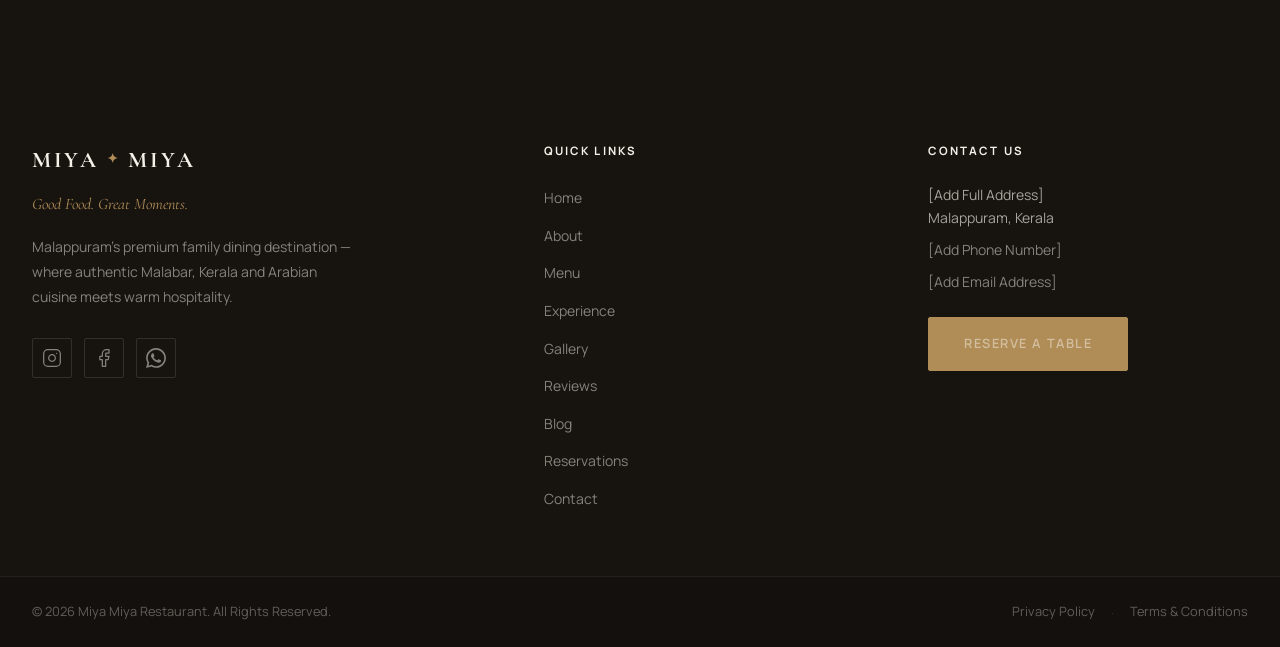
<file: gallery/index.html>
<!DOCTYPE html>
<html lang="en">
<head>
  <meta charset="UTF-8" />
  <meta name="viewport" content="width=device-width, initial-scale=1.0" />
  <meta http-equiv="X-UA-Compatible" content="IE=edge" />

  <!-- ======= PRIMARY SEO ======= -->
  <title>Photo Gallery | Miya Miya Restaurant | Premium Dining Experience</title>
  <meta name="description" content="Explore the photo gallery of Miya Miya Restaurant in Malappuram, Kerala. View our high-quality food photography, modern family dining setup, and behind-the-scenes kitchen craft." />
  <meta name="keywords" content="Miya Miya Gallery, food pictures Malappuram, family dining photo Kerala, restaurant interior photography" />
  <meta name="robots" content="index, follow" />
  <link rel="canonical" href="https://www.miyamiya.in/gallery/" />

  <!-- ======= OPEN GRAPH ======= -->
  <meta property="og:type" content="website" />
  <meta property="og:title" content="Photo Gallery | Miya Miya Restaurant Malappuram" />
  <meta property="og:description" content="View the visually stunning interior and authentic dishes served at Miya Miya Family Restaurant." />
  <meta property="og:url" content="https://www.miyamiya.in/gallery/" />
  <meta property="og:image" content="https://www.miyamiya.in/assets/restaurant_interior.webp" />

  <!-- ======= FONTS ======= -->
  <link rel="preconnect" href="https://fonts.googleapis.com" />
  <link rel="preconnect" href="https://fonts.gstatic.com" crossorigin />
  <link href="https://fonts.googleapis.com/css2?family=Cormorant+Garamond:ital,wght@0,300;0,400;0,500;0,600;0,700;1,300;1,400;1,500&family=Playfair+Display:ital,wght@0,400;0,500;0,600;0,700;1,400;1,500&family=Inter:wght@300;400;500;600&family=Manrope:wght@300;400;500;600;700&display=swap" rel="stylesheet" />

  <!-- ======= STRUCTURED DATA ======= -->
  <script type="application/ld+json">
  {
    "@context": "https://schema.org",
    "@graph": [
      {
        "@type": "ImageGallery",
        "@id": "https://www.miyamiya.in/gallery/#gallery",
        "name": "Miya Miya Food & Ambience Gallery",
        "description": "Visual highlights of food, interior and dining at Miya Miya.",
        "url": "https://www.miyamiya.in/gallery/"
      },
      {
        "@type": "BreadcrumbList",
        "itemListElement": [
          {"@type": "ListItem", "position": 1, "name": "Home", "item": "https://www.miyamiya.in/"},
          {"@type": "ListItem", "position": 2, "name": "Gallery", "item": "https://www.miyamiya.in/gallery/"}
        ]
      }
    ]
  }
  </script>

  <link rel="stylesheet" href="/style.css" />
</head>
<body>

  <!-- ============================================================
       NAVIGATION
  ============================================================ -->
  <header id="navbar" role="banner" class="scrolled">
    <nav class="nav-container" aria-label="Main Navigation">
      <a href="/" class="nav-logo" aria-label="Miya Miya Restaurant Home">
        <span class="logo-miya">MIYA</span>
        <span class="logo-divider">✦</span>
        <span class="logo-miya">MIYA</span>
      </a>
      <ul class="nav-links" role="list" id="nav-links">
        <li><a href="/" class="nav-link">Home</a></li>
        <li><a href="/about" class="nav-link">About</a></li>
        <li><a href="/menu" class="nav-link">Menu</a></li>
        <li><a href="/experience" class="nav-link">Experience</a></li>
        <li><a href="/gallery" class="nav-link active">Gallery</a></li>
        <li><a href="/reviews" class="nav-link">Reviews</a></li>
        <li><a href="/blog" class="nav-link">Blog</a></li>
        <li><a href="/contact" class="nav-link">Contact</a></li>
      </ul>
      <div class="nav-actions">
        <a href="/reservation" class="btn btn-gold" id="nav-reserve-btn">Reserve a Table</a>
        <button class="hamburger" id="hamburger" aria-label="Toggle menu" aria-expanded="false" aria-controls="nav-links">
          <span></span><span></span><span></span>
        </button>
      </div>
    </nav>
    <div class="mobile-reserve-bar">
      <a href="/reservation" class="btn btn-gold btn-full">Reserve a Table</a>
    </div>
  </header>

  <!-- ======= BREADCRUMBS ======= -->
  <nav class="breadcrumb-container" aria-label="Breadcrumb">
    <div class="breadcrumb-wrap">
      <a href="/">Home</a>
      <span class="breadcrumb-separator" aria-hidden="true">&rarr;</span>
      <span class="breadcrumb-current">Gallery</span>
    </div>
  </nav>

  <!-- ============================================================
       HERO COVER
  ============================================================ -->
  <section class="section-experience" style="min-height: 40vh; margin-top: 80px;" aria-label="Gallery Cover">
    <div class="experience-media">
      <img src="/assets/miya-miya-restaurant-interior-malappuram.webp" alt="Ambience banner" class="experience-bg" width="1024" height="1024" />
      <div class="experience-overlay" style="background: rgba(23, 19, 15, 0.75);"></div>
    </div>
    <div class="experience-content reveal-up visible">
      <h1 class="experience-headline">Our <em>Gallery</em></h1>
      <p class="experience-body">A visual look into the flavors, settings, and hospitality of Miya Miya.</p>
    </div>
  </section>

  <!-- ============================================================
       GALLERY MASONRY
  ============================================================ -->
  <section id="gallery-page-section" class="section-gallery" style="padding-top: 5rem;" aria-labelledby="gallery-heading">
    <div class="gallery-header reveal-up visible">
      <p class="section-eyebrow">Visual Experience</p>
      <h2 id="gallery-heading" class="section-headline">
        A Taste of <em>Miya Miya</em>
      </h2>
    </div>

    <div class="gallery-grid" id="gallery-grid" role="list">
      <div class="gallery-item gallery-item--large" role="listitem">
        <img src="/assets/miya-miya-restaurant-malappuram-biryani.webp" alt="Malabar biryani at Miya Miya Restaurant Malappuram" loading="lazy" width="1024" height="1024" />
      </div>
      <div class="gallery-item" role="listitem">
        <img src="/assets/miya-miya-restaurant-interior-malappuram.webp" alt="Premium dining interior â€” Miya Miya Restaurant" loading="lazy" width="1024" height="1024" />
      </div>
      <div class="gallery-item" role="listitem">
        <img src="/assets/miya-miya-restaurant-fish-curry.webp" alt="Kerala fish curry â€” Miya Miya Restaurant" loading="lazy" width="1024" height="1024" />
      </div>
      <div class="gallery-item gallery-item--tall" role="listitem">
        <img src="/assets/miya-miya-restaurant-grilled-chicken.webp" alt="Al Faham grilled chicken â€” Miya Miya Restaurant" loading="lazy" width="1024" height="1024" />
      </div>
      <div class="gallery-item" role="listitem">
        <img src="/assets/miya-miya-restaurant-mandi-rice.webp" alt="Grand Mandi rice platter â€” Miya Miya Restaurant" loading="lazy" width="1024" height="1024" />
      </div>
      <div class="gallery-item" role="listitem">
        <img src="/assets/miya-miya-restaurant-table-setting.webp" alt="Elegant table setting â€” Miya Miya Restaurant Malappuram" loading="lazy" width="1024" height="1024" />
      </div>
      <div class="gallery-item" role="listitem">
        <img src="/assets/miya-miya-restaurant-kebab.webp" alt="Seekh kebab platter â€” Miya Miya Restaurant" loading="lazy" width="1024" height="1024" />
      </div>
      <div class="gallery-item" role="listitem">
        <img src="/assets/miya-miya-restaurant-kunafa-dessert.webp" alt="Kunafa dessert â€” Miya Miya Restaurant" loading="lazy" width="1024" height="1024" />
      </div>
      <div class="gallery-item gallery-item--large" role="listitem">
        <img src="/assets/miya-miya-food-spread-malappuram.webp" alt="Food spread at Miya Miya Restaurant â€” Malappuram Kerala" loading="lazy" width="1024" height="1024" />
      </div>
    </div>
  </section>

  <!-- ============================================================
       INSTAGRAM
  ============================================================ -->
  <!-- ============================================================
       GALLERY ACTIONS
  ============================================================ -->
  <section class="section-menu" style="padding: 3rem 2rem; background: var(--color-ivory); text-align: center;" aria-label="Gallery Actions">
    <div style="display: flex; gap: 1rem; justify-content: center; flex-wrap: wrap;">
      <a href="/menu" class="btn btn-dark">Explore Our Menu</a>
      <a href="/experience" class="btn btn-outline-dark">Discover the Experience</a>
      <a href="/reservation" class="btn btn-gold">Reserve Your Table</a>
    </div>
  </section>

  <!-- ============================================================
       INSTAGRAM
  ============================================================ -->
  <section class="section-instagram" aria-labelledby="instagram-heading">
    <div class="instagram-container">
      <p class="section-eyebrow eyebrow-gold">Follow Us</p>
      <h2 id="instagram-heading" class="section-headline light">
        Follow the Miya Miya<br /><em>Experience</em>
      </h2>
      <div class="instagram-grid">
        <a href="https://instagram.com/miyamiya" target="_blank" rel="noopener noreferrer" class="insta-item" aria-label="View on Instagram">
          <img src="/assets/miya-miya-restaurant-malappuram-biryani.webp" alt="Miya Miya on Instagram" loading="lazy" width="1024" height="1024" />
          <div class="insta-hover"><span>♥</span></div>
        </a>
        <a href="https://instagram.com/miyamiya" target="_blank" rel="noopener noreferrer" class="insta-item" aria-label="View on Instagram">
          <img src="/assets/miya-miya-restaurant-grilled-chicken.webp" alt="Miya Miya on Instagram" loading="lazy" width="1024" height="1024" />
          <div class="insta-hover"><span>♥</span></div>
        </a>
        <a href="https://instagram.com/miyamiya" target="_blank" rel="noopener noreferrer" class="insta-item" aria-label="View on Instagram">
          <img src="/assets/miya-miya-restaurant-interior-malappuram.webp" alt="Miya Miya on Instagram" loading="lazy" width="1024" height="1024" />
          <div class="insta-hover"><span>♥</span></div>
        </a>
      </div>
      <div class="instagram-cta">
        <a href="https://instagram.com/miyamiya" class="btn btn-outline-gold" target="_blank" rel="noopener noreferrer">
          Follow Us @miyamiya
        </a>
      </div>
    </div>
  </section>

  <!-- ============================================================
       FOOTER
  ============================================================ -->
  <footer class="footer" role="contentinfo">
    <div class="footer-top">
      <div class="footer-brand">
        <a href="/" class="footer-logo" aria-label="Miya Miya Restaurant Home">
          <span>MIYA</span>
          <span class="footer-logo-divider">✦</span>
          <span>MIYA</span>
        </a>
        <p class="footer-tagline">Good Food. Great Moments.</p>
        <p class="footer-desc">Malappuram's premium family dining destination &mdash; where authentic Malabar, Kerala and Arabian cuisine meets warm hospitality.</p>
        <div class="footer-social">
          <a href="https://instagram.com/miyamiya" target="_blank" rel="noopener noreferrer" aria-label="Miya Miya on Instagram">
            <svg width="20" height="20" viewBox="0 0 24 24" fill="none" stroke="currentColor" stroke-width="1.5" stroke-linecap="round" stroke-linejoin="round" aria-hidden="true"><rect x="2" y="2" width="20" height="20" rx="5" ry="5"/><path d="M16 11.37A4 4 0 1112.63 8 4 4 0 0116 11.37z"/><line x1="17.5" y1="6.5" x2="17.51" y2="6.5"/></svg>
          </a>
          <a href="https://facebook.com/miyamiya" target="_blank" rel="noopener noreferrer" aria-label="Miya Miya on Facebook">
            <svg width="20" height="20" viewBox="0 0 24 24" fill="none" stroke="currentColor" stroke-width="1.5" stroke-linecap="round" stroke-linejoin="round" aria-hidden="true"><path d="M18 2h-3a5 5 0 00-5 5v3H7v4h3v8h4v-8h3l1-4h-4V7a1 1 0 011-1h3z"/></svg>
          </a>
          <a href="https://wa.me/[ADD-WHATSAPP]" target="_blank" rel="noopener noreferrer" aria-label="Miya Miya on WhatsApp">
            <svg width="20" height="20" viewBox="0 0 24 24" fill="currentColor" aria-hidden="true"><path d="M.057 24l1.687-6.163c-1.041-1.804-1.588-3.849-1.587-5.946.003-6.556 5.338-11.891 11.893-11.891 3.181.001 6.167 1.24 8.413 3.488 2.245 2.248 3.481 5.236 3.48 8.414-.003 6.557-5.338 11.892-11.893 11.892-1.99-.001-3.951-.5-5.688-1.448l-6.305 1.654zm6.597-3.807c1.676.995 3.276 1.591 5.392 1.592 5.448 0 9.886-4.434 9.889-9.885.002-5.462-4.415-9.89-9.881-9.892-5.452 0-9.887 4.434-9.889 9.884-.001 2.225.651 3.891 1.746 5.634l-.999 3.648 3.742-.981zm11.387-5.464c-.074-.124-.272-.198-.57-.347-.297-.149-1.758-.868-2.031-.967-.272-.099-.47-.149-.669.149-.198.297-.768.967-.941 1.165-.173.198-.347.223-.644.074-.297-.149-1.255-.462-2.39-1.475-.883-.788-1.48-1.761-1.653-2.059-.173-.297-.018-.458.13-.606.134-.133.297-.347.446-.521.151-.172.2-.296.3-.495.099-.198.05-.372-.025-.521-.075-.148-.669-1.611-.916-2.206-.242-.579-.487-.501-.669-.51l-.57-.01c-.198 0-.52.074-.792.372s-1.04 1.016-1.04 2.479 1.065 2.876 1.213 3.074c.149.198 2.095 3.2 5.076 4.487.709.306 1.263.489 1.694.626.712.226 1.36.194 1.872.118.571-.085 1.758-.719 2.006-1.413.248-.695.248-1.29.173-1.414z"/></svg>
          </a>
        </div>
      </div>

      <nav class="footer-nav" aria-label="Footer navigation">
        <h3 class="footer-nav-title">Quick Links</h3>
        <ul role="list">
          <li><a href="/">Home</a></li>
          <li><a href="/about">About</a></li>
          <li><a href="/menu">Menu</a></li>
          <li><a href="/experience">Experience</a></li>
          <li><a href="/gallery">Gallery</a></li>
          <li><a href="/reviews">Reviews</a></li>
          <li><a href="/blog">Blog</a></li>
          <li><a href="/reservation">Reservations</a></li>
          <li><a href="/contact">Contact</a></li>
        </ul>
      </nav>

      <div class="footer-contact-block">
        <h3 class="footer-nav-title">Contact Us</h3>
        <address>
          <p>[Add Full Address]<br />Malappuram, Kerala</p>
          <p><a href="tel:[ADD-PHONE]">[Add Phone Number]</a></p>
          <p><a href="mailto:[ADD-EMAIL]">[Add Email Address]</a></p>
        </address>
        <a href="/reservation" class="btn btn-gold" style="margin-top:1.5rem;display:inline-block;">Reserve a Table</a>
      </div>
    </div>

    <div class="footer-bottom">
      <p>&copy; <span id="year"></span> Miya Miya Restaurant. All Rights Reserved.</p>
      <div class="footer-legal">
        <a href="/privacy-policy">Privacy Policy</a>
        <span aria-hidden="true">&middot;</span>
        <a href="/terms">Terms &amp; Conditions</a>
      </div>
    </div>
  </footer>

  <script src="/script.js"></script>
</body>
</html>
</file>
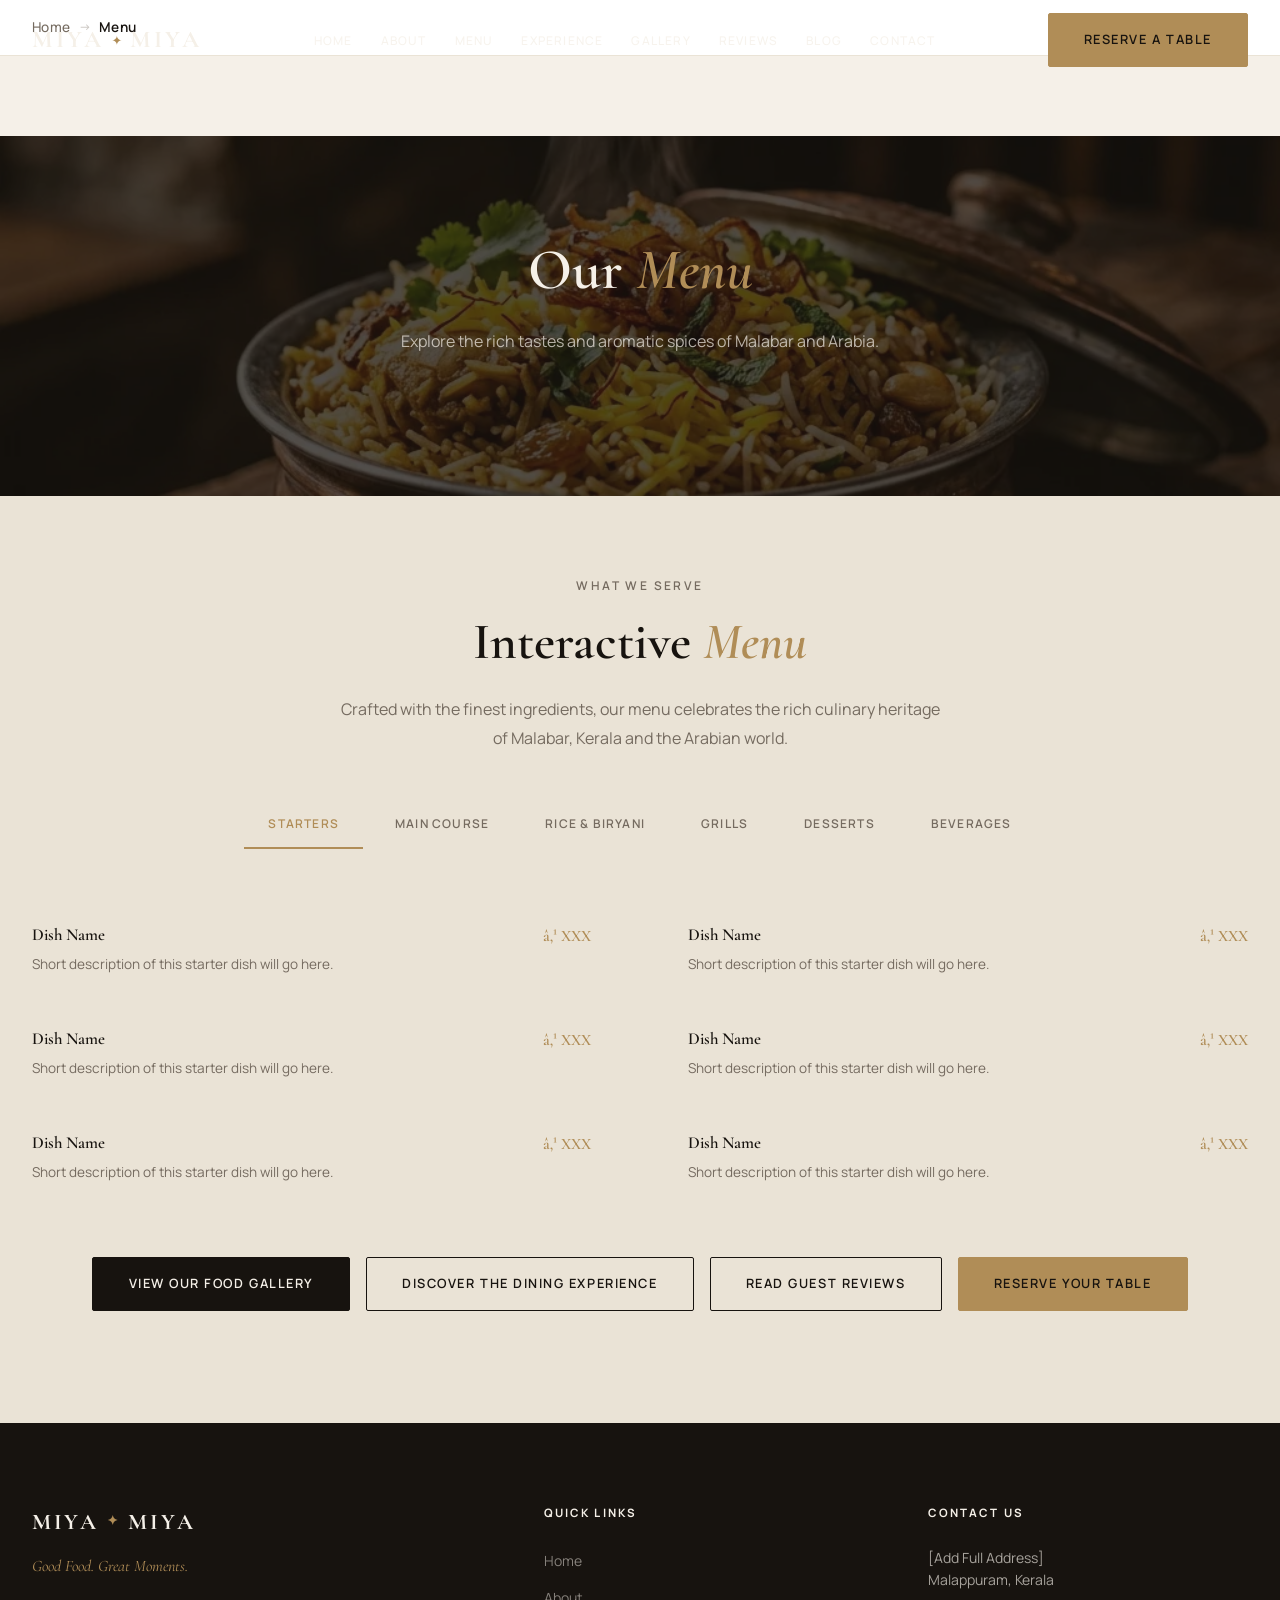
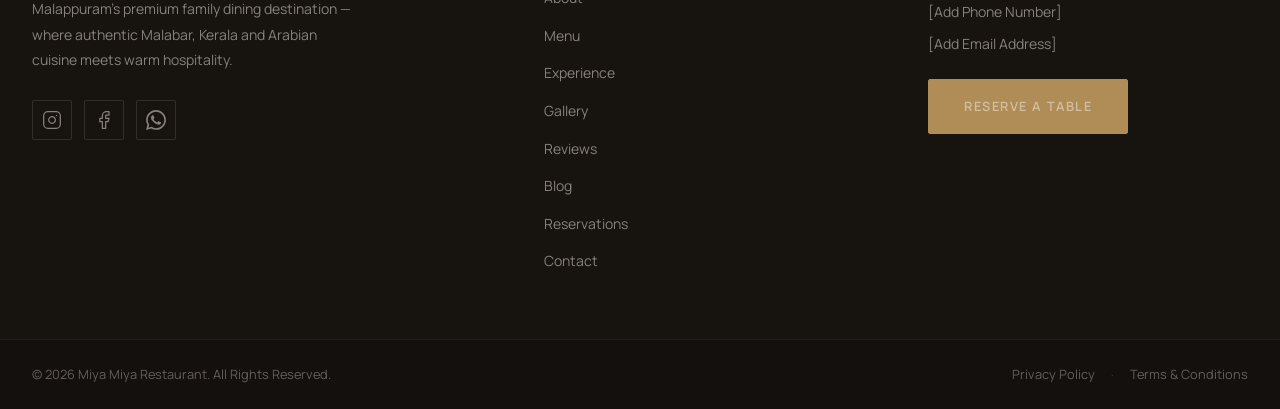
<file: menu/index.html>
<!DOCTYPE html>
<html lang="en">
<head>
  <meta charset="UTF-8" />
  <meta name="viewport" content="width=device-width, initial-scale=1.0" />
  <meta http-equiv="X-UA-Compatible" content="IE=edge" />

  <!-- ======= PRIMARY SEO ======= -->
  <title>Miya Miya Menu | Delicious Food in Malappuram</title>
  <meta name="description" content="Explore the Miya Miya menu featuring delicious dishes, meals and family dining options in Malappuram." />
  <meta name="keywords" content="Miya Miya menu, Miya Miya restaurant, restaurant in Malappuram, family restaurant in Malappuram, best restaurant in Malappuram, family dining in Malappuram, restaurants in Malappuram, restaurant near me, Miya Miya restaurant Malappuram" />
  <meta name="robots" content="index, follow" />
  <link rel="canonical" href="https://www.miyamiya.in/menu/" />

  <!-- ======= OPEN GRAPH ======= -->
  <meta property="og:type" content="restaurant.menu" />
  <meta property="og:title" content="Our Menu | Miya Miya Restaurant Malappuram" />
  <meta property="og:description" content="Explore our rich selection of authentic Malabar, Kerala, and Arabian cuisine. Fresh ingredients, heritage recipes, served daily." />
  <meta property="og:url" content="https://www.miyamiya.in/menu/" />
  <meta property="og:image" content="https://www.miyamiya.in/assets/hero_biryani.webp" />

  <!-- ======= FONTS ======= -->
  <link rel="preconnect" href="https://fonts.googleapis.com" />
  <link rel="preconnect" href="https://fonts.gstatic.com" crossorigin />
  <link href="https://fonts.googleapis.com/css2?family=Cormorant+Garamond:ital,wght@0,300;0,400;0,500;0,600;0,700;1,300;1,400;1,500&family=Playfair+Display:ital,wght@0,400;0,500;0,600;0,700;1,400;1,500&family=Inter:wght@300;400;500;600&family=Manrope:wght@300;400;500;600;700&display=swap" rel="stylesheet" />

  <!-- ======= STRUCTURED DATA ======= -->
  <script type="application/ld+json">
  {
    "@context": "https://schema.org",
    "@graph": [
      {
        "@type": "Menu",
        "@id": "https://www.miyamiya.in/menu/#menu",
        "name": "Miya Miya Restaurant Main Menu",
        "mainEntityOfPage": "https://www.miyamiya.in/menu/",
        "inLanguage": "en",
        "offers": {
          "@type": "AggregateOffer",
          "priceCurrency": "INR",
          "lowPrice": "100",
          "highPrice": "1500"
        }
      },
      {
        "@type": "BreadcrumbList",
        "itemListElement": [
          {"@type": "ListItem", "position": 1, "name": "Home", "item": "https://www.miyamiya.in/"},
          {"@type": "ListItem", "position": 2, "name": "Menu", "item": "https://www.miyamiya.in/menu/"}
        ]
      }
    ]
  }
  </script>

  <link rel="stylesheet" href="/style.css" />
</head>
<body>

  <!-- ============================================================
       NAVIGATION
  ============================================================ -->
  <header id="navbar" role="banner" class="scrolled">
    <nav class="nav-container" aria-label="Main Navigation">
      <a href="/" class="nav-logo" aria-label="Miya Miya Restaurant Home">
        <span class="logo-miya">MIYA</span>
        <span class="logo-divider">✦</span>
        <span class="logo-miya">MIYA</span>
      </a>
      <ul class="nav-links" role="list" id="nav-links">
        <li><a href="/" class="nav-link">Home</a></li>
        <li><a href="/about" class="nav-link">About</a></li>
        <li><a href="/menu" class="nav-link active">Menu</a></li>
        <li><a href="/experience" class="nav-link">Experience</a></li>
        <li><a href="/gallery" class="nav-link">Gallery</a></li>
        <li><a href="/reviews" class="nav-link">Reviews</a></li>
        <li><a href="/blog" class="nav-link">Blog</a></li>
        <li><a href="/contact" class="nav-link">Contact</a></li>
      </ul>
      <div class="nav-actions">
        <a href="/reservation" class="btn btn-gold" id="nav-reserve-btn">Reserve a Table</a>
        <button class="hamburger" id="hamburger" aria-label="Toggle menu" aria-expanded="false" aria-controls="nav-links">
          <span></span><span></span><span></span>
        </button>
      </div>
    </nav>
    <div class="mobile-reserve-bar">
      <a href="/reservation" class="btn btn-gold btn-full">Reserve a Table</a>
    </div>
  </header>

  <!-- ======= BREADCRUMBS ======= -->
  <nav class="breadcrumb-container" aria-label="Breadcrumb">
    <div class="breadcrumb-wrap">
      <a href="/">Home</a>
      <span class="breadcrumb-separator" aria-hidden="true">&rarr;</span>
      <span class="breadcrumb-current">Menu</span>
    </div>
  </nav>

  <!-- ============================================================
       HERO COVER
  ============================================================ -->
  <section class="section-experience" style="min-height: 40vh; margin-top: 80px;" aria-label="Our Menu Cover">
    <div class="experience-media">
      <img src="/assets/miya-miya-restaurant-malappuram-biryani.webp" alt="Signature biryani close-up header" class="experience-bg" width="1024" height="1024" />
      <div class="experience-overlay" style="background: rgba(23, 19, 15, 0.75);"></div>
    </div>
    <div class="experience-content reveal-up visible">
      <h1 class="experience-headline">Our <em>Menu</em></h1>
      <p class="experience-body">Explore the rich tastes and aromatic spices of Malabar and Arabia.</p>
    </div>
  </section>

  <!-- ============================================================
       MENU SECTION
  ============================================================ -->
  <section id="menu-page-section" class="section-menu" style="padding-top: 5rem;" aria-labelledby="menu-heading">
    <div class="menu-container">
      <p class="section-eyebrow">What We Serve</p>
      <h2 id="menu-heading" class="section-headline">
        Interactive <em>Menu</em>
      </h2>
      <p class="menu-intro">Crafted with the finest ingredients, our menu celebrates the rich culinary heritage of Malabar, Kerala and the Arabian world.</p>

      <!-- Category Tabs -->
      <div class="menu-tabs reveal-up visible" role="tablist" aria-label="Menu categories">
        <button class="menu-tab active" role="tab" aria-selected="true" data-category="starters" id="tab-starters" aria-controls="panel-starters">Starters</button>
        <button class="menu-tab" role="tab" aria-selected="false" data-category="mains" id="tab-mains" aria-controls="panel-mains">Main Course</button>
        <button class="menu-tab" role="tab" aria-selected="false" data-category="rice" id="tab-rice" aria-controls="panel-rice">Rice &amp; Biryani</button>
        <button class="menu-tab" role="tab" aria-selected="false" data-category="grills" id="tab-grills" aria-controls="panel-grills">Grills</button>
        <button class="menu-tab" role="tab" aria-selected="false" data-category="desserts" id="tab-desserts" aria-controls="panel-desserts">Desserts</button>
        <button class="menu-tab" role="tab" aria-selected="false" data-category="beverages" id="tab-beverages" aria-controls="panel-beverages">Beverages</button>
      </div>

      <!-- Menu Panels -->
      <div class="menu-panels">
        <div class="menu-panel active" id="panel-starters" role="tabpanel" aria-labelledby="tab-starters">
          <div class="menu-items-grid">
            <div class="menu-item"><div class="mi-info"><h4>Dish Name</h4><p>Short description of this starter dish will go here.</p></div><span class="mi-price">â‚¹ XXX</span></div>
            <div class="menu-item"><div class="mi-info"><h4>Dish Name</h4><p>Short description of this starter dish will go here.</p></div><span class="mi-price">â‚¹ XXX</span></div>
            <div class="menu-item"><div class="mi-info"><h4>Dish Name</h4><p>Short description of this starter dish will go here.</p></div><span class="mi-price">â‚¹ XXX</span></div>
            <div class="menu-item"><div class="mi-info"><h4>Dish Name</h4><p>Short description of this starter dish will go here.</p></div><span class="mi-price">â‚¹ XXX</span></div>
            <div class="menu-item"><div class="mi-info"><h4>Dish Name</h4><p>Short description of this starter dish will go here.</p></div><span class="mi-price">â‚¹ XXX</span></div>
            <div class="menu-item"><div class="mi-info"><h4>Dish Name</h4><p>Short description of this starter dish will go here.</p></div><span class="mi-price">â‚¹ XXX</span></div>
          </div>
        </div>

        <div class="menu-panel" id="panel-mains" role="tabpanel" aria-labelledby="tab-mains">
          <div class="menu-items-grid">
            <div class="menu-item"><div class="mi-info"><h4>Dish Name</h4><p>Short description of this main course dish goes here.</p></div><span class="mi-price">â‚¹ XXX</span></div>
            <div class="menu-item"><div class="mi-info"><h4>Dish Name</h4><p>Short description of this main course dish goes here.</p></div><span class="mi-price">â‚¹ XXX</span></div>
            <div class="menu-item"><div class="mi-info"><h4>Dish Name</h4><p>Short description of this main course dish goes here.</p></div><span class="mi-price">â‚¹ XXX</span></div>
            <div class="menu-item"><div class="mi-info"><h4>Dish Name</h4><p>Short description of this main course dish goes here.</p></div><span class="mi-price">â‚¹ XXX</span></div>
            <div class="menu-item"><div class="mi-info"><h4>Dish Name</h4><p>Short description of this main course dish goes here.</p></div><span class="mi-price">â‚¹ XXX</span></div>
            <div class="menu-item"><div class="mi-info"><h4>Dish Name</h4><p>Short description of this main course dish goes here.</p></div><span class="mi-price">â‚¹ XXX</span></div>
          </div>
        </div>

        <div class="menu-panel" id="panel-rice" role="tabpanel" aria-labelledby="tab-rice">
          <div class="menu-items-grid">
            <div class="menu-item"><div class="mi-info"><h4>Miya Miya Signature Biryani</h4><p>Aromatic Jeerakasala rice, slow-cooked meat, hand-ground spices.</p></div><span class="mi-price">â‚¹ XXX</span></div>
            <div class="menu-item"><div class="mi-info"><h4>Grand Mandi</h4><p>Saffron basmati, slow-cooked lamb, caramelised onions and almonds.</p></div><span class="mi-price">â‚¹ XXX</span></div>
            <div class="menu-item"><div class="mi-info"><h4>Dish Name</h4><p>Short description of this rice dish will go here.</p></div><span class="mi-price">â‚¹ XXX</span></div>
            <div class="menu-item"><div class="mi-info"><h4>Dish Name</h4><p>Short description of this rice dish will go here.</p></div><span class="mi-price">â‚¹ XXX</span></div>
          </div>
        </div>

        <div class="menu-panel" id="panel-grills" role="tabpanel" aria-labelledby="tab-grills">
          <div class="menu-items-grid">
            <div class="menu-item"><div class="mi-info"><h4>Al Faham Grill</h4><p>Levantine spiced charcoal-grilled chicken with garlic sauce.</p></div><span class="mi-price">â‚¹ XXX</span></div>
            <div class="menu-item"><div class="mi-info"><h4>Seekh Kebab Platter</h4><p>Char-grilled minced meat with house chutney and saffron rice.</p></div><span class="mi-price">â‚¹ XXX</span></div>
            <div class="menu-item"><div class="mi-info"><h4>Dish Name</h4><p>Short description of this grill dish will go here.</p></div><span class="mi-price">â‚¹ XXX</span></div>
            <div class="menu-item"><div class="mi-info"><h4>Dish Name</h4><p>Short description of this grill dish will go here.</p></div><span class="mi-price">â‚¹ XXX</span></div>
          </div>
        </div>

        <div class="menu-panel" id="panel-desserts" role="tabpanel" aria-labelledby="tab-desserts">
          <div class="menu-items-grid">
            <div class="menu-item"><div class="mi-info"><h4>Kunafa</h4><p>Crisp shredded pastry, warm cheese, rose syrup and pistachios.</p></div><span class="mi-price">â‚¹ XXX</span></div>
            <div class="menu-item"><div class="mi-info"><h4>Dish Name</h4><p>Short description of this dessert will go here.</p></div><span class="mi-price">â‚¹ XXX</span></div>
            <div class="menu-item"><div class="mi-info"><h4>Dish Name</h4><p>Short description of this dessert will go here.</p></div><span class="mi-price">â‚¹ XXX</span></div>
            <div class="menu-item"><div class="mi-info"><h4>Dish Name</h4><p>Short description of this dessert will go here.</p></div><span class="mi-price">â‚¹ XXX</span></div>
          </div>
        </div>

        <div class="menu-panel" id="panel-beverages" role="tabpanel" aria-labelledby="tab-beverages">
          <div class="menu-items-grid">
            <div class="menu-item"><div class="mi-info"><h4>Beverage Name</h4><p>Short description of this beverage goes here.</p></div><span class="mi-price">â‚¹ XXX</span></div>
            <div class="menu-item"><div class="mi-info"><h4>Beverage Name</h4><p>Short description of this beverage goes here.</p></div><span class="mi-price">â‚¹ XXX</span></div>
            <div class="menu-item"><div class="mi-info"><h4>Beverage Name</h4><p>Short description of this beverage goes here.</p></div><span class="mi-price">â‚¹ XXX</span></div>
            <div class="menu-item"><div class="mi-info"><h4>Beverage Name</h4><p>Short description of this beverage goes here.</p></div><span class="mi-price">â‚¹ XXX</span></div>
          </div>
        </div>
      </div>

      <div class="menu-actions reveal-up visible" style="display: flex; gap: 1rem; justify-content: center; flex-wrap: wrap; margin-top: 3rem;">
        <a href="/gallery" class="btn btn-dark">View Our Food Gallery</a>
        <a href="/experience" class="btn btn-outline-dark">Discover the Dining Experience</a>
        <a href="/reviews" class="btn btn-outline-dark">Read Guest Reviews</a>
        <a href="/reservation" class="btn btn-gold">Reserve Your Table</a>
      </div>
    </div>
  </section>

  <!-- ============================================================
       FOOTER
  ============================================================ -->
  <footer class="footer" role="contentinfo">
    <div class="footer-top">
      <div class="footer-brand">
        <a href="/" class="footer-logo" aria-label="Miya Miya Restaurant Home">
          <span>MIYA</span>
          <span class="footer-logo-divider">✦</span>
          <span>MIYA</span>
        </a>
        <p class="footer-tagline">Good Food. Great Moments.</p>
        <p class="footer-desc">Malappuram's premium family dining destination &mdash; where authentic Malabar, Kerala and Arabian cuisine meets warm hospitality.</p>
        <div class="footer-social">
          <a href="https://instagram.com/miyamiya" target="_blank" rel="noopener noreferrer" aria-label="Miya Miya on Instagram">
            <svg width="20" height="20" viewBox="0 0 24 24" fill="none" stroke="currentColor" stroke-width="1.5" stroke-linecap="round" stroke-linejoin="round" aria-hidden="true"><rect x="2" y="2" width="20" height="20" rx="5" ry="5"/><path d="M16 11.37A4 4 0 1112.63 8 4 4 0 0116 11.37z"/><line x1="17.5" y1="6.5" x2="17.51" y2="6.5"/></svg>
          </a>
          <a href="https://facebook.com/miyamiya" target="_blank" rel="noopener noreferrer" aria-label="Miya Miya on Facebook">
            <svg width="20" height="20" viewBox="0 0 24 24" fill="none" stroke="currentColor" stroke-width="1.5" stroke-linecap="round" stroke-linejoin="round" aria-hidden="true"><path d="M18 2h-3a5 5 0 00-5 5v3H7v4h3v8h4v-8h3l1-4h-4V7a1 1 0 011-1h3z"/></svg>
          </a>
          <a href="https://wa.me/[ADD-WHATSAPP]" target="_blank" rel="noopener noreferrer" aria-label="Miya Miya on WhatsApp">
            <svg width="20" height="20" viewBox="0 0 24 24" fill="currentColor" aria-hidden="true"><path d="M.057 24l1.687-6.163c-1.041-1.804-1.588-3.849-1.587-5.946.003-6.556 5.338-11.891 11.893-11.891 3.181.001 6.167 1.24 8.413 3.488 2.245 2.248 3.481 5.236 3.48 8.414-.003 6.557-5.338 11.892-11.893 11.892-1.99-.001-3.951-.5-5.688-1.448l-6.305 1.654zm6.597-3.807c1.676.995 3.276 1.591 5.392 1.592 5.448 0 9.886-4.434 9.889-9.885.002-5.462-4.415-9.89-9.881-9.892-5.452 0-9.887 4.434-9.889 9.884-.001 2.225.651 3.891 1.746 5.634l-.999 3.648 3.742-.981zm11.387-5.464c-.074-.124-.272-.198-.57-.347-.297-.149-1.758-.868-2.031-.967-.272-.099-.47-.149-.669.149-.198.297-.768.967-.941 1.165-.173.198-.347.223-.644.074-.297-.149-1.255-.462-2.39-1.475-.883-.788-1.48-1.761-1.653-2.059-.173-.297-.018-.458.13-.606.134-.133.297-.347.446-.521.151-.172.2-.296.3-.495.099-.198.05-.372-.025-.521-.075-.148-.669-1.611-.916-2.206-.242-.579-.487-.501-.669-.51l-.57-.01c-.198 0-.52.074-.792.372s-1.04 1.016-1.04 2.479 1.065 2.876 1.213 3.074c.149.198 2.095 3.2 5.076 4.487.709.306 1.263.489 1.694.626.712.226 1.36.194 1.872.118.571-.085 1.758-.719 2.006-1.413.248-.695.248-1.29.173-1.414z"/></svg>
          </a>
        </div>
      </div>
      <nav class="footer-nav" aria-label="Footer navigation">
        <h3 class="footer-nav-title">Quick Links</h3>
        <ul role="list">
          <li><a href="/">Home</a></li>
          <li><a href="/about">About</a></li>
          <li><a href="/menu">Menu</a></li>
          <li><a href="/experience">Experience</a></li>
          <li><a href="/gallery">Gallery</a></li>
          <li><a href="/reviews">Reviews</a></li>
          <li><a href="/blog">Blog</a></li>
          <li><a href="/reservation">Reservations</a></li>
          <li><a href="/contact">Contact</a></li>
        </ul>
      </nav>
      <div class="footer-contact-block">
        <h3 class="footer-nav-title">Contact Us</h3>
        <address>
          <p>[Add Full Address]<br />Malappuram, Kerala</p>
          <p><a href="tel:[ADD-PHONE]">[Add Phone Number]</a></p>
          <p><a href="mailto:[ADD-EMAIL]">[Add Email Address]</a></p>
        </address>
        <a href="/reservation" class="btn btn-gold" style="margin-top:1.5rem;display:inline-block;">Reserve a Table</a>
      </div>
    </div>
    <div class="footer-bottom">
      <p>&copy; <span id="year"></span> Miya Miya Restaurant. All Rights Reserved.</p>
      <div class="footer-legal">
        <a href="/privacy-policy">Privacy Policy</a>
        <span aria-hidden="true">&middot;</span>
        <a href="/terms">Terms &amp; Conditions</a>
      </div>
    </div>
  </footer>

  <script src="/script.js"></script>
</body>
</html>
</file>
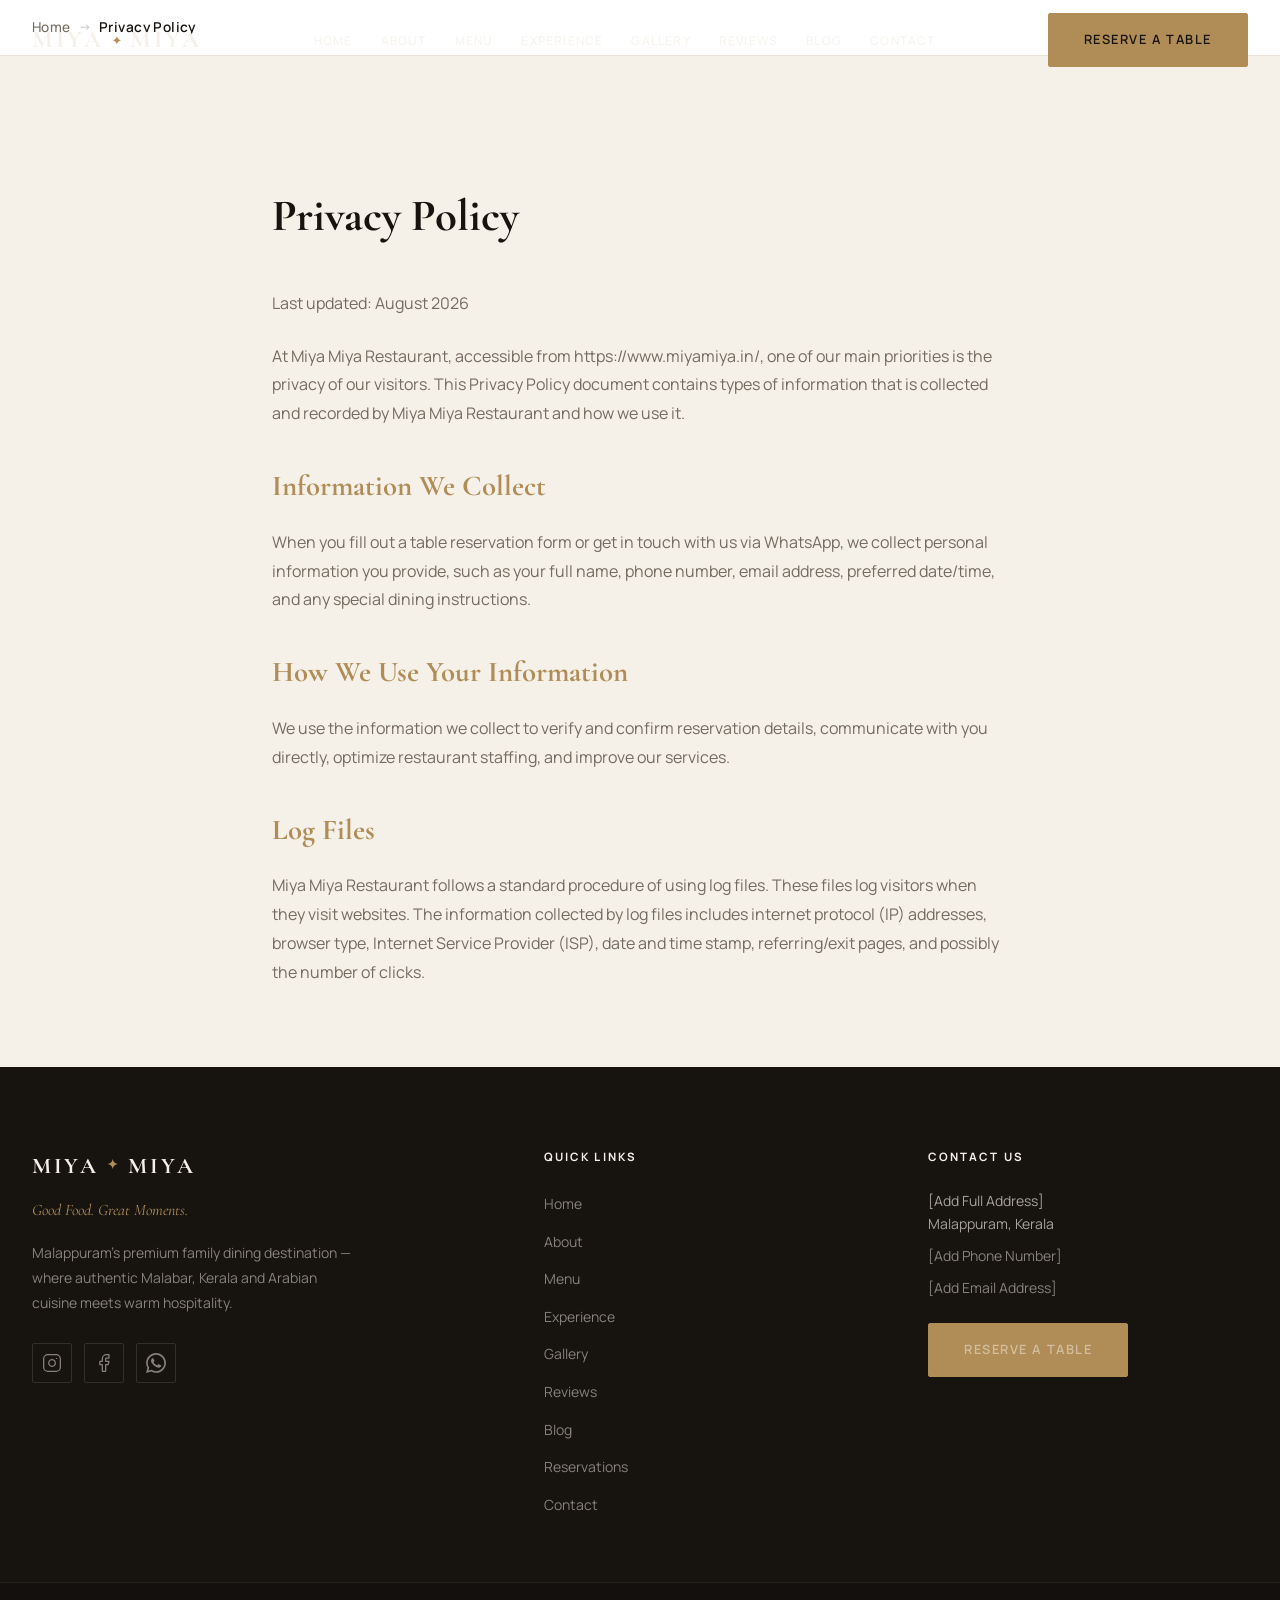
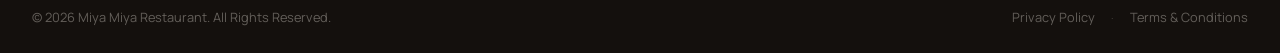
<file: privacy-policy/index.html>
<!DOCTYPE html>
<html lang="en">
<head>
  <meta charset="UTF-8" />
  <meta name="viewport" content="width=device-width, initial-scale=1.0" />
  <meta http-equiv="X-UA-Compatible" content="IE=edge" />

  <!-- ======= PRIMARY SEO ======= -->
  <title>Privacy Policy | Miya Miya Restaurant Malappuram</title>
  <meta name="description" content="Read the privacy policy for Miya Miya Restaurant. Learn how we collect, store, and protect your personal reservation details." />
  <meta name="robots" content="index, follow" />
  <link rel="canonical" href="https://www.miyamiya.in/privacy-policy/" />

  <!-- ======= FONTS ======= -->
  <link rel="preconnect" href="https://fonts.googleapis.com" />
  <link rel="preconnect" href="https://fonts.gstatic.com" crossorigin />
  <link href="https://fonts.googleapis.com/css2?family=Cormorant+Garamond:ital,wght@0,300;0,400;0,500;0,600;0,700;1,300;1,400;1,500&family=Playfair+Display:ital,wght@0,400;0,500;0,600;0,700;1,400;1,500&family=Inter:wght@300;400;500;600&family=Manrope:wght@300;400;500;600;700&display=swap" rel="stylesheet" />

  <link rel="stylesheet" href="/style.css" />
  <style>
    .legal-content {
      max-width: 800px;
      margin: 120px auto 5rem;
      padding: 0 2rem;
      color: var(--color-espresso);
      line-height: 1.8;
      font-family: var(--font-sans);
    }
    .legal-content h1 {
      font-family: var(--font-serif);
      font-size: 2.8rem;
      color: var(--color-espresso);
      margin-bottom: 2rem;
    }
    .legal-content h2 {
      font-family: var(--font-serif);
      font-size: 1.8rem;
      margin-top: 2rem;
      margin-bottom: 1rem;
      color: var(--color-gold);
    }
    .legal-content p {
      margin-bottom: 1.5rem;
      color: var(--color-warm-grey);
    }
  </style>
</head>
<body>

  <!-- ============================================================
       NAVIGATION
  ============================================================ -->
  <header id="navbar" role="banner" class="scrolled">
    <nav class="nav-container" aria-label="Main Navigation">
      <a href="/" class="nav-logo" aria-label="Miya Miya Restaurant Home">
        <span class="logo-miya">MIYA</span>
        <span class="logo-divider">✦</span>
        <span class="logo-miya">MIYA</span>
      </a>
      <ul class="nav-links" role="list" id="nav-links">
        <li><a href="/" class="nav-link">Home</a></li>
        <li><a href="/about" class="nav-link">About</a></li>
        <li><a href="/menu" class="nav-link">Menu</a></li>
        <li><a href="/experience" class="nav-link">Experience</a></li>
        <li><a href="/gallery" class="nav-link">Gallery</a></li>
        <li><a href="/reviews" class="nav-link">Reviews</a></li>
        <li><a href="/blog" class="nav-link">Blog</a></li>
        <li><a href="/contact" class="nav-link">Contact</a></li>
      </ul>
      <div class="nav-actions">
        <a href="/reservation" class="btn btn-gold" id="nav-reserve-btn">Reserve a Table</a>
        <button class="hamburger" id="hamburger" aria-label="Toggle menu" aria-expanded="false" aria-controls="nav-links">
          <span></span><span></span><span></span>
        </button>
      </div>
    </nav>
  </header>

  <!-- ======= BREADCRUMBS ======= -->
  <nav class="breadcrumb-container" aria-label="Breadcrumb">
    <div class="breadcrumb-wrap">
      <a href="/">Home</a>
      <span class="breadcrumb-separator" aria-hidden="true">&rarr;</span>
      <span class="breadcrumb-current">Privacy Policy</span>
    </div>
  </nav>

  <main class="legal-content">
    <h1>Privacy Policy</h1>
    <p>Last updated: August 2026</p>
    <p>At Miya Miya Restaurant, accessible from https://www.miyamiya.in/, one of our main priorities is the privacy of our visitors. This Privacy Policy document contains types of information that is collected and recorded by Miya Miya Restaurant and how we use it.</p>

    <h2>Information We Collect</h2>
    <p>When you fill out a table reservation form or get in touch with us via WhatsApp, we collect personal information you provide, such as your full name, phone number, email address, preferred date/time, and any special dining instructions.</p>

    <h2>How We Use Your Information</h2>
    <p>We use the information we collect to verify and confirm reservation details, communicate with you directly, optimize restaurant staffing, and improve our services.</p>

    <h2>Log Files</h2>
    <p>Miya Miya Restaurant follows a standard procedure of using log files. These files log visitors when they visit websites. The information collected by log files includes internet protocol (IP) addresses, browser type, Internet Service Provider (ISP), date and time stamp, referring/exit pages, and possibly the number of clicks.</p>
  </main>

  <!-- ============================================================
       FOOTER
  ============================================================ -->
  <footer class="footer" role="contentinfo">
    <div class="footer-top">
      <div class="footer-brand">
        <a href="/" class="footer-logo" aria-label="Miya Miya Restaurant Home">
          <span>MIYA</span>
          <span class="footer-logo-divider">✦</span>
          <span>MIYA</span>
        </a>
        <p class="footer-tagline">Good Food. Great Moments.</p>
        <p class="footer-desc">Malappuram's premium family dining destination &mdash; where authentic Malabar, Kerala and Arabian cuisine meets warm hospitality.</p>
        <div class="footer-social">
          <a href="https://instagram.com/miyamiya" target="_blank" rel="noopener noreferrer" aria-label="Miya Miya on Instagram">
            <svg width="20" height="20" viewBox="0 0 24 24" fill="none" stroke="currentColor" stroke-width="1.5" stroke-linecap="round" stroke-linejoin="round" aria-hidden="true"><rect x="2" y="2" width="20" height="20" rx="5" ry="5"/><path d="M16 11.37A4 4 0 1112.63 8 4 4 0 0116 11.37z"/><line x1="17.5" y1="6.5" x2="17.51" y2="6.5"/></svg>
          </a>
          <a href="https://facebook.com/miyamiya" target="_blank" rel="noopener noreferrer" aria-label="Miya Miya on Facebook">
            <svg width="20" height="20" viewBox="0 0 24 24" fill="none" stroke="currentColor" stroke-width="1.5" stroke-linecap="round" stroke-linejoin="round" aria-hidden="true"><path d="M18 2h-3a5 5 0 00-5 5v3H7v4h3v8h4v-8h3l1-4h-4V7a1 1 0 011-1h3z"/></svg>
          </a>
          <a href="https://wa.me/[ADD-WHATSAPP]" target="_blank" rel="noopener noreferrer" aria-label="Miya Miya on WhatsApp">
            <svg width="20" height="20" viewBox="0 0 24 24" fill="currentColor" aria-hidden="true"><path d="M.057 24l1.687-6.163c-1.041-1.804-1.588-3.849-1.587-5.946.003-6.556 5.338-11.891 11.893-11.891 3.181.001 6.167 1.24 8.413 3.488 2.245 2.248 3.481 5.236 3.48 8.414-.003 6.557-5.338 11.892-11.893 11.892-1.99-.001-3.951-.5-5.688-1.448l-6.305 1.654zm6.597-3.807c1.676.995 3.276 1.591 5.392 1.592 5.448 0 9.886-4.434 9.889-9.885.002-5.462-4.415-9.89-9.881-9.892-5.452 0-9.887 4.434-9.889 9.884-.001 2.225.651 3.891 1.746 5.634l-.999 3.648 3.742-.981zm11.387-5.464c-.074-.124-.272-.198-.57-.347-.297-.149-1.758-.868-2.031-.967-.272-.099-.47-.149-.669.149-.198.297-.768.967-.941 1.165-.173.198-.347.223-.644.074-.297-.149-1.255-.462-2.39-1.475-.883-.788-1.48-1.761-1.653-2.059-.173-.297-.018-.458.13-.606.134-.133.297-.347.446-.521.151-.172.2-.296.3-.495.099-.198.05-.372-.025-.521-.075-.148-.669-1.611-.916-2.206-.242-.579-.487-.501-.669-.51l-.57-.01c-.198 0-.52.074-.792.372s-1.04 1.016-1.04 2.479 1.065 2.876 1.213 3.074c.149.198 2.095 3.2 5.076 4.487.709.306 1.263.489 1.694.626.712.226 1.36.194 1.872.118.571-.085 1.758-.719 2.006-1.413.248-.695.248-1.29.173-1.414z"/></svg>
          </a>
        </div>
      </div>

      <nav class="footer-nav" aria-label="Footer navigation">
        <h3 class="footer-nav-title">Quick Links</h3>
        <ul role="list">
          <li><a href="/">Home</a></li>
          <li><a href="/about">About</a></li>
          <li><a href="/menu">Menu</a></li>
          <li><a href="/experience">Experience</a></li>
          <li><a href="/gallery">Gallery</a></li>
          <li><a href="/reviews">Reviews</a></li>
          <li><a href="/blog">Blog</a></li>
          <li><a href="/reservation">Reservations</a></li>
          <li><a href="/contact">Contact</a></li>
        </ul>
      </nav>

      <div class="footer-contact-block">
        <h3 class="footer-nav-title">Contact Us</h3>
        <address>
          <p>[Add Full Address]<br />Malappuram, Kerala</p>
          <p><a href="tel:[ADD-PHONE]">[Add Phone Number]</a></p>
          <p><a href="mailto:[ADD-EMAIL]">[Add Email Address]</a></p>
        </address>
        <a href="/reservation" class="btn btn-gold" style="margin-top:1.5rem;display:inline-block;">Reserve a Table</a>
      </div>
    </div>

    <div class="footer-bottom">
      <p>&copy; <span id="year"></span> Miya Miya Restaurant. All Rights Reserved.</p>
      <div class="footer-legal">
        <a href="/privacy-policy">Privacy Policy</a>
        <span aria-hidden="true">&middot;</span>
        <a href="/terms">Terms &amp; Conditions</a>
      </div>
    </div>
  </footer>

  <script src="/script.js"></script>
</body>
</html>
</file>
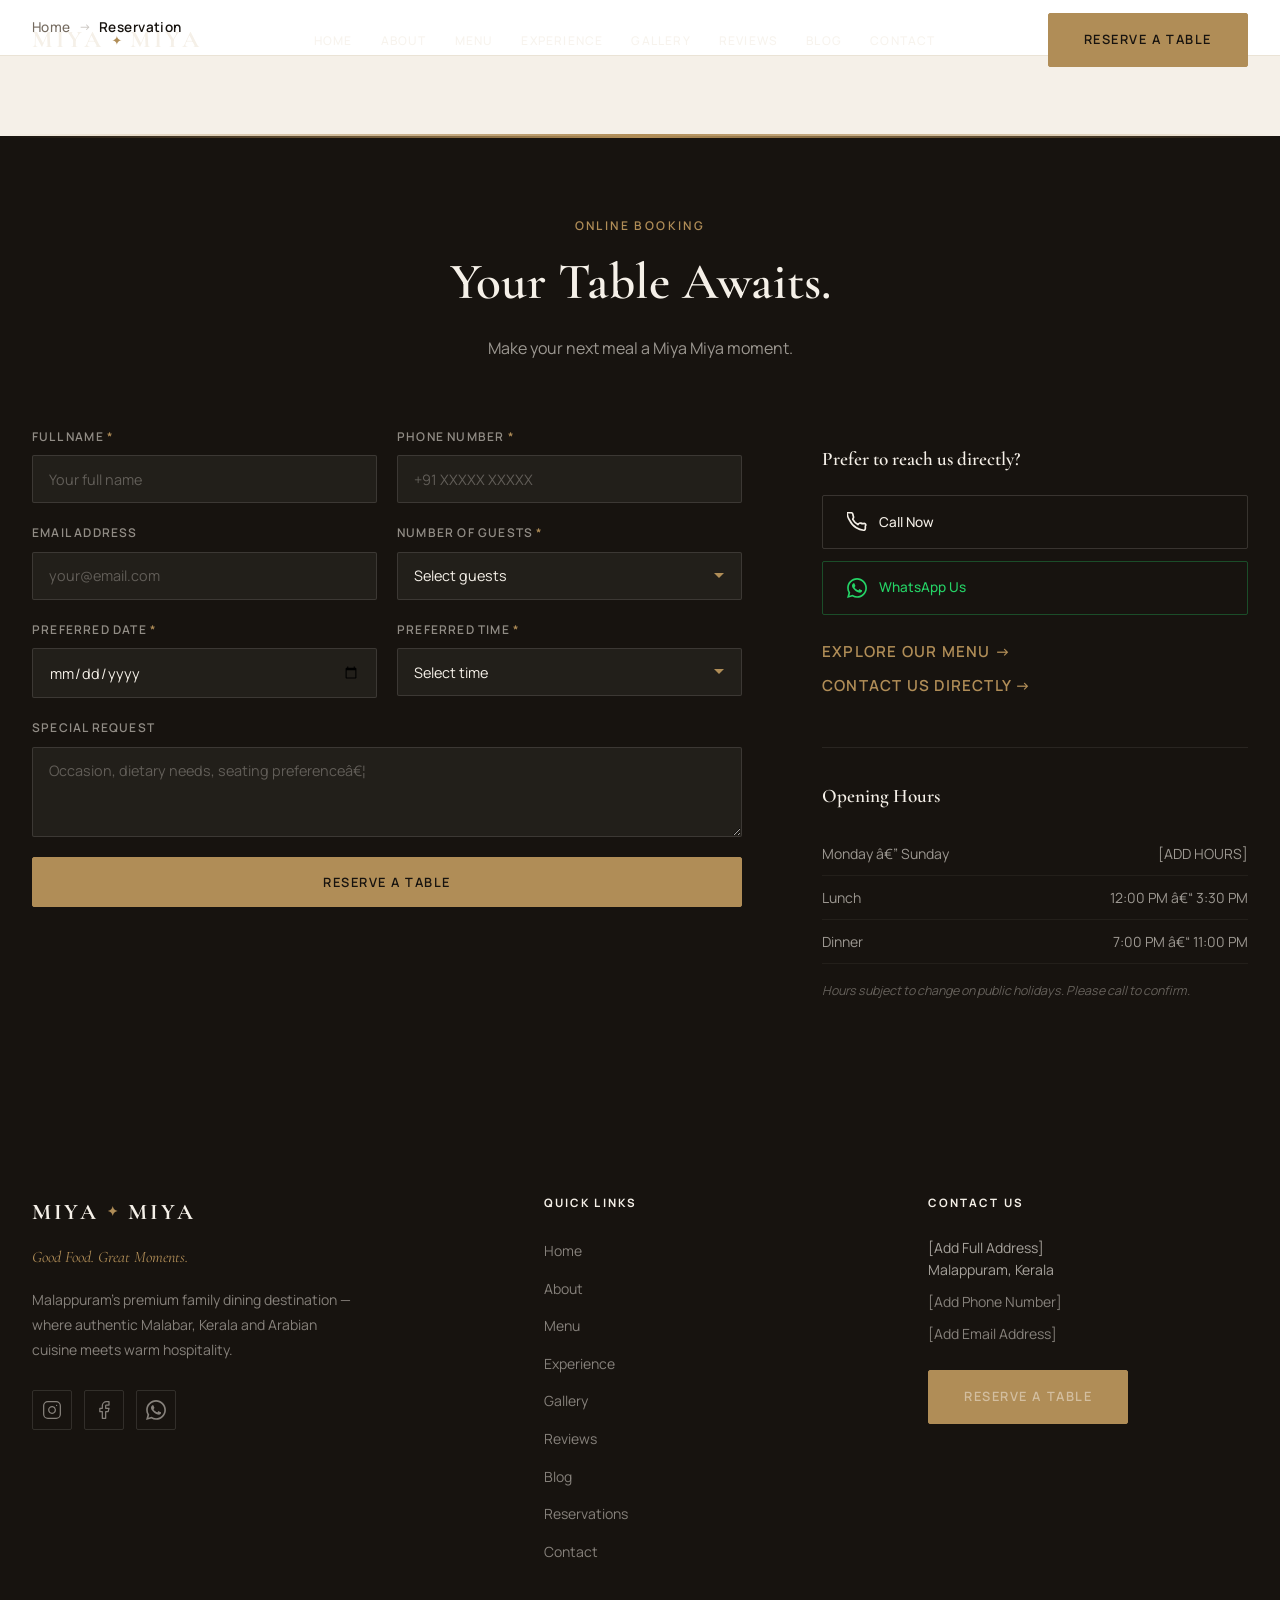
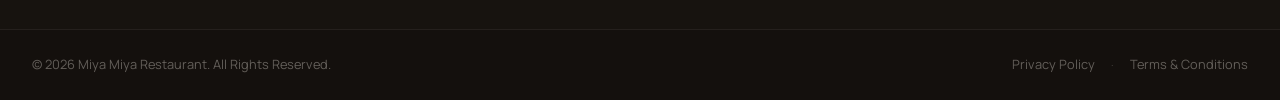
<file: reservation/index.html>
<!DOCTYPE html>
<html lang="en">
<head>
  <meta charset="UTF-8" />
  <meta name="viewport" content="width=device-width, initial-scale=1.0" />
  <meta http-equiv="X-UA-Compatible" content="IE=edge" />

  <!-- ======= PRIMARY SEO ======= -->
  <title>Book a Table | Table Reservation at Miya Miya Restaurant Malappuram</title>
  <meta name="description" content="Reserve a table online at Miya Miya Restaurant in Malappuram. Great setting for family dining, private events, and celebrations. Book your table now." />
  <meta name="keywords" content="Miya Miya Reservation, reserve table Malappuram, book restaurant Malappuram, family dinner booking" />
  <meta name="robots" content="index, follow" />
  <link rel="canonical" href="https://www.miyamiya.in/reservation/" />

  <!-- ======= OPEN GRAPH ======= -->
  <meta property="og:type" content="website" />
  <meta property="og:title" content="Book a Table | Miya Miya Restaurant Malappuram" />
  <meta property="og:description" content="Secure your spot at Malappuram's premium family dining destination. Easy online reservation." />
  <meta property="og:url" content="https://www.miyamiya.in/reservation/" />
  <meta property="og:image" content="https://www.miyamiya.in/assets/gallery_table_setting.webp" />

  <!-- ======= FONTS ======= -->
  <link rel="preconnect" href="https://fonts.googleapis.com" />
  <link rel="preconnect" href="https://fonts.gstatic.com" crossorigin />
  <link href="https://fonts.googleapis.com/css2?family=Cormorant+Garamond:ital,wght@0,300;0,400;0,500;0,600;0,700;1,300;1,400;1,500&family=Playfair+Display:ital,wght@0,400;0,500;0,600;0,700;1,400;1,500&family=Inter:wght@300;400;500;600&family=Manrope:wght@300;400;500;600;700&display=swap" rel="stylesheet" />

  <!-- ======= STRUCTURED DATA ======= -->
  <script type="application/ld+json">
  {
    "@context": "https://schema.org",
    "@graph": [
      {
        "@type": "WebPage",
        "@id": "https://www.miyamiya.in/reservation/#webpage",
        "url": "https://www.miyamiya.in/reservation/",
        "name": "Book a Table - Miya Miya Restaurant",
        "description": "Table reservation page for Miya Miya Restaurant, Malappuram."
      },
      {
        "@type": "BreadcrumbList",
        "itemListElement": [
          {"@type": "ListItem", "position": 1, "name": "Home", "item": "https://www.miyamiya.in/"},
          {"@type": "ListItem", "position": 2, "name": "Reservation", "item": "https://www.miyamiya.in/reservation/"}
        ]
      }
    ]
  }
  </script>

  <link rel="stylesheet" href="/style.css" />
</head>
<body>

  <!-- ============================================================
       NAVIGATION
  ============================================================ -->
  <header id="navbar" role="banner" class="scrolled">
    <nav class="nav-container" aria-label="Main Navigation">
      <a href="/" class="nav-logo" aria-label="Miya Miya Restaurant Home">
        <span class="logo-miya">MIYA</span>
        <span class="logo-divider">✦</span>
        <span class="logo-miya">MIYA</span>
      </a>
      <ul class="nav-links" role="list" id="nav-links">
        <li><a href="/" class="nav-link">Home</a></li>
        <li><a href="/about" class="nav-link">About</a></li>
        <li><a href="/menu" class="nav-link">Menu</a></li>
        <li><a href="/experience" class="nav-link">Experience</a></li>
        <li><a href="/gallery" class="nav-link">Gallery</a></li>
        <li><a href="/reviews" class="nav-link">Reviews</a></li>
        <li><a href="/blog" class="nav-link">Blog</a></li>
        <li><a href="/contact" class="nav-link">Contact</a></li>
      </ul>
      <div class="nav-actions">
        <a href="/reservation" class="btn btn-gold active" id="nav-reserve-btn">Reserve a Table</a>
        <button class="hamburger" id="hamburger" aria-label="Toggle menu" aria-expanded="false" aria-controls="nav-links">
          <span></span><span></span><span></span>
        </button>
      </div>
    </nav>
    <div class="mobile-reserve-bar">
      <a href="/reservation" class="btn btn-gold btn-full">Reserve a Table</a>
    </div>
  </header>

  <!-- ======= BREADCRUMBS ======= -->
  <nav class="breadcrumb-container" aria-label="Breadcrumb">
    <div class="breadcrumb-wrap">
      <a href="/">Home</a>
      <span class="breadcrumb-separator" aria-hidden="true">&rarr;</span>
      <span class="breadcrumb-current">Reservation</span>
    </div>
  </nav>

  <!-- ============================================================
       RESERVATION SECTION
  ============================================================ -->
  <section id="reservation-page" class="section-reservation" style="margin-top: 80px; padding-top: 5rem;" aria-labelledby="reservation-heading">
    <div class="reservation-container">
      <div class="reservation-header reveal-up visible">
        <p class="section-eyebrow eyebrow-gold">Online Booking</p>
        <h2 id="reservation-heading" class="section-headline light">
          Your Table Awaits.
        </h2>
        <p class="reservation-sub">Make your next meal a Miya Miya moment.</p>
      </div>

      <div class="reservation-body">
        <form class="reservation-form reveal-left visible" id="reservation-form" novalidate aria-label="Table reservation form">
          <div class="form-row">
            <div class="form-group">
              <label for="res-name">Full Name <span aria-hidden="true">*</span></label>
              <input type="text" id="res-name" name="name" placeholder="Your full name" required autocomplete="name" />
            </div>
            <div class="form-group">
              <label for="res-phone">Phone Number <span aria-hidden="true">*</span></label>
              <input type="tel" id="res-phone" name="phone" placeholder="+91 XXXXX XXXXX" required autocomplete="tel" />
            </div>
          </div>
          <div class="form-row">
            <div class="form-group">
              <label for="res-email">Email Address</label>
              <input type="email" id="res-email" name="email" placeholder="your@email.com" autocomplete="email" />
            </div>
            <div class="form-group">
              <label for="res-guests">Number of Guests <span aria-hidden="true">*</span></label>
              <select id="res-guests" name="guests" required>
                <option value="" disabled selected>Select guests</option>
                <option value="1">1 Guest</option>
                <option value="2">2 Guests</option>
                <option value="3">3 Guests</option>
                <option value="4">4 Guests</option>
                <option value="5">5 Guests</option>
                <option value="6">6 Guests</option>
                <option value="7-10">7â€“10 Guests</option>
                <option value="10+">10+ Guests</option>
              </select>
            </div>
          </div>
          <div class="form-row">
            <div class="form-group">
              <label for="res-date">Preferred Date <span aria-hidden="true">*</span></label>
              <input type="date" id="res-date" name="date" required />
            </div>
            <div class="form-group">
              <label for="res-time">Preferred Time <span aria-hidden="true">*</span></label>
              <select id="res-time" name="time" required>
                <option value="" disabled selected>Select time</option>
                <option value="12:00">12:00 PM â€” Lunch</option>
                <option value="13:00">1:00 PM</option>
                <option value="14:00">2:00 PM</option>
                <option value="15:00">3:00 PM</option>
                <option value="19:00">7:00 PM â€” Dinner</option>
                <option value="20:00">8:00 PM</option>
                <option value="21:00">9:00 PM</option>
              </select>
            </div>
          </div>
          <div class="form-group form-group--full">
            <label for="res-note">Special Request</label>
            <textarea id="res-note" name="special_request" rows="3" placeholder="Occasion, dietary needs, seating preferenceâ€¦"></textarea>
          </div>
          <button type="submit" class="btn btn-gold btn-full" id="submit-btn">
            Reserve a Table
          </button>
          <p class="form-success" id="form-success" hidden>
            âœ“ Thank you! Your reservation request has been received. We will confirm shortly via WhatsApp or phone.
          </p>
        </form>

        <div class="reservation-info reveal-right visible">
          <div class="res-info-block">
            <h3 class="res-info-title">Prefer to reach us directly?</h3>
            <a href="tel:[ADD-PHONE]" class="res-contact-btn" aria-label="Call Miya Miya Restaurant">
              <svg width="20" height="20" viewBox="0 0 24 24" fill="none" stroke="currentColor" stroke-width="2" stroke-linecap="round" stroke-linejoin="round" aria-hidden="true"><path d="M22 16.92v3a2 2 0 01-2.18 2 19.79 19.79 0 01-8.63-3.07A19.5 19.5 0 013.09 9.81a19.79 19.79 0 01-3.07-8.63A2 2 0 012 .93h3a2 2 0 012 1.72c.127.96.361 1.903.7 2.81a2 2 0 01-.45 2.11L6.91 8.91a16 16 0 006.16 6.16l1.27-1.27a2 2 0 012.11-.45c.907.339 1.85.573 2.81.7A2 2 0 0122 16.92z"/></svg>
              Call Now
            </a>
            <a href="https://wa.me/[ADD-WHATSAPP]" class="res-contact-btn res-contact-btn--wa" target="_blank" rel="noopener noreferrer" aria-label="WhatsApp Miya Miya Restaurant">
              <svg width="20" height="20" viewBox="0 0 24 24" fill="currentColor" aria-hidden="true"><path d="M.057 24l1.687-6.163c-1.041-1.804-1.588-3.849-1.587-5.946.003-6.556 5.338-11.891 11.893-11.891 3.181.001 6.167 1.24 8.413 3.488 2.245 2.248 3.481 5.236 3.48 8.414-.003 6.557-5.338 11.892-11.893 11.892-1.99-.001-3.951-.5-5.688-1.448l-6.305 1.654zm6.597-3.807c1.676.995 3.276 1.591 5.392 1.592 5.448 0 9.886-4.434 9.889-9.885.002-5.462-4.415-9.89-9.881-9.892-5.452 0-9.887 4.434-9.889 9.884-.001 2.225.651 3.891 1.746 5.634l-.999 3.648 3.742-.981zm11.387-5.464c-.074-.124-.272-.198-.57-.347-.297-.149-1.758-.868-2.031-.967-.272-.099-.47-.149-.669.149-.198.297-.768.967-.941 1.165-.173.198-.347.223-.644.074-.297-.149-1.255-.462-2.39-1.475-.883-.788-1.48-1.761-1.653-2.059-.173-.297-.018-.458.13-.606.134-.133.297-.347.446-.521.151-.172.2-.296.3-.495.099-.198.05-.372-.025-.521-.075-.148-.669-1.611-.916-2.206-.242-.579-.487-.501-.669-.51l-.57-.01c-.198 0-.52.074-.792.372s-1.04 1.016-1.04 2.479 1.065 2.876 1.213 3.074c.149.198 2.095 3.2 5.076 4.487.709.306 1.263.489 1.694.626.712.226 1.36.194 1.872.118.571-.085 1.758-.719 2.006-1.413.248-.695.248-1.29.173-1.414z"/></svg>
              WhatsApp Us
            </a>
            <div style="margin-top: 1.5rem; display: flex; gap: 0.5rem; flex-direction: column;">
              <a href="/menu" class="occasion-link" style="font-size: 0.95rem;">Explore Our Menu &rarr;</a>
              <a href="/contact" class="occasion-link" style="font-size: 0.95rem;">Contact Us Directly &rarr;</a>
            </div>
          </div>
          <div class="res-hours-block">
            <h3 class="res-info-title">Opening Hours</h3>
            <div class="hours-item"><span>Monday â€” Sunday</span><span>[ADD HOURS]</span></div>
            <div class="hours-item"><span>Lunch</span><span>12:00 PM â€“ 3:30 PM</span></div>
            <div class="hours-item"><span>Dinner</span><span>7:00 PM â€“ 11:00 PM</span></div>
            <p class="hours-note">Hours subject to change on public holidays. Please call to confirm.</p>
          </div>
        </div>
      </div>
    </div>
  </section>

  <!-- ============================================================
       FOOTER
  ============================================================ -->
  <footer class="footer" role="contentinfo">
    <div class="footer-top">
      <div class="footer-brand">
        <a href="/" class="footer-logo" aria-label="Miya Miya Restaurant Home">
          <span>MIYA</span>
          <span class="footer-logo-divider">✦</span>
          <span>MIYA</span>
        </a>
        <p class="footer-tagline">Good Food. Great Moments.</p>
        <p class="footer-desc">Malappuram's premium family dining destination &mdash; where authentic Malabar, Kerala and Arabian cuisine meets warm hospitality.</p>
        <div class="footer-social">
          <a href="https://instagram.com/miyamiya" target="_blank" rel="noopener noreferrer" aria-label="Miya Miya on Instagram">
            <svg width="20" height="20" viewBox="0 0 24 24" fill="none" stroke="currentColor" stroke-width="1.5" stroke-linecap="round" stroke-linejoin="round" aria-hidden="true"><rect x="2" y="2" width="20" height="20" rx="5" ry="5"/><path d="M16 11.37A4 4 0 1112.63 8 4 4 0 0116 11.37z"/><line x1="17.5" y1="6.5" x2="17.51" y2="6.5"/></svg>
          </a>
          <a href="https://facebook.com/miyamiya" target="_blank" rel="noopener noreferrer" aria-label="Miya Miya on Facebook">
            <svg width="20" height="20" viewBox="0 0 24 24" fill="none" stroke="currentColor" stroke-width="1.5" stroke-linecap="round" stroke-linejoin="round" aria-hidden="true"><path d="M18 2h-3a5 5 0 00-5 5v3H7v4h3v8h4v-8h3l1-4h-4V7a1 1 0 011-1h3z"/></svg>
          </a>
          <a href="https://wa.me/[ADD-WHATSAPP]" target="_blank" rel="noopener noreferrer" aria-label="Miya Miya on WhatsApp">
            <svg width="20" height="20" viewBox="0 0 24 24" fill="currentColor" aria-hidden="true"><path d="M.057 24l1.687-6.163c-1.041-1.804-1.588-3.849-1.587-5.946.003-6.556 5.338-11.891 11.893-11.891 3.181.001 6.167 1.24 8.413 3.488 2.245 2.248 3.481 5.236 3.48 8.414-.003 6.557-5.338 11.892-11.893 11.892-1.99-.001-3.951-.5-5.688-1.448l-6.305 1.654zm6.597-3.807c1.676.995 3.276 1.591 5.392 1.592 5.448 0 9.886-4.434 9.889-9.885.002-5.462-4.415-9.89-9.881-9.892-5.452 0-9.887 4.434-9.889 9.884-.001 2.225.651 3.891 1.746 5.634l-.999 3.648 3.742-.981zm11.387-5.464c-.074-.124-.272-.198-.57-.347-.297-.149-1.758-.868-2.031-.967-.272-.099-.47-.149-.669.149-.198.297-.768.967-.941 1.165-.173.198-.347.223-.644.074-.297-.149-1.255-.462-2.39-1.475-.883-.788-1.48-1.761-1.653-2.059-.173-.297-.018-.458.13-.606.134-.133.297-.347.446-.521.151-.172.2-.296.3-.495.099-.198.05-.372-.025-.521-.075-.148-.669-1.611-.916-2.206-.242-.579-.487-.501-.669-.51l-.57-.01c-.198 0-.52.074-.792.372s-1.04 1.016-1.04 2.479 1.065 2.876 1.213 3.074c.149.198 2.095 3.2 5.076 4.487.709.306 1.263.489 1.694.626.712.226 1.36.194 1.872.118.571-.085 1.758-.719 2.006-1.413.248-.695.248-1.29.173-1.414z"/></svg>
          </a>
        </div>
      </div>

      <nav class="footer-nav" aria-label="Footer navigation">
        <h3 class="footer-nav-title">Quick Links</h3>
        <ul role="list">
          <li><a href="/">Home</a></li>
          <li><a href="/about">About</a></li>
          <li><a href="/menu">Menu</a></li>
          <li><a href="/experience">Experience</a></li>
          <li><a href="/gallery">Gallery</a></li>
          <li><a href="/reviews">Reviews</a></li>
          <li><a href="/blog">Blog</a></li>
          <li><a href="/reservation">Reservations</a></li>
          <li><a href="/contact">Contact</a></li>
        </ul>
      </nav>

      <div class="footer-contact-block">
        <h3 class="footer-nav-title">Contact Us</h3>
        <address>
          <p>[Add Full Address]<br />Malappuram, Kerala</p>
          <p><a href="tel:[ADD-PHONE]">[Add Phone Number]</a></p>
          <p><a href="mailto:[ADD-EMAIL]">[Add Email Address]</a></p>
        </address>
        <a href="/reservation" class="btn btn-gold" style="margin-top:1.5rem;display:inline-block;">Reserve a Table</a>
      </div>
    </div>

    <div class="footer-bottom">
      <p>&copy; <span id="year"></span> Miya Miya Restaurant. All Rights Reserved.</p>
      <div class="footer-legal">
        <a href="/privacy-policy">Privacy Policy</a>
        <span aria-hidden="true">&middot;</span>
        <a href="/terms">Terms &amp; Conditions</a>
      </div>
    </div>
  </footer>

  <script src="/script.js"></script>
</body>
</html>
</file>
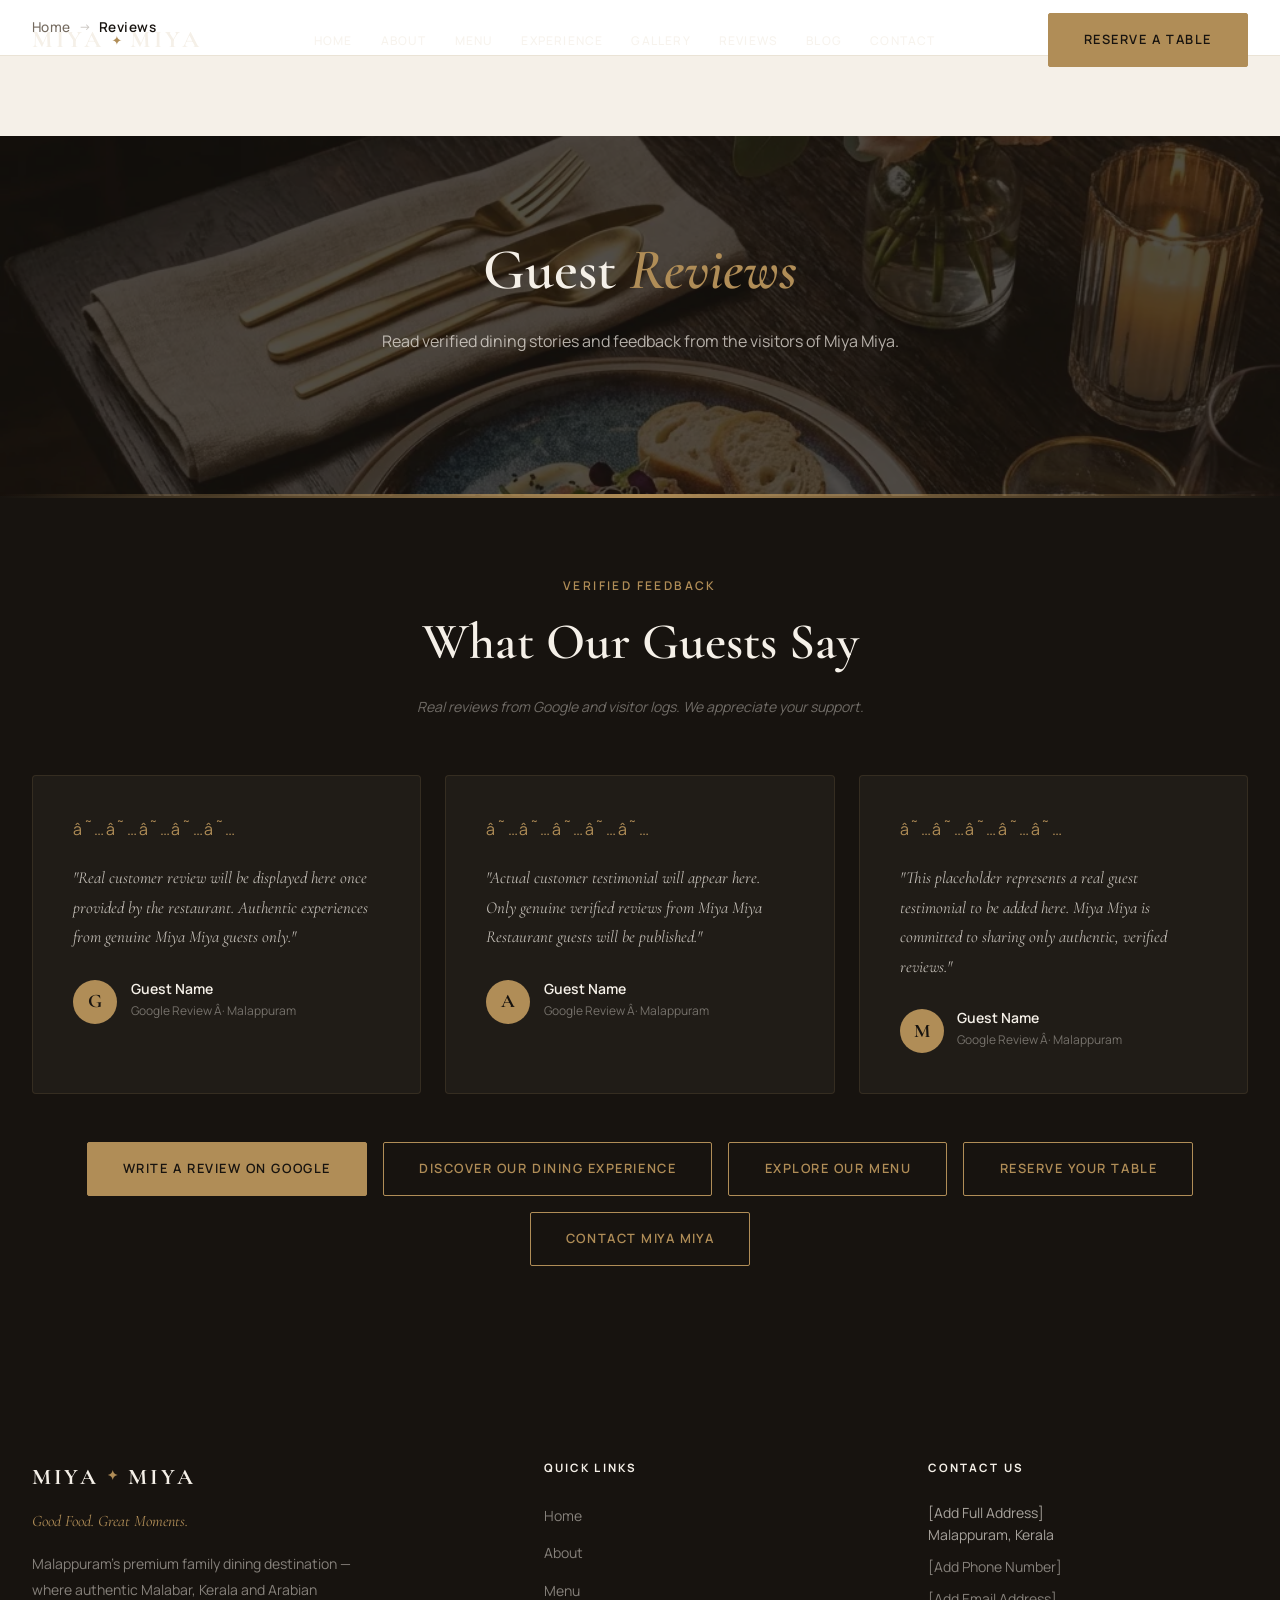
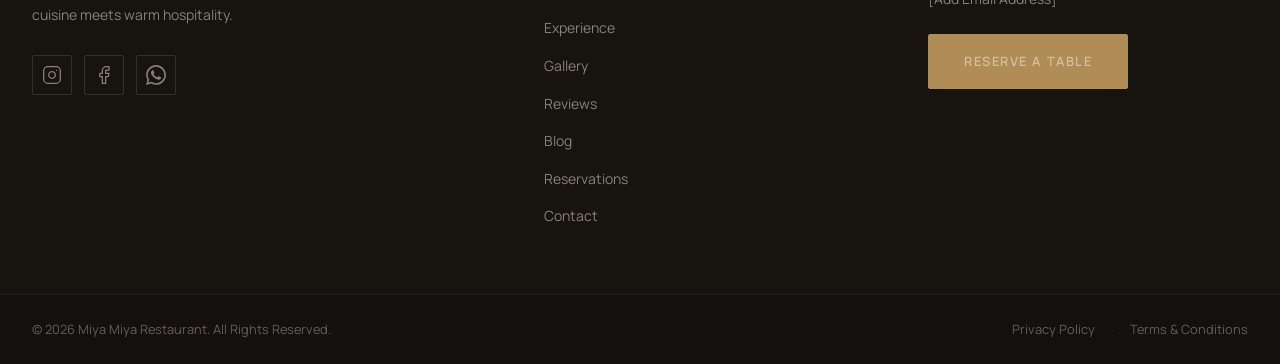
<file: reviews/index.html>
<!DOCTYPE html>
<html lang="en">
<head>
  <meta charset="UTF-8" />
  <meta name="viewport" content="width=device-width, initial-scale=1.0" />
  <meta http-equiv="X-UA-Compatible" content="IE=edge" />

  <!-- ======= PRIMARY SEO ======= -->
  <title>Guest Reviews | Miya Miya Restaurant Malappuram</title>
  <meta name="description" content="Read reviews and testimonials from guests at Miya Miya Restaurant in Malappuram, Kerala. Read verified feedback on our food and dining hospitality." />
  <meta name="keywords" content="Miya Miya reviews, customer testimonials Malappuram, best rated restaurant Kerala, verified reviews" />
  <meta name="robots" content="index, follow" />
  <link rel="canonical" href="https://www.miyamiya.in/reviews/" />

  <!-- ======= OPEN GRAPH ======= -->
  <meta property="og:type" content="website" />
  <meta property="og:title" content="Guest Reviews | Miya Miya Restaurant Malappuram" />
  <meta property="og:description" content="What our guests say about their dining experience at Miya Miya Restaurant." />
  <meta property="og:url" content="https://www.miyamiya.in/reviews/" />
  <meta property="og:image" content="https://www.miyamiya.in/assets/gallery_table_setting.webp" />

  <!-- ======= FONTS ======= -->
  <link rel="preconnect" href="https://fonts.googleapis.com" />
  <link rel="preconnect" href="https://fonts.gstatic.com" crossorigin />
  <link href="https://fonts.googleapis.com/css2?family=Cormorant+Garamond:ital,wght@0,300;0,400;0,500;0,600;0,700;1,300;1,400;1,500&family=Playfair+Display:ital,wght@0,400;0,500;0,600;0,700;1,400;1,500&family=Inter:wght@300;400;500;600&family=Manrope:wght@300;400;500;600;700&display=swap" rel="stylesheet" />

  <!-- ======= STRUCTURED DATA ======= -->
  <script type="application/ld+json">
  {
    "@context": "https://schema.org",
    "@graph": [
      {
        "@type": "WebPage",
        "@id": "https://www.miyamiya.in/reviews/#webpage",
        "url": "https://www.miyamiya.in/reviews/",
        "name": "Guest Reviews - Miya Miya Restaurant",
        "description": "Customer testimonials page for Miya Miya Restaurant, Malappuram."
      },
      {
        "@type": "BreadcrumbList",
        "itemListElement": [
          {"@type": "ListItem", "position": 1, "name": "Home", "item": "https://www.miyamiya.in/"},
          {"@type": "ListItem", "position": 2, "name": "Reviews", "item": "https://www.miyamiya.in/reviews/"}
        ]
      }
    ]
  }
  </script>

  <link rel="stylesheet" href="/style.css" />
</head>
<body>

  <!-- ============================================================
       NAVIGATION
  ============================================================ -->
  <header id="navbar" role="banner" class="scrolled">
    <nav class="nav-container" aria-label="Main Navigation">
      <a href="/" class="nav-logo" aria-label="Miya Miya Restaurant Home">
        <span class="logo-miya">MIYA</span>
        <span class="logo-divider">✦</span>
        <span class="logo-miya">MIYA</span>
      </a>
      <ul class="nav-links" role="list" id="nav-links">
        <li><a href="/" class="nav-link">Home</a></li>
        <li><a href="/about" class="nav-link">About</a></li>
        <li><a href="/menu" class="nav-link">Menu</a></li>
        <li><a href="/experience" class="nav-link">Experience</a></li>
        <li><a href="/gallery" class="nav-link">Gallery</a></li>
        <li><a href="/reviews" class="nav-link active">Reviews</a></li>
        <li><a href="/blog" class="nav-link">Blog</a></li>
        <li><a href="/contact" class="nav-link">Contact</a></li>
      </ul>
      <div class="nav-actions">
        <a href="/reservation" class="btn btn-gold" id="nav-reserve-btn">Reserve a Table</a>
        <button class="hamburger" id="hamburger" aria-label="Toggle menu" aria-expanded="false" aria-controls="nav-links">
          <span></span><span></span><span></span>
        </button>
      </div>
    </nav>
    <div class="mobile-reserve-bar">
      <a href="/reservation" class="btn btn-gold btn-full">Reserve a Table</a>
    </div>
  </header>

  <!-- ======= BREADCRUMBS ======= -->
  <nav class="breadcrumb-container" aria-label="Breadcrumb">
    <div class="breadcrumb-wrap">
      <a href="/">Home</a>
      <span class="breadcrumb-separator" aria-hidden="true">&rarr;</span>
      <span class="breadcrumb-current">Reviews</span>
    </div>
  </nav>

  <!-- ============================================================
       HERO COVER
  ============================================================ -->
  <section class="section-experience" style="min-height: 40vh; margin-top: 80px;" aria-label="Reviews Cover">
    <div class="experience-media">
      <img src="/assets/miya-miya-restaurant-table-setting.webp" alt="Miya Miya dining table setting banner" class="experience-bg" width="1024" height="1024" />
      <div class="experience-overlay" style="background: rgba(23, 19, 15, 0.75);"></div>
    </div>
    <div class="experience-content reveal-up visible">
      <h1 class="experience-headline">Guest <em>Reviews</em></h1>
      <p class="experience-body">Read verified dining stories and feedback from the visitors of Miya Miya.</p>
    </div>
  </section>

  <!-- ============================================================
       REVIEWS GRID
  ============================================================ -->
  <section id="reviews-page-grid" class="section-reviews" style="padding-top: 5rem; background-color: var(--color-espresso);" aria-labelledby="reviews-heading">
    <div class="reviews-container">
      <p class="section-eyebrow eyebrow-gold">Verified Feedback</p>
      <h2 id="reviews-heading" class="section-headline light">
        What Our Guests Say
      </h2>
      <p class="reviews-note">Real reviews from Google and visitor logs. We appreciate your support.</p>

      <div class="reviews-grid" style="margin-top: 3rem;">
        
        <article class="review-card">
          <div class="review-stars" aria-label="5 out of 5 stars">â˜…â˜…â˜…â˜…â˜…</div>
          <blockquote class="review-text">
            "Real customer review will be displayed here once provided by the restaurant. Authentic experiences from genuine Miya Miya guests only."
          </blockquote>
          <div class="review-author">
            <div class="author-avatar" aria-hidden="true">G</div>
            <div>
              <p class="author-name">Guest Name</p>
              <p class="author-source">Google Review Â· Malappuram</p>
            </div>
          </div>
        </article>

        <article class="review-card">
          <div class="review-stars" aria-label="5 out of 5 stars">â˜…â˜…â˜…â˜…â˜…</div>
          <blockquote class="review-text">
            "Actual customer testimonial will appear here. Only genuine verified reviews from Miya Miya Restaurant guests will be published."
          </blockquote>
          <div class="review-author">
            <div class="author-avatar" aria-hidden="true">A</div>
            <div>
              <p class="author-name">Guest Name</p>
              <p class="author-source">Google Review Â· Malappuram</p>
            </div>
          </div>
        </article>

        <article class="review-card">
          <div class="review-stars" aria-label="5 out of 5 stars">â˜…â˜…â˜…â˜…â˜…</div>
          <blockquote class="review-text">
            "This placeholder represents a real guest testimonial to be added here. Miya Miya is committed to sharing only authentic, verified reviews."
          </blockquote>
          <div class="review-author">
            <div class="author-avatar" aria-hidden="true">M</div>
            <div>
              <p class="author-name">Guest Name</p>
              <p class="author-source">Google Review Â· Malappuram</p>
            </div>
          </div>
        </article>

      </div>
      
      <div class="reviews-cta" style="margin-top: 3rem; display: flex; gap: 1rem; justify-content: center; flex-wrap: wrap;">
        <a href="https://g.page/miyamiya/review" class="btn btn-gold" target="_blank" rel="noopener noreferrer">Write a Review on Google</a>
        <a href="/experience" class="btn btn-outline-gold">Discover Our Dining Experience</a>
        <a href="/menu" class="btn btn-outline-gold">Explore Our Menu</a>
        <a href="/reservation" class="btn btn-outline-gold">Reserve Your Table</a>
        <a href="/contact" class="btn btn-outline-gold">Contact Miya Miya</a>
      </div>
    </div>
  </section>

  <!-- ============================================================
       FOOTER
  ============================================================ -->
  <footer class="footer" role="contentinfo">
    <div class="footer-top">
      <div class="footer-brand">
        <a href="/" class="footer-logo" aria-label="Miya Miya Restaurant Home">
          <span>MIYA</span>
          <span class="footer-logo-divider">✦</span>
          <span>MIYA</span>
        </a>
        <p class="footer-tagline">Good Food. Great Moments.</p>
        <p class="footer-desc">Malappuram's premium family dining destination &mdash; where authentic Malabar, Kerala and Arabian cuisine meets warm hospitality.</p>
        <div class="footer-social">
          <a href="https://instagram.com/miyamiya" target="_blank" rel="noopener noreferrer" aria-label="Miya Miya on Instagram">
            <svg width="20" height="20" viewBox="0 0 24 24" fill="none" stroke="currentColor" stroke-width="1.5" stroke-linecap="round" stroke-linejoin="round" aria-hidden="true"><rect x="2" y="2" width="20" height="20" rx="5" ry="5"/><path d="M16 11.37A4 4 0 1112.63 8 4 4 0 0116 11.37z"/><line x1="17.5" y1="6.5" x2="17.51" y2="6.5"/></svg>
          </a>
          <a href="https://facebook.com/miyamiya" target="_blank" rel="noopener noreferrer" aria-label="Miya Miya on Facebook">
            <svg width="20" height="20" viewBox="0 0 24 24" fill="none" stroke="currentColor" stroke-width="1.5" stroke-linecap="round" stroke-linejoin="round" aria-hidden="true"><path d="M18 2h-3a5 5 0 00-5 5v3H7v4h3v8h4v-8h3l1-4h-4V7a1 1 0 011-1h3z"/></svg>
          </a>
          <a href="https://wa.me/[ADD-WHATSAPP]" target="_blank" rel="noopener noreferrer" aria-label="Miya Miya on WhatsApp">
            <svg width="20" height="20" viewBox="0 0 24 24" fill="currentColor" aria-hidden="true"><path d="M.057 24l1.687-6.163c-1.041-1.804-1.588-3.849-1.587-5.946.003-6.556 5.338-11.891 11.893-11.891 3.181.001 6.167 1.24 8.413 3.488 2.245 2.248 3.481 5.236 3.48 8.414-.003 6.557-5.338 11.892-11.893 11.892-1.99-.001-3.951-.5-5.688-1.448l-6.305 1.654zm6.597-3.807c1.676.995 3.276 1.591 5.392 1.592 5.448 0 9.886-4.434 9.889-9.885.002-5.462-4.415-9.89-9.881-9.892-5.452 0-9.887 4.434-9.889 9.884-.001 2.225.651 3.891 1.746 5.634l-.999 3.648 3.742-.981zm11.387-5.464c-.074-.124-.272-.198-.57-.347-.297-.149-1.758-.868-2.031-.967-.272-.099-.47-.149-.669.149-.198.297-.768.967-.941 1.165-.173.198-.347.223-.644.074-.297-.149-1.255-.462-2.39-1.475-.883-.788-1.48-1.761-1.653-2.059-.173-.297-.018-.458.13-.606.134-.133.297-.347.446-.521.151-.172.2-.296.3-.495.099-.198.05-.372-.025-.521-.075-.148-.669-1.611-.916-2.206-.242-.579-.487-.501-.669-.51l-.57-.01c-.198 0-.52.074-.792.372s-1.04 1.016-1.04 2.479 1.065 2.876 1.213 3.074c.149.198 2.095 3.2 5.076 4.487.709.306 1.263.489 1.694.626.712.226 1.36.194 1.872.118.571-.085 1.758-.719 2.006-1.413.248-.695.248-1.29.173-1.414z"/></svg>
          </a>
        </div>
      </div>
      <nav class="footer-nav" aria-label="Footer navigation">
        <h3 class="footer-nav-title">Quick Links</h3>
        <ul role="list">
          <li><a href="/">Home</a></li>
          <li><a href="/about">About</a></li>
          <li><a href="/menu">Menu</a></li>
          <li><a href="/experience">Experience</a></li>
          <li><a href="/gallery">Gallery</a></li>
          <li><a href="/reviews">Reviews</a></li>
          <li><a href="/blog">Blog</a></li>
          <li><a href="/reservation">Reservations</a></li>
          <li><a href="/contact">Contact</a></li>
        </ul>
      </nav>
      <div class="footer-contact-block">
        <h3 class="footer-nav-title">Contact Us</h3>
        <address>
          <p>[Add Full Address]<br />Malappuram, Kerala</p>
          <p><a href="tel:[ADD-PHONE]">[Add Phone Number]</a></p>
          <p><a href="mailto:[ADD-EMAIL]">[Add Email Address]</a></p>
        </address>
        <a href="/reservation" class="btn btn-gold" style="margin-top:1.5rem;display:inline-block;">Reserve a Table</a>
      </div>
    </div>
    <div class="footer-bottom">
      <p>&copy; <span id="year"></span> Miya Miya Restaurant. All Rights Reserved.</p>
      <div class="footer-legal">
        <a href="/privacy-policy">Privacy Policy</a>
        <span aria-hidden="true">&middot;</span>
        <a href="/terms">Terms &amp; Conditions</a>
      </div>
    </div>
  </footer>

  <script src="/script.js"></script>
</body>
</html>
</file>
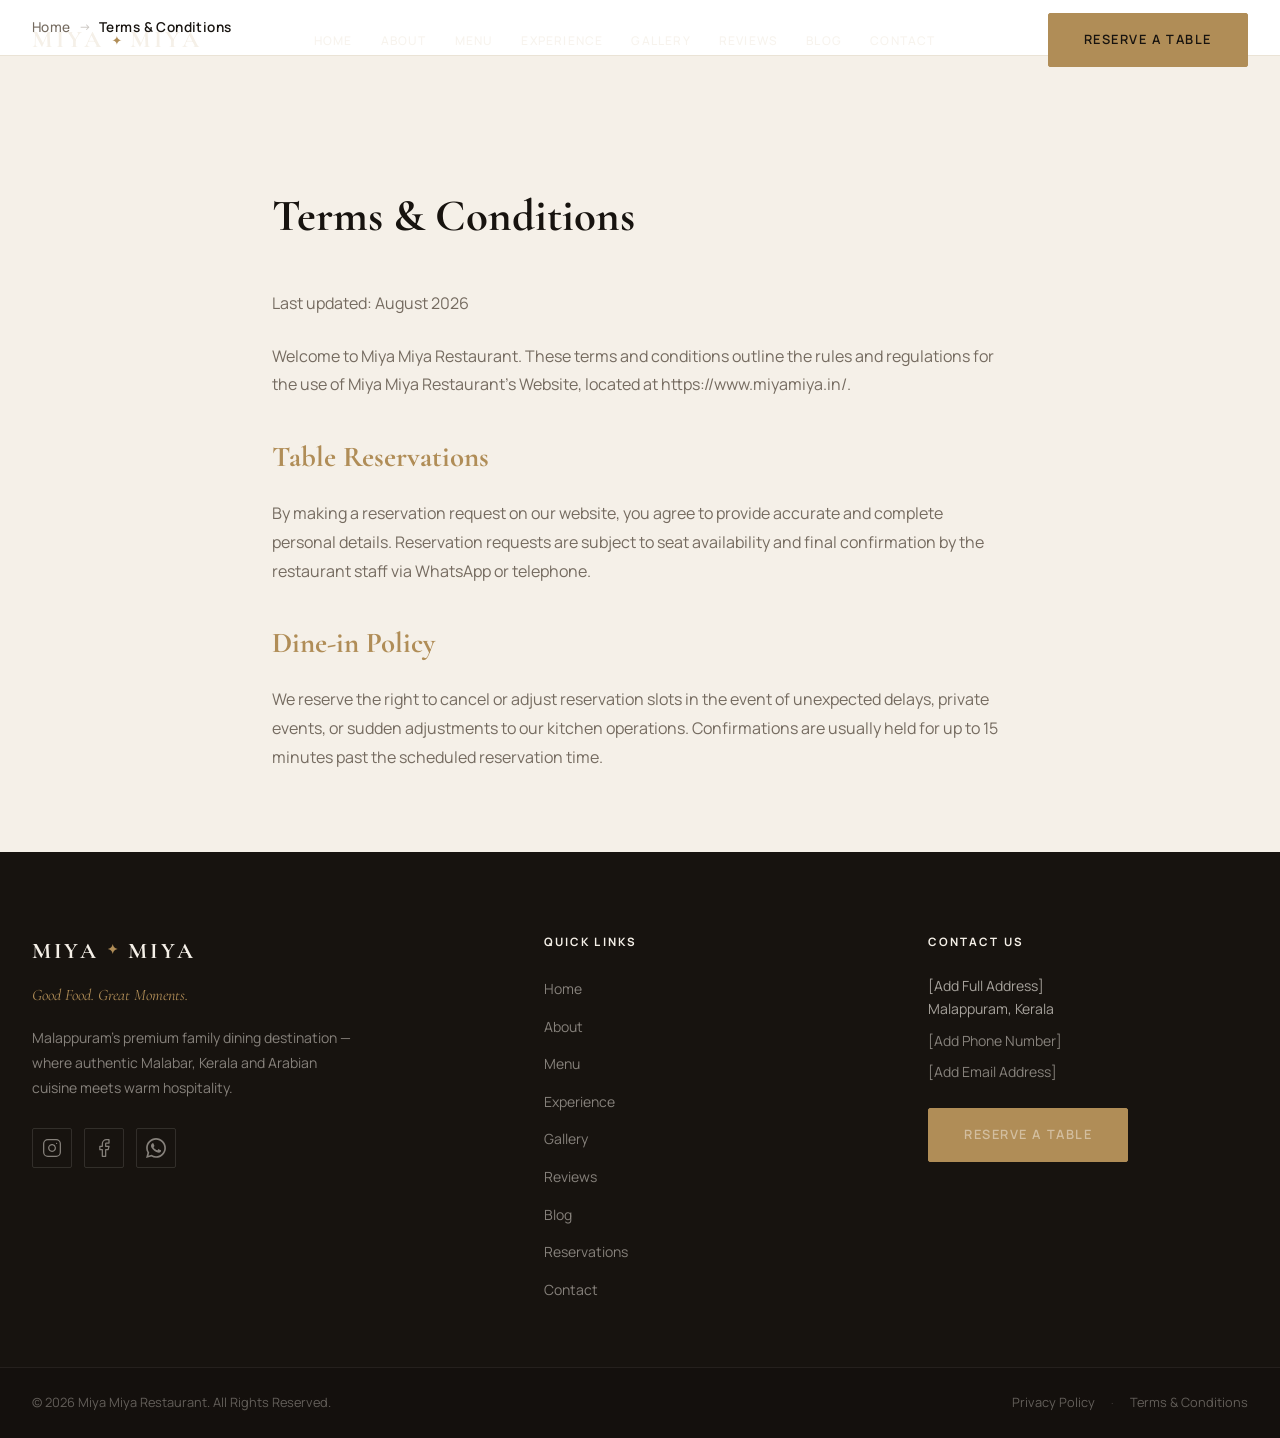
<file: terms/index.html>
<!DOCTYPE html>
<html lang="en">
<head>
  <meta charset="UTF-8" />
  <meta name="viewport" content="width=device-width, initial-scale=1.0" />
  <meta http-equiv="X-UA-Compatible" content="IE=edge" />

  <!-- ======= PRIMARY SEO ======= -->
  <title>Terms &amp; Conditions | Miya Miya Restaurant Malappuram</title>
  <meta name="description" content="Read the terms and conditions governing reservations and dining policies at Miya Miya Restaurant in Malappuram." />
  <meta name="robots" content="index, follow" />
  <link rel="canonical" href="https://www.miyamiya.in/terms/" />

  <!-- ======= FONTS ======= -->
  <link rel="preconnect" href="https://fonts.googleapis.com" />
  <link rel="preconnect" href="https://fonts.gstatic.com" crossorigin />
  <link href="https://fonts.googleapis.com/css2?family=Cormorant+Garamond:ital,wght@0,300;0,400;0,500;0,600;0,700;1,300;1,400;1,500&family=Playfair+Display:ital,wght@0,400;0,500;0,600;0,700;1,400;1,500&family=Inter:wght@300;400;500;600&family=Manrope:wght@300;400;500;600;700&display=swap" rel="stylesheet" />

  <link rel="stylesheet" href="/style.css" />
  <style>
    .legal-content {
      max-width: 800px;
      margin: 120px auto 5rem;
      padding: 0 2rem;
      color: var(--color-espresso);
      line-height: 1.8;
      font-family: var(--font-sans);
    }
    .legal-content h1 {
      font-family: var(--font-serif);
      font-size: 2.8rem;
      color: var(--color-espresso);
      margin-bottom: 2rem;
    }
    .legal-content h2 {
      font-family: var(--font-serif);
      font-size: 1.8rem;
      margin-top: 2rem;
      margin-bottom: 1rem;
      color: var(--color-gold);
    }
    .legal-content p {
      margin-bottom: 1.5rem;
      color: var(--color-warm-grey);
    }
  </style>
</head>
<body>

  <!-- ============================================================
       NAVIGATION
  ============================================================ -->
  <header id="navbar" role="banner" class="scrolled">
    <nav class="nav-container" aria-label="Main Navigation">
      <a href="/" class="nav-logo" aria-label="Miya Miya Restaurant Home">
        <span class="logo-miya">MIYA</span>
        <span class="logo-divider">✦</span>
        <span class="logo-miya">MIYA</span>
      </a>
      <ul class="nav-links" role="list" id="nav-links">
        <li><a href="/" class="nav-link">Home</a></li>
        <li><a href="/about" class="nav-link">About</a></li>
        <li><a href="/menu" class="nav-link">Menu</a></li>
        <li><a href="/experience" class="nav-link">Experience</a></li>
        <li><a href="/gallery" class="nav-link">Gallery</a></li>
        <li><a href="/reviews" class="nav-link">Reviews</a></li>
        <li><a href="/blog" class="nav-link">Blog</a></li>
        <li><a href="/contact" class="nav-link">Contact</a></li>
      </ul>
      <div class="nav-actions">
        <a href="/reservation" class="btn btn-gold" id="nav-reserve-btn">Reserve a Table</a>
        <button class="hamburger" id="hamburger" aria-label="Toggle menu" aria-expanded="false" aria-controls="nav-links">
          <span></span><span></span><span></span>
        </button>
      </div>
    </nav>
  </header>

  <!-- ======= BREADCRUMBS ======= -->
  <nav class="breadcrumb-container" aria-label="Breadcrumb">
    <div class="breadcrumb-wrap">
      <a href="/">Home</a>
      <span class="breadcrumb-separator" aria-hidden="true">&rarr;</span>
      <span class="breadcrumb-current">Terms &amp; Conditions</span>
    </div>
  </nav>

  <main class="legal-content">
    <h1>Terms &amp; Conditions</h1>
    <p>Last updated: August 2026</p>
    <p>Welcome to Miya Miya Restaurant. These terms and conditions outline the rules and regulations for the use of Miya Miya Restaurant's Website, located at https://www.miyamiya.in/.</p>

    <h2>Table Reservations</h2>
    <p>By making a reservation request on our website, you agree to provide accurate and complete personal details. Reservation requests are subject to seat availability and final confirmation by the restaurant staff via WhatsApp or telephone.</p>

    <h2>Dine-in Policy</h2>
    <p>We reserve the right to cancel or adjust reservation slots in the event of unexpected delays, private events, or sudden adjustments to our kitchen operations. Confirmations are usually held for up to 15 minutes past the scheduled reservation time.</p>
  </main>

  <!-- ============================================================
       FOOTER
  ============================================================ -->
  <footer class="footer" role="contentinfo">
    <div class="footer-top">
      <div class="footer-brand">
        <a href="/" class="footer-logo" aria-label="Miya Miya Restaurant Home">
          <span>MIYA</span>
          <span class="footer-logo-divider">✦</span>
          <span>MIYA</span>
        </a>
        <p class="footer-tagline">Good Food. Great Moments.</p>
        <p class="footer-desc">Malappuram's premium family dining destination &mdash; where authentic Malabar, Kerala and Arabian cuisine meets warm hospitality.</p>
        <div class="footer-social">
          <a href="https://instagram.com/miyamiya" target="_blank" rel="noopener noreferrer" aria-label="Miya Miya on Instagram">
            <svg width="20" height="20" viewBox="0 0 24 24" fill="none" stroke="currentColor" stroke-width="1.5" stroke-linecap="round" stroke-linejoin="round" aria-hidden="true"><rect x="2" y="2" width="20" height="20" rx="5" ry="5"/><path d="M16 11.37A4 4 0 1112.63 8 4 4 0 0116 11.37z"/><line x1="17.5" y1="6.5" x2="17.51" y2="6.5"/></svg>
          </a>
          <a href="https://facebook.com/miyamiya" target="_blank" rel="noopener noreferrer" aria-label="Miya Miya on Facebook">
            <svg width="20" height="20" viewBox="0 0 24 24" fill="none" stroke="currentColor" stroke-width="1.5" stroke-linecap="round" stroke-linejoin="round" aria-hidden="true"><path d="M18 2h-3a5 5 0 00-5 5v3H7v4h3v8h4v-8h3l1-4h-4V7a1 1 0 011-1h3z"/></svg>
          </a>
          <a href="https://wa.me/[ADD-WHATSAPP]" target="_blank" rel="noopener noreferrer" aria-label="Miya Miya on WhatsApp">
            <svg width="20" height="20" viewBox="0 0 24 24" fill="currentColor" aria-hidden="true"><path d="M.057 24l1.687-6.163c-1.041-1.804-1.588-3.849-1.587-5.946.003-6.556 5.338-11.891 11.893-11.891 3.181.001 6.167 1.24 8.413 3.488 2.245 2.248 3.481 5.236 3.48 8.414-.003 6.557-5.338 11.892-11.893 11.892-1.99-.001-3.951-.5-5.688-1.448l-6.305 1.654zm6.597-3.807c1.676.995 3.276 1.591 5.392 1.592 5.448 0 9.886-4.434 9.889-9.885.002-5.462-4.415-9.89-9.881-9.892-5.452 0-9.887 4.434-9.889 9.884-.001 2.225.651 3.891 1.746 5.634l-.999 3.648 3.742-.981zm11.387-5.464c-.074-.124-.272-.198-.57-.347-.297-.149-1.758-.868-2.031-.967-.272-.099-.47-.149-.669.149-.198.297-.768.967-.941 1.165-.173.198-.347.223-.644.074-.297-.149-1.255-.462-2.39-1.475-.883-.788-1.48-1.761-1.653-2.059-.173-.297-.018-.458.13-.606.134-.133.297-.347.446-.521.151-.172.2-.296.3-.495.099-.198.05-.372-.025-.521-.075-.148-.669-1.611-.916-2.206-.242-.579-.487-.501-.669-.51l-.57-.01c-.198 0-.52.074-.792.372s-1.04 1.016-1.04 2.479 1.065 2.876 1.213 3.074c.149.198 2.095 3.2 5.076 4.487.709.306 1.263.489 1.694.626.712.226 1.36.194 1.872.118.571-.085 1.758-.719 2.006-1.413.248-.695.248-1.29.173-1.414z"/></svg>
          </a>
        </div>
      </div>

      <nav class="footer-nav" aria-label="Footer navigation">
        <h3 class="footer-nav-title">Quick Links</h3>
        <ul role="list">
          <li><a href="/">Home</a></li>
          <li><a href="/about">About</a></li>
          <li><a href="/menu">Menu</a></li>
          <li><a href="/experience">Experience</a></li>
          <li><a href="/gallery">Gallery</a></li>
          <li><a href="/reviews">Reviews</a></li>
          <li><a href="/blog">Blog</a></li>
          <li><a href="/reservation">Reservations</a></li>
          <li><a href="/contact">Contact</a></li>
        </ul>
      </nav>

      <div class="footer-contact-block">
        <h3 class="footer-nav-title">Contact Us</h3>
        <address>
          <p>[Add Full Address]<br />Malappuram, Kerala</p>
          <p><a href="tel:[ADD-PHONE]">[Add Phone Number]</a></p>
          <p><a href="mailto:[ADD-EMAIL]">[Add Email Address]</a></p>
        </address>
        <a href="/reservation" class="btn btn-gold" style="margin-top:1.5rem;display:inline-block;">Reserve a Table</a>
      </div>
    </div>

    <div class="footer-bottom">
      <p>&copy; <span id="year"></span> Miya Miya Restaurant. All Rights Reserved.</p>
      <div class="footer-legal">
        <a href="/privacy-policy">Privacy Policy</a>
        <span aria-hidden="true">&middot;</span>
        <a href="/terms">Terms &amp; Conditions</a>
      </div>
    </div>
  </footer>

  <script src="/script.js"></script>
</body>
</html>
</file>
<file: style.css>
/* ============================================================
   MIYA MIYA RESTAURANT — PREMIUM STYLESHEET
   Version: 1.0
   ============================================================ */

/* SEO: Visually hidden — readable by search engines, invisible to users */
.seo-tag {
  position: absolute;
  width: 1px;
  height: 1px;
  padding: 0;
  margin: -1px;
  overflow: hidden;
  clip: rect(0, 0, 0, 0);
  white-space: nowrap;
  border: 0;
}



/* ============================================================
   1. DESIGN TOKENS / CSS VARIABLES
   ============================================================ */
:root {
  /* Colors */
  --color-espresso:    #17130F;
  --color-mocha:       #2B2119;
  --color-ivory:       #F5F0E8;
  --color-gold:        #B08D57;
  --color-gold-light:  #C9A96E;
  --color-gold-dark:   #8A6D3B;
  --color-charcoal:    #211D19;
  --color-warm-grey:   #756B60;
  --color-ivory-dark:  #EAE3D6;
  --color-white:       #FFFFFF;

  /* Typography */
  --font-serif:     'Cormorant Garamond', 'Playfair Display', Georgia, serif;
  --font-sans:      'Manrope', 'Inter', system-ui, sans-serif;

  /* Spacing */
  --section-pad:    7rem 2rem;
  --section-pad-sm: 4rem 1.25rem;
  --max-width:      1280px;
  --col-gap:        4rem;

  /* Transitions */
  --transition-base:    0.35s cubic-bezier(0.25, 0.46, 0.45, 0.94);
  --transition-slow:    0.65s cubic-bezier(0.25, 0.46, 0.45, 0.94);

  /* Shadows */
  --shadow-card:    0 8px 40px rgba(23,19,15,0.12);
  --shadow-hover:   0 20px 60px rgba(23,19,15,0.22);
}


/* ============================================================
   2. RESET & BASE
   ============================================================ */
*, *::before, *::after {
  box-sizing: border-box;
  margin: 0;
  padding: 0;
}

html {
  scroll-behavior: smooth;
  font-size: 16px;
  -webkit-text-size-adjust: 100%;
}

body {
  font-family: var(--font-sans);
  background-color: var(--color-ivory);
  color: var(--color-charcoal);
  line-height: 1.7;
  overflow-x: hidden;
  -webkit-font-smoothing: antialiased;
  -moz-osx-font-smoothing: grayscale;
}

img {
  display: block;
  max-width: 100%;
  height: auto;
}

a {
  color: inherit;
  text-decoration: none;
  transition: var(--transition-base);
}

ul { list-style: none; }

address { font-style: normal; }

button {
  cursor: pointer;
  border: none;
  background: transparent;
  font-family: inherit;
}

/* Focus styles for accessibility */
:focus-visible {
  outline: 2px solid var(--color-gold);
  outline-offset: 3px;
  border-radius: 2px;
}


/* ============================================================
   3. TYPOGRAPHY SYSTEM
   ============================================================ */
.section-eyebrow {
  font-family: var(--font-sans);
  font-size: 0.75rem;
  font-weight: 600;
  letter-spacing: 0.2em;
  text-transform: uppercase;
  color: var(--color-warm-grey);
  margin-bottom: 1rem;
}

.eyebrow-gold { color: var(--color-gold); }

.section-headline {
  font-family: var(--font-serif);
  font-size: clamp(2.4rem, 4vw, 3.8rem);
  font-weight: 600;
  line-height: 1.15;
  color: var(--color-espresso);
  margin-bottom: 1.5rem;
}

.section-headline.light { color: var(--color-ivory); }
.section-headline em { font-style: italic; color: var(--color-gold); }

/* ============================================================
   4. BUTTON SYSTEM
   ============================================================ */
.btn {
  display: inline-flex;
  align-items: center;
  gap: 0.5rem;
  font-family: var(--font-sans);
  font-size: 0.8rem;
  font-weight: 600;
  letter-spacing: 0.12em;
  text-transform: uppercase;
  padding: 0.95rem 2.2rem;
  border-radius: 2px;
  transition: var(--transition-base);
  white-space: nowrap;
  cursor: pointer;
  position: relative;
  overflow: hidden;
}

.btn-gold {
  background-color: var(--color-gold);
  color: var(--color-espresso);
  border: 1px solid var(--color-gold);
}
.btn-gold:hover {
  background-color: var(--color-gold-dark);
  border-color: var(--color-gold-dark);
  color: var(--color-white);
  transform: translateY(-2px);
  box-shadow: 0 8px 24px rgba(176,141,87,0.35);
}

.btn-outline-gold {
  background: transparent;
  color: var(--color-gold);
  border: 1px solid var(--color-gold);
}
.btn-outline-gold:hover {
  background-color: var(--color-gold);
  color: var(--color-espresso);
  transform: translateY(-2px);
}

.btn-dark {
  background-color: var(--color-espresso);
  color: var(--color-ivory);
  border: 1px solid var(--color-espresso);
}
.btn-dark:hover {
  background-color: var(--color-mocha);
  transform: translateY(-2px);
  box-shadow: 0 8px 24px rgba(23,19,15,0.3);
}

.btn-outline-dark {
  background: transparent;
  color: var(--color-espresso);
  border: 1px solid var(--color-espresso);
}
.btn-outline-dark:hover {
  background-color: var(--color-espresso);
  color: var(--color-ivory);
  transform: translateY(-2px);
}

.btn-full { width: 100%; justify-content: center; }


/* ============================================================
   5. NAVIGATION
   ============================================================ */
#navbar {
  position: fixed;
  top: 0;
  left: 0;
  right: 0;
  z-index: 1000;
  transition: background var(--transition-slow), box-shadow var(--transition-slow);
}

#navbar.scrolled {
  background-color: var(--color-espresso);
  box-shadow: 0 2px 30px rgba(23,19,15,0.4);
}

.nav-container {
  max-width: var(--max-width);
  margin: 0 auto;
  padding: 0 2rem;
  height: 80px;
  display: flex;
  align-items: center;
  justify-content: space-between;
  gap: 2rem;
}

/* Logo */
.nav-logo {
  display: flex;
  align-items: center;
  gap: 0.5rem;
  text-decoration: none;
  flex-shrink: 0;
}

.logo-miya {
  font-family: var(--font-serif);
  font-size: 1.5rem;
  font-weight: 700;
  color: var(--color-ivory);
  letter-spacing: 0.12em;
  line-height: 1;
}

.logo-divider {
  color: var(--color-gold);
  font-size: 0.8rem;
  line-height: 1;
  margin-top: 0.1rem;
}

/* Nav links */
.nav-links {
  display: flex;
  align-items: center;
  gap: 0.25rem;
  flex: 1;
  justify-content: center;
}

.nav-link {
  font-family: var(--font-sans);
  font-size: 0.75rem;
  font-weight: 500;
  letter-spacing: 0.1em;
  text-transform: uppercase;
  color: rgba(245,240,232,0.8);
  padding: 0.5rem 0.75rem;
  border-radius: 2px;
  transition: var(--transition-base);
  white-space: nowrap;
}

.nav-link:hover,
.nav-link.active {
  color: var(--color-gold);
}

/* Nav actions */
.nav-actions {
  display: flex;
  align-items: center;
  gap: 1rem;
  flex-shrink: 0;
}

/* Hamburger */
.hamburger {
  display: none;
  flex-direction: column;
  gap: 5px;
  padding: 0.5rem;
  cursor: pointer;
}

.hamburger span {
  display: block;
  width: 24px;
  height: 2px;
  background-color: var(--color-ivory);
  border-radius: 2px;
  transition: var(--transition-base);
}

.hamburger.open span:nth-child(1) { transform: rotate(45deg) translate(5px, 5px); }
.hamburger.open span:nth-child(2) { opacity: 0; }
.hamburger.open span:nth-child(3) { transform: rotate(-45deg) translate(5px, -5px); }

/* Mobile reserve bar */
.mobile-reserve-bar {
  display: none;
  background-color: var(--color-espresso);
  padding: 0.75rem 1.25rem;
  border-top: 1px solid rgba(176,141,87,0.2);
}


/* ============================================================
   6. HERO SECTION
   ============================================================ */
.hero {
  position: relative;
  width: 100%;
  height: 100vh;
  min-height: 650px;
  display: flex;
  align-items: center;
  justify-content: center;
  overflow: hidden;
}

.hero-media {
  position: absolute;
  inset: 0;
  z-index: 0;
}

.hero-bg-img {
  width: 100%;
  height: 100%;
  object-fit: cover;
  object-position: center;
  animation: slowZoom 20s ease-in-out infinite alternate;
}

@keyframes slowZoom {
  from { transform: scale(1); }
  to   { transform: scale(1.06); }
}

.hero-overlay {
  position: absolute;
  inset: 0;
  background: linear-gradient(
    to bottom,
    rgba(23,19,15,0.4) 0%,
    rgba(23,19,15,0.55) 50%,
    rgba(23,19,15,0.75) 100%
  );
}

.hero-content {
  position: relative;
  z-index: 1;
  text-align: center;
  max-width: 820px;
  padding: 0 2rem;
}

.hero-eyebrow {
  font-family: var(--font-sans);
  font-size: 0.72rem;
  font-weight: 500;
  letter-spacing: 0.25em;
  text-transform: uppercase;
  color: var(--color-gold);
  margin-bottom: 1.5rem;
}

.hero-headline {
  font-family: var(--font-serif);
  font-size: clamp(3.5rem, 7vw, 7rem);
  font-weight: 600;
  line-height: 1.08;
  color: var(--color-ivory);
  margin-bottom: 1.5rem;
  letter-spacing: -0.01em;
}

.hero-headline em {
  font-style: italic;
  color: var(--color-gold);
}

.hero-sub {
  font-family: var(--font-sans);
  font-size: clamp(1rem, 1.8vw, 1.2rem);
  color: rgba(245,240,232,0.75);
  margin-bottom: 2.5rem;
  font-weight: 300;
  letter-spacing: 0.02em;
}

.hero-ctas {
  display: flex;
  gap: 1rem;
  justify-content: center;
  flex-wrap: wrap;
}

.hero-badges {
  display: flex;
  gap: 1.25rem;
  justify-content: center;
  align-items: center;
  margin-top: 2.5rem;
  flex-wrap: wrap;
}

.hero-badge {
  font-family: var(--font-sans);
  font-size: 0.72rem;
  font-weight: 600;
  letter-spacing: 0.08em;
  text-transform: uppercase;
  color: rgba(245, 240, 232, 0.85);
  border: 1px solid rgba(176, 141, 87, 0.3);
  padding: 0.45rem 1.1rem;
  border-radius: 30px;
  background: rgba(23, 19, 15, 0.5);
  backdrop-filter: blur(8px);
  -webkit-backdrop-filter: blur(8px);
  transition: var(--transition-base);
  display: inline-flex;
  align-items: center;
  gap: 0.4rem;
}

.hero-badge:hover {
  color: var(--color-gold);
  border-color: var(--color-gold);
  transform: translateY(-2px);
  box-shadow: 0 4px 12px rgba(176, 141, 87, 0.15);
}

/* Scroll indicator */
.hero-scroll {
  position: absolute;
  bottom: 2.5rem;
  left: 50%;
  transform: translateX(-50%);
  z-index: 1;
  display: flex;
  flex-direction: column;
  align-items: center;
  gap: 0.4rem;
  text-decoration: none;
  color: rgba(245,240,232,0.6);
  transition: var(--transition-base);
}

.hero-scroll:hover { color: var(--color-gold); }

.scroll-label {
  font-family: var(--font-sans);
  font-size: 0.65rem;
  letter-spacing: 0.18em;
  text-transform: uppercase;
}

.scroll-arrow {
  font-size: 1.2rem;
  display: inline-block;
  animation: bounce 2.5s ease-in-out infinite;
}

@keyframes bounce {
  0%, 100% { transform: translateY(0); }
  50%       { transform: translateY(6px); }
}

@media (max-height: 740px) {
  .hero-scroll {
    display: none !important;
  }
}


/* ============================================================
   7. REVEAL ANIMATIONS
   ============================================================ */
.reveal-up,
.reveal-left,
.reveal-right {
  opacity: 0;
  transition: opacity 0.7s ease, transform 0.7s ease;
}

.reveal-up    { transform: translateY(40px); }
.reveal-left  { transform: translateX(-40px); }
.reveal-right { transform: translateX(40px); }

.reveal-up.visible,
.reveal-left.visible,
.reveal-right.visible {
  opacity: 1;
  transform: translate(0);
}

.delay-1 { transition-delay: 0.1s; }
.delay-2 { transition-delay: 0.22s; }
.delay-3 { transition-delay: 0.34s; }


/* ============================================================
   8. ABOUT SECTION
   ============================================================ */
.section-about {
  padding: var(--section-pad);
  background-color: var(--color-ivory);
}

.about-container {
  max-width: var(--max-width);
  margin: 0 auto;
  display: grid;
  grid-template-columns: 1fr 1fr;
  gap: var(--col-gap);
  align-items: center;
}

.about-img-frame {
  position: relative;
  border-radius: 4px;
  overflow: hidden;
  aspect-ratio: 4/5;
  box-shadow: var(--shadow-card);
}

.about-img-frame img {
  width: 100%;
  height: 100%;
  object-fit: cover;
  transition: transform 0.8s ease;
}

.about-img-frame:hover img { transform: scale(1.04); }

.about-img-badge {
  position: absolute;
  bottom: 2rem;
  right: -1.5rem;
  background-color: var(--color-gold);
  color: var(--color-espresso);
  width: 90px;
  height: 90px;
  border-radius: 50%;
  display: flex;
  flex-direction: column;
  align-items: center;
  justify-content: center;
  font-family: var(--font-serif);
  box-shadow: 0 4px 20px rgba(176,141,87,0.4);
}

.badge-num {
  font-size: 0.65rem;
  font-weight: 600;
  letter-spacing: 0.1em;
  text-transform: uppercase;
  line-height: 1;
}
.badge-year {
  font-size: 1.4rem;
  font-weight: 700;
  line-height: 1;
}

.about-divider {
  width: 50px;
  height: 2px;
  background-color: var(--color-gold);
  margin: 1.5rem 0;
}

.about-body {
  font-size: 1rem;
  color: var(--color-warm-grey);
  line-height: 1.85;
  margin-bottom: 1.25rem;
}


/* ============================================================
   9. SPECIALS SECTION (Dark)
   ============================================================ */
.section-specials {
  padding: var(--section-pad);
  background-color: var(--color-espresso);
  position: relative;
  overflow: hidden;
}

.section-specials::before {
  content: '';
  position: absolute;
  top: -2px; left: 0; right: 0;
  height: 4px;
  background: linear-gradient(90deg, transparent, var(--color-gold), transparent);
}

.specials-container {
  max-width: var(--max-width);
  margin: 0 auto;
}

.specials-header {
  text-align: center;
  margin-bottom: 4rem;
}

.specials-sub {
  font-family: var(--font-sans);
  font-size: 1rem;
  color: rgba(245,240,232,0.55);
  margin-top: 1rem;
}

.specials-grid {
  display: grid;
  grid-template-columns: repeat(3, 1fr);
  gap: 1.5rem;
  margin-bottom: 3rem;
}

/* Dish Card */
.dish-card {
  background-color: var(--color-mocha);
  border-radius: 4px;
  overflow: hidden;
  border: 1px solid rgba(176,141,87,0.1);
  transition: var(--transition-base);
  display: flex;
  flex-direction: column;
}

.dish-card:hover {
  transform: translateY(-6px);
  box-shadow: var(--shadow-hover);
  border-color: rgba(176,141,87,0.3);
}

.dish-card-img-wrap {
  overflow: hidden;
  aspect-ratio: 4/3;
  flex-shrink: 0;
}

.dish-card-img-wrap img {
  width: 100%;
  height: 100%;
  object-fit: cover;
  transition: transform 0.6s ease;
}

.dish-card:hover .dish-card-img-wrap img { transform: scale(1.06); }

.dish-card-body {
  padding: 1.5rem;
  flex: 1;
  display: flex;
  flex-direction: column;
}

.dish-name {
  font-family: var(--font-serif);
  font-size: 1.25rem;
  font-weight: 600;
  color: var(--color-ivory);
  margin-bottom: 0.6rem;
  line-height: 1.3;
}

.dish-desc {
  font-size: 0.875rem;
  color: rgba(245,240,232,0.55);
  line-height: 1.7;
  flex: 1;
  margin-bottom: 1.25rem;
}

.dish-footer {
  display: flex;
  align-items: center;
  justify-content: space-between;
}

.dish-price {
  font-family: var(--font-serif);
  font-size: 1.2rem;
  font-weight: 600;
  color: var(--color-gold);
}

.dish-tag {
  font-family: var(--font-sans);
  font-size: 0.65rem;
  font-weight: 600;
  letter-spacing: 0.12em;
  text-transform: uppercase;
  color: var(--color-warm-grey);
  border: 1px solid rgba(176,141,87,0.25);
  padding: 0.3rem 0.7rem;
  border-radius: 20px;
}

.specials-cta { text-align: center; }


/* ============================================================
   10. WHY MIYA MIYA
   ============================================================ */
.section-why {
  padding: var(--section-pad);
  background-color: var(--color-ivory);
}

.why-container {
  max-width: var(--max-width);
  margin: 0 auto;
  text-align: center;
}

.why-grid {
  display: grid;
  grid-template-columns: repeat(3, 1fr);
  gap: 2rem;
  margin-top: 4rem;
}

.why-card {
  padding: 3rem 2rem;
  background-color: var(--color-white);
  border: 1px solid var(--color-ivory-dark);
  border-radius: 4px;
  text-align: center;
  transition: var(--transition-base);
  position: relative;
  overflow: hidden;
}

.why-card::after {
  content: '';
  position: absolute;
  bottom: 0;
  left: 0;
  right: 0;
  height: 2px;
  background-color: var(--color-gold);
  transform: scaleX(0);
  transition: transform var(--transition-base);
  transform-origin: left;
}

.why-card:hover {
  transform: translateY(-5px);
  box-shadow: var(--shadow-card);
}

.why-card:hover::after { transform: scaleX(1); }

.why-icon {
  margin: 0 auto 1rem;
  width: 60px;
  height: 60px;
  display: flex;
  align-items: center;
  justify-content: center;
}

.why-num {
  display: block;
  font-family: var(--font-serif);
  font-size: 0.85rem;
  font-weight: 500;
  color: var(--color-gold);
  letter-spacing: 0.1em;
  margin-bottom: 1rem;
}

.why-title {
  font-family: var(--font-serif);
  font-size: 1.4rem;
  font-weight: 600;
  color: var(--color-espresso);
  margin-bottom: 0.75rem;
}

.why-body {
  font-size: 0.9rem;
  color: var(--color-warm-grey);
  line-height: 1.8;
}


/* ============================================================
   11. EXPERIENCE SECTION (Cinematic)
   ============================================================ */
.section-experience {
  position: relative;
  min-height: 70vh;
  display: flex;
  align-items: center;
  justify-content: center;
  overflow: hidden;
}

.experience-media {
  position: absolute;
  inset: 0;
  z-index: 0;
}

.experience-bg {
  width: 100%;
  height: 100%;
  object-fit: cover;
  object-position: center;
}

.experience-overlay {
  position: absolute;
  inset: 0;
  background: linear-gradient(
    135deg,
    rgba(23,19,15,0.8) 0%,
    rgba(23,19,15,0.6) 100%
  );
}

.experience-content {
  position: relative;
  z-index: 1;
  text-align: center;
  max-width: 760px;
  padding: 4rem 2rem;
}

.experience-headline {
  font-family: var(--font-serif);
  font-size: clamp(2.2rem, 4.5vw, 4rem);
  font-weight: 600;
  color: var(--color-ivory);
  line-height: 1.15;
  margin-bottom: 1.5rem;
}
.experience-headline em { font-style: italic; color: var(--color-gold); }

.experience-body {
  font-size: 1rem;
  color: rgba(245,240,232,0.7);
  line-height: 1.8;
  margin-bottom: 2.5rem;
  max-width: 560px;
  margin-left: auto;
  margin-right: auto;
}


/* ============================================================
   12. MENU SECTION
   ============================================================ */
.section-menu {
  padding: var(--section-pad);
  background-color: var(--color-ivory-dark);
}

.menu-container {
  max-width: var(--max-width);
  margin: 0 auto;
  text-align: center;
}

.menu-intro {
  font-size: 1rem;
  color: var(--color-warm-grey);
  max-width: 600px;
  margin: 0 auto 3rem;
  line-height: 1.8;
}

/* Tabs */
.menu-tabs {
  display: flex;
  gap: 0.5rem;
  justify-content: center;
  flex-wrap: wrap;
  margin-bottom: 3rem;
  border-bottom: 1px solid var(--color-ivory-dark);
  padding-bottom: 0;
}

.menu-tab {
  font-family: var(--font-sans);
  font-size: 0.75rem;
  font-weight: 600;
  letter-spacing: 0.1em;
  text-transform: uppercase;
  color: var(--color-warm-grey);
  background: transparent;
  border: none;
  padding: 0.9rem 1.5rem;
  cursor: pointer;
  transition: var(--transition-base);
  border-bottom: 2px solid transparent;
  margin-bottom: -1px;
}

.menu-tab:hover {
  color: var(--color-espresso);
}

.menu-tab.active {
  color: var(--color-gold);
  border-bottom-color: var(--color-gold);
}

/* Menu panels */
.menu-panel {
  display: none;
  text-align: left;
}
.menu-panel.active { display: block; }

.menu-items-grid {
  display: grid;
  grid-template-columns: 1fr 1fr;
  gap: 0;
}

.menu-item {
  display: flex;
  justify-content: space-between;
  align-items: flex-start;
  gap: 1.5rem;
  padding: 1.5rem 0;
  border-bottom: 1px solid var(--color-ivory-dark);
}

.menu-item:nth-child(odd) {
  padding-right: 3rem;
  border-right: 1px solid var(--color-ivory-dark);
}
.menu-item:nth-child(even) {
  padding-left: 3rem;
}

.mi-info h4 {
  font-family: var(--font-serif);
  font-size: 1.05rem;
  font-weight: 600;
  color: var(--color-espresso);
  margin-bottom: 0.3rem;
}

.mi-info p {
  font-size: 0.85rem;
  color: var(--color-warm-grey);
  line-height: 1.6;
}

.mi-price {
  font-family: var(--font-serif);
  font-size: 1rem;
  font-weight: 600;
  color: var(--color-gold);
  white-space: nowrap;
  flex-shrink: 0;
  margin-top: 0.15rem;
}

.menu-actions {
  display: flex;
  gap: 1rem;
  justify-content: center;
  margin-top: 3rem;
  flex-wrap: wrap;
}


/* ============================================================
   13. CHEF SECTION
   ============================================================ */
.section-chef {
  padding: var(--section-pad);
  background-color: var(--color-ivory);
}

.chef-container {
  max-width: var(--max-width);
  margin: 0 auto;
  display: grid;
  grid-template-columns: 1fr 1fr;
  gap: var(--col-gap);
  align-items: center;
}

.chef-img-frame {
  border-radius: 4px;
  overflow: hidden;
  aspect-ratio: 3/4;
  box-shadow: var(--shadow-card);
}

.chef-img-frame img {
  width: 100%;
  height: 100%;
  object-fit: cover;
  transition: transform 0.8s ease;
}

.chef-img-frame:hover img { transform: scale(1.04); }

.chef-detail-placeholder {
  margin-top: 2rem;
  padding: 1.25rem;
  border: 1px dashed var(--color-ivory-dark);
  border-radius: 2px;
}

.chef-note {
  font-size: 0.875rem;
  color: var(--color-warm-grey);
}


/* ============================================================
   14. OCCASIONS SECTION
   ============================================================ */
.section-occasions {
  padding: var(--section-pad);
  background-color: var(--color-ivory-dark);
  text-align: center;
}

.occasions-container {
  max-width: var(--max-width);
  margin: 0 auto;
}

.occasions-sub {
  font-size: 1rem;
  color: var(--color-warm-grey);
  max-width: 560px;
  margin: 0 auto 3.5rem;
  line-height: 1.8;
}

.occasions-grid {
  display: grid;
  grid-template-columns: repeat(3, 1fr);
  gap: 1.5rem;
  margin-bottom: 3rem;
}

.occasion-card {
  border-radius: 4px;
  overflow: hidden;
  text-align: left;
  background-color: var(--color-white);
  box-shadow: var(--shadow-card);
  transition: var(--transition-base);
}

.occasion-card:hover {
  transform: translateY(-6px);
  box-shadow: var(--shadow-hover);
}

.occasion-img-wrap {
  position: relative;
  aspect-ratio: 4/3;
  overflow: hidden;
}

.occasion-img-wrap img {
  width: 100%;
  height: 100%;
  object-fit: cover;
  transition: transform 0.7s ease;
}

.occasion-card:hover .occasion-img-wrap img { transform: scale(1.06); }

.occasion-overlay {
  position: absolute;
  inset: 0;
  background: linear-gradient(to top, rgba(23,19,15,0.35), transparent 60%);
}

.occasion-body {
  padding: 1.75rem;
}

.occasion-title {
  font-family: var(--font-serif);
  font-size: 1.4rem;
  font-weight: 600;
  color: var(--color-espresso);
  margin-bottom: 0.6rem;
}

.occasion-desc {
  font-size: 0.9rem;
  color: var(--color-warm-grey);
  line-height: 1.75;
  margin-bottom: 1.25rem;
}

.occasion-link {
  font-family: var(--font-sans);
  font-size: 0.8rem;
  font-weight: 600;
  letter-spacing: 0.08em;
  color: var(--color-gold);
  text-transform: uppercase;
  transition: var(--transition-base);
}

.occasion-link:hover { color: var(--color-gold-dark); letter-spacing: 0.14em; }

.occasions-cta { margin-top: 1rem; }


/* ============================================================
   15. REVIEWS SECTION (Dark)
   ============================================================ */
.section-reviews {
  padding: var(--section-pad);
  background-color: var(--color-mocha);
  position: relative;
}

.section-reviews::before {
  content: '';
  position: absolute;
  top: -2px; left: 0; right: 0;
  height: 4px;
  background: linear-gradient(90deg, transparent, var(--color-gold), transparent);
}

.reviews-container {
  max-width: var(--max-width);
  margin: 0 auto;
  text-align: center;
}

.reviews-note {
  font-size: 0.875rem;
  color: rgba(245,240,232,0.4);
  margin-bottom: 3.5rem;
  font-style: italic;
}

.reviews-grid {
  display: grid;
  grid-template-columns: repeat(3, 1fr);
  gap: 1.5rem;
  margin-bottom: 3rem;
}

.review-card {
  background-color: rgba(245,240,232,0.04);
  border: 1px solid rgba(176,141,87,0.15);
  border-radius: 4px;
  padding: 2.5rem;
  text-align: left;
  transition: var(--transition-base);
}

.review-card:hover {
  border-color: rgba(176,141,87,0.4);
  background-color: rgba(245,240,232,0.06);
}

.review-stars {
  color: var(--color-gold);
  font-size: 1rem;
  letter-spacing: 0.1em;
  margin-bottom: 1.25rem;
}

.review-text {
  font-family: var(--font-serif);
  font-size: 1.05rem;
  font-style: italic;
  color: rgba(245,240,232,0.75);
  line-height: 1.75;
  margin-bottom: 1.75rem;
  border: none;
  padding: 0;
}

.review-author {
  display: flex;
  align-items: center;
  gap: 0.85rem;
}

.author-avatar {
  width: 44px;
  height: 44px;
  border-radius: 50%;
  background-color: var(--color-gold);
  color: var(--color-espresso);
  font-family: var(--font-serif);
  font-size: 1.2rem;
  font-weight: 700;
  display: flex;
  align-items: center;
  justify-content: center;
  flex-shrink: 0;
}

.author-name {
  font-family: var(--font-sans);
  font-size: 0.875rem;
  font-weight: 600;
  color: var(--color-ivory);
  line-height: 1;
  margin-bottom: 0.3rem;
}

.author-source {
  font-size: 0.75rem;
  color: rgba(245,240,232,0.4);
}

.reviews-cta { text-align: center; }


/* ============================================================
   16. GALLERY SECTION
   ============================================================ */
.section-gallery {
  padding: var(--section-pad);
  background-color: var(--color-ivory);
}

.gallery-header {
  text-align: center;
  max-width: var(--max-width);
  margin: 0 auto 3rem;
}

.gallery-grid {
  max-width: var(--max-width);
  margin: 0 auto;
  display: grid;
  grid-template-columns: repeat(4, 1fr);
  grid-template-rows: auto;
  gap: 0.75rem;
  margin-bottom: 3rem;
}

.gallery-item {
  overflow: hidden;
  border-radius: 3px;
  cursor: pointer;
}

.gallery-item img {
  width: 100%;
  height: 100%;
  object-fit: cover;
  min-height: 220px;
  transition: transform 0.6s ease;
  display: block;
}

.gallery-item:hover img { transform: scale(1.06); }

.gallery-item--large {
  grid-column: span 2;
}

.gallery-item--tall {
  grid-row: span 2;
}

.gallery-item--large img { min-height: 260px; }
.gallery-item--tall img { min-height: 480px; }

.gallery-cta { text-align: center; }


/* ============================================================
   17. INSTAGRAM SECTION
   ============================================================ */
.section-instagram {
  padding: var(--section-pad);
  background-color: var(--color-espresso);
}

.instagram-container {
  max-width: var(--max-width);
  margin: 0 auto;
  text-align: center;
}

.instagram-grid {
  display: grid;
  grid-template-columns: repeat(6, 1fr);
  gap: 0.5rem;
  margin: 2.5rem 0;
}

.insta-item {
  position: relative;
  aspect-ratio: 1;
  overflow: hidden;
  border-radius: 3px;
}

.insta-item img {
  width: 100%;
  height: 100%;
  object-fit: cover;
  transition: transform 0.5s ease;
}

.insta-item:hover img { transform: scale(1.08); }

.insta-hover {
  position: absolute;
  inset: 0;
  background: rgba(23,19,15,0.55);
  display: flex;
  align-items: center;
  justify-content: center;
  opacity: 0;
  transition: var(--transition-base);
}

.insta-item:hover .insta-hover { opacity: 1; }

.insta-hover span {
  font-size: 1.5rem;
  color: var(--color-ivory);
}

.instagram-cta { margin-top: 0.5rem; }


/* ============================================================
   18. RESERVATION SECTION
   ============================================================ */
.section-reservation {
  padding: var(--section-pad);
  background-color: var(--color-espresso);
  position: relative;
}

.section-reservation::before {
  content: '';
  position: absolute;
  top: -2px; left: 0; right: 0;
  height: 4px;
  background: linear-gradient(90deg, transparent, var(--color-gold), transparent);
}

.reservation-container {
  max-width: var(--max-width);
  margin: 0 auto;
}

.reservation-header {
  text-align: center;
  margin-bottom: 4rem;
}

.reservation-sub {
  font-size: 1rem;
  color: rgba(245,240,232,0.6);
  margin-top: 0.5rem;
}

.reservation-body {
  display: grid;
  grid-template-columns: 1fr 0.6fr;
  gap: 5rem;
  align-items: start;
}

/* Form */
.reservation-form {
  display: flex;
  flex-direction: column;
  gap: 1.25rem;
}

.form-row {
  display: grid;
  grid-template-columns: 1fr 1fr;
  gap: 1.25rem;
}

.form-group {
  display: flex;
  flex-direction: column;
  gap: 0.5rem;
}

.form-group--full {
  grid-column: span 2;
}

.form-group label {
  font-family: var(--font-sans);
  font-size: 0.75rem;
  font-weight: 600;
  letter-spacing: 0.1em;
  text-transform: uppercase;
  color: rgba(245,240,232,0.55);
}

.form-group label span {
  color: var(--color-gold);
}

.form-group input,
.form-group select,
.form-group textarea {
  font-family: var(--font-sans);
  font-size: 0.9rem;
  color: var(--color-ivory);
  background-color: rgba(245,240,232,0.05);
  border: 1px solid rgba(245,240,232,0.12);
  border-radius: 2px;
  padding: 0.85rem 1rem;
  transition: var(--transition-base);
  outline: none;
  -webkit-appearance: none;
  appearance: none;
  width: 100%;
}

.form-group input::placeholder,
.form-group textarea::placeholder {
  color: rgba(245,240,232,0.3);
}

.form-group select {
  background-image: url("data:image/svg+xml,%3Csvg xmlns='http://www.w3.org/2000/svg' width='12' height='12' viewBox='0 0 12 12'%3E%3Cpath fill='%23B08D57' d='M6 8L1 3h10z'/%3E%3C/svg%3E");
  background-repeat: no-repeat;
  background-position: right 1rem center;
  cursor: pointer;
}

.form-group select option {
  background-color: var(--color-espresso);
  color: var(--color-ivory);
}

.form-group input:focus,
.form-group select:focus,
.form-group textarea:focus {
  border-color: var(--color-gold);
  background-color: rgba(245,240,232,0.08);
}

.form-group textarea {
  resize: vertical;
  min-height: 90px;
}

.form-success {
  background-color: rgba(176,141,87,0.15);
  border: 1px solid rgba(176,141,87,0.4);
  color: var(--color-gold);
  padding: 1rem;
  border-radius: 2px;
  font-size: 0.9rem;
  text-align: center;
}

/* Reservation info */
.reservation-info {
  padding-top: 1rem;
}

.res-info-title {
  font-family: var(--font-serif);
  font-size: 1.2rem;
  font-weight: 600;
  color: var(--color-ivory);
  margin-bottom: 1.25rem;
}

.res-info-block {
  margin-bottom: 3rem;
}

.res-contact-btn {
  display: flex;
  align-items: center;
  gap: 0.75rem;
  padding: 0.9rem 1.5rem;
  border: 1px solid rgba(245,240,232,0.15);
  border-radius: 2px;
  color: var(--color-ivory);
  font-family: var(--font-sans);
  font-size: 0.85rem;
  font-weight: 500;
  transition: var(--transition-base);
  margin-bottom: 0.75rem;
}

.res-contact-btn:hover {
  border-color: var(--color-gold);
  color: var(--color-gold);
}

.res-contact-btn--wa {
  border-color: rgba(37,211,102,0.3);
  color: #25d366;
}
.res-contact-btn--wa:hover {
  border-color: #25d366;
  background-color: rgba(37,211,102,0.08);
  color: #25d366;
}

.res-hours-block {
  border-top: 1px solid rgba(245,240,232,0.08);
  padding-top: 2rem;
}

.hours-item {
  display: flex;
  justify-content: space-between;
  font-size: 0.875rem;
  color: rgba(245,240,232,0.6);
  padding: 0.6rem 0;
  border-bottom: 1px solid rgba(245,240,232,0.05);
}

.hours-note {
  font-size: 0.78rem;
  color: rgba(245,240,232,0.35);
  margin-top: 1rem;
  font-style: italic;
}


/* ============================================================
   19. CONTACT / LOCATION SECTION
   ============================================================ */
.section-contact {
  padding: var(--section-pad);
  background-color: var(--color-ivory);
}

.contact-container {
  max-width: var(--max-width);
  margin: 0 auto;
  display: grid;
  grid-template-columns: 1fr 1fr;
  gap: var(--col-gap);
  align-items: start;
}

.contact-map {
  aspect-ratio: 4/3;
  border-radius: 4px;
  overflow: hidden;
  box-shadow: var(--shadow-card);
}

.contact-map iframe {
  width: 100%;
  height: 100%;
  border: none;
}

.map-placeholder {
  width: 100%;
  height: 100%;
  background-color: var(--color-ivory-dark);
  display: flex;
  align-items: center;
  justify-content: center;
  border: 1px dashed var(--color-ivory-dark);
}

.map-placeholder-inner {
  text-align: center;
  padding: 2rem;
  display: flex;
  flex-direction: column;
  align-items: center;
  gap: 1rem;
}

.map-placeholder-inner p {
  font-size: 0.9rem;
  color: var(--color-warm-grey);
}

.map-note {
  font-size: 0.78rem !important;
  color: rgba(117,107,96,0.6) !important;
  font-style: italic;
}

.contact-details {
  display: flex;
  flex-direction: column;
  gap: 1.5rem;
  margin-bottom: 2rem;
}

.contact-item {
  display: flex;
  gap: 1rem;
  align-items: flex-start;
}

.contact-label {
  font-family: var(--font-sans);
  font-size: 0.72rem;
  font-weight: 600;
  letter-spacing: 0.12em;
  text-transform: uppercase;
  color: var(--color-gold);
  margin-bottom: 0.3rem;
}

.contact-value {
  font-size: 0.9rem;
  color: var(--color-charcoal);
  line-height: 1.6;
}

.contact-link:hover {
  color: var(--color-gold);
}

.contact-btns {
  display: flex;
  gap: 0.75rem;
  flex-wrap: wrap;
}


/* ============================================================
   20. FOOTER
   ============================================================ */
.footer {
  background-color: var(--color-espresso);
  color: rgba(245,240,232,0.65);
}

.footer-top {
  max-width: var(--max-width);
  margin: 0 auto;
  padding: 5rem 2rem 4rem;
  display: grid;
  grid-template-columns: 1.4fr 1fr 1fr;
  gap: 4rem;
}

.footer-logo {
  display: flex;
  align-items: center;
  gap: 0.5rem;
  font-family: var(--font-serif);
  font-size: 1.4rem;
  font-weight: 700;
  color: var(--color-ivory);
  letter-spacing: 0.12em;
  margin-bottom: 0.75rem;
}

.footer-logo-divider { color: var(--color-gold); font-size: 0.8rem; }

.footer-tagline {
  font-family: var(--font-serif);
  font-size: 1rem;
  font-style: italic;
  color: var(--color-gold);
  margin-bottom: 1rem;
}

.footer-desc {
  font-size: 0.875rem;
  line-height: 1.8;
  color: rgba(245,240,232,0.5);
  max-width: 320px;
  margin-bottom: 1.75rem;
}

.footer-social {
  display: flex;
  gap: 0.75rem;
}

.footer-social a {
  display: flex;
  align-items: center;
  justify-content: center;
  width: 40px;
  height: 40px;
  border: 1px solid rgba(245,240,232,0.12);
  border-radius: 2px;
  color: rgba(245,240,232,0.5);
  transition: var(--transition-base);
}

.footer-social a:hover {
  border-color: var(--color-gold);
  color: var(--color-gold);
  background-color: rgba(176,141,87,0.08);
}

.footer-nav-title {
  font-family: var(--font-sans);
  font-size: 0.72rem;
  font-weight: 700;
  letter-spacing: 0.18em;
  text-transform: uppercase;
  color: var(--color-ivory);
  margin-bottom: 1.5rem;
}

.footer-nav ul {
  display: flex;
  flex-direction: column;
  gap: 0.65rem;
}

.footer-nav a {
  font-size: 0.875rem;
  color: rgba(245,240,232,0.5);
  transition: var(--transition-base);
}

.footer-nav a:hover {
  color: var(--color-gold);
  padding-left: 4px;
}

.footer-contact-block address {
  display: flex;
  flex-direction: column;
  gap: 0.6rem;
}

.footer-contact-block address p {
  font-size: 0.875rem;
  line-height: 1.6;
}

.footer-contact-block a {
  color: rgba(245,240,232,0.5);
}
.footer-contact-block a:hover { color: var(--color-gold); }

/* Footer bottom */
.footer-bottom {
  border-top: 1px solid rgba(245,240,232,0.07);
  padding: 1.5rem 2rem;
  max-width: 100%;
  margin: 0;
  display: flex;
  justify-content: space-between;
  align-items: center;
  flex-wrap: wrap;
  gap: 1rem;
  background-color: rgba(0,0,0,0.15);
}

.footer-bottom p {
  font-size: 0.8rem;
  color: rgba(245,240,232,0.35);
}

.footer-legal {
  display: flex;
  gap: 1rem;
  align-items: center;
}

.footer-legal a {
  font-size: 0.8rem;
  color: rgba(245,240,232,0.35);
  transition: var(--transition-base);
}
.footer-legal a:hover { color: var(--color-gold); }

.footer-legal span {
  color: rgba(245,240,232,0.2);
  font-size: 0.7rem;
}


/* ============================================================
   21. BACK TO TOP BUTTON
   ============================================================ */
.back-to-top {
  position: fixed;
  bottom: 2rem;
  right: 2rem;
  width: 48px;
  height: 48px;
  background-color: var(--color-gold);
  color: var(--color-espresso);
  border-radius: 2px;
  display: flex;
  align-items: center;
  justify-content: center;
  box-shadow: 0 4px 20px rgba(176,141,87,0.4);
  z-index: 900;
  opacity: 0;
  transform: translateY(20px);
  pointer-events: none;
  transition: var(--transition-base);
}

.back-to-top.visible {
  opacity: 1;
  transform: translateY(0);
  pointer-events: all;
}

.back-to-top:hover {
  background-color: var(--color-gold-dark);
  transform: translateY(-3px);
}


/* ============================================================
   22. RESPONSIVE — TABLET (≤ 1024px)
   ============================================================ */
@media (max-width: 1024px) {
  :root {
    --section-pad: 5rem 2rem;
    --col-gap: 2.5rem;
  }

  .nav-links {
    position: fixed;
    top: 80px;
    left: 0;
    right: 0;
    background-color: var(--color-espresso);
    flex-direction: column;
    align-items: flex-start;
    padding: 1.5rem 2rem 2rem;
    gap: 0.25rem;
    transform: translateY(-100%);
    opacity: 0;
    pointer-events: none;
    transition: transform var(--transition-slow), opacity var(--transition-slow);
    box-shadow: 0 20px 40px rgba(0,0,0,0.4);
    z-index: 999;
  }

  .nav-links.open {
    transform: translateY(0);
    opacity: 1;
    pointer-events: all;
  }

  .nav-link {
    font-size: 1.1rem;
    padding: 0.75rem 0;
    border-bottom: 1px solid rgba(245,240,232,0.06);
    width: 100%;
    letter-spacing: 0.05em;
  }

  #nav-reserve-btn { display: none; }
  .hamburger { display: flex; }
  .mobile-reserve-bar { display: block; }

  .specials-grid { grid-template-columns: repeat(2, 1fr); }
  .why-grid { grid-template-columns: repeat(2, 1fr); gap: 1.5rem; }

  .reservation-body {
    grid-template-columns: 1fr;
    gap: 3rem;
  }

  .footer-top {
    grid-template-columns: 1fr 1fr;
    gap: 3rem;
  }

  .footer-brand {
    grid-column: span 2;
  }

  .instagram-grid {
    grid-template-columns: repeat(3, 1fr);
  }
}


/* ============================================================
   23. RESPONSIVE — MOBILE (≤ 768px)
   ============================================================ */
@media (max-width: 768px) {
  :root {
    --section-pad: 4rem 1.25rem;
    --col-gap: 2rem;
  }

  .hero-headline { font-size: clamp(2.8rem, 10vw, 4.5rem); }

  .about-container,
  .chef-container {
    grid-template-columns: 1fr;
  }

  .about-img-frame,
  .chef-img-frame {
    aspect-ratio: 4/3;
  }

  .about-img-badge {
    right: 1rem;
    bottom: 1rem;
  }

  .specials-grid { grid-template-columns: 1fr; }
  .why-grid { grid-template-columns: 1fr; }

  .occasions-grid { grid-template-columns: 1fr; }

  .gallery-grid {
    grid-template-columns: repeat(2, 1fr);
  }

  .gallery-item--large { grid-column: span 2; }
  .gallery-item--tall { grid-row: auto; }

  .menu-items-grid { grid-template-columns: 1fr; }
  .menu-item:nth-child(odd) {
    padding-right: 0;
    border-right: none;
  }
  .menu-item:nth-child(even) {
    padding-left: 0;
  }

  .form-row { grid-template-columns: 1fr; }
  .form-group--full { grid-column: auto; }

  .reviews-grid { grid-template-columns: 1fr; }

  .instagram-grid {
    grid-template-columns: repeat(3, 1fr);
  }

  .contact-container { grid-template-columns: 1fr; }
  .contact-map { aspect-ratio: 1; }

  .footer-top {
    grid-template-columns: 1fr;
    gap: 3rem;
  }

  .footer-brand { grid-column: auto; }

  .footer-bottom {
    flex-direction: column;
    text-align: center;
  }

  .section-headline {
    font-size: clamp(2rem, 7vw, 3rem);
  }

  .menu-tabs {
    justify-content: flex-start;
    overflow-x: auto;
    flex-wrap: nowrap;
    padding-bottom: 0;
    -webkit-overflow-scrolling: touch;
    scrollbar-width: none;
  }

  .menu-tabs::-webkit-scrollbar { display: none; }

  .contact-btns {
    flex-direction: column;
  }

  .hero-ctas { flex-direction: column; align-items: center; }

  .back-to-top { bottom: 5rem; right: 1.25rem; }
}


/* ============================================================
   24. RESPONSIVE — SMALL MOBILE (≤ 480px)
   ============================================================ */
@media (max-width: 480px) {
  .hero-headline { font-size: 2.8rem; }

  .instagram-grid {
    grid-template-columns: repeat(2, 1fr);
  }

  .gallery-grid { grid-template-columns: 1fr; }
  .gallery-item--large { grid-column: auto; }
}


/* ============================================================
   25. PRINT STYLES
   ============================================================ */
@media print {
  #navbar, .hero-scroll, .back-to-top, .mobile-reserve-bar { display: none; }
  body { background: white; color: black; }
  .hero { height: auto; min-height: auto; }
  .hero-overlay { display: none; }
  .hero-content { position: static; color: black; }
  .hero-headline, .hero-eyebrow, .hero-sub { color: black; }
}


/* ============================================================
   26. REDUCED MOTION
   ============================================================ */
@media (prefers-reduced-motion: reduce) {
  *, *::before, *::after {
    animation-duration: 0.01ms !important;
    animation-iteration-count: 1 !important;
    transition-duration: 0.01ms !important;
  }

  .reveal-up, .reveal-left, .reveal-right {
    opacity: 1;
    transform: none;
  }
}

/* ============================================================
   27. FAQ ACCORDION SECTION
   ============================================================ */
.faq-accordion {
  max-width: 820px;
  margin: 3rem auto 0;
  display: flex;
  flex-direction: column;
  gap: 1rem;
}

.faq-item {
  background-color: var(--color-white);
  border: 1px solid var(--color-ivory-dark);
  border-radius: 4px;
  overflow: hidden;
  transition: var(--transition-base);
}

.faq-item:hover {
  box-shadow: var(--shadow-card);
  border-color: rgba(176,141,87,0.3);
}

.faq-toggle {
  width: 100%;
  text-align: left;
  padding: 1.5rem 2rem;
  font-family: var(--font-sans);
  font-size: 1.05rem;
  font-weight: 600;
  color: var(--color-espresso);
  display: flex;
  justify-content: space-between;
  align-items: center;
  background: transparent;
  border: none;
  cursor: pointer;
  transition: var(--transition-base);
  gap: 1.5rem;
}

.faq-toggle:hover {
  color: var(--color-gold);
}

.faq-icon {
  font-size: 1.1rem;
  color: var(--color-gold);
  transition: transform var(--transition-base);
  flex-shrink: 0;
}

.faq-content {
  padding: 0 2rem 1.5rem;
  font-size: 0.92rem;
  color: var(--color-warm-grey);
  line-height: 1.7;
  border-top: 1px solid transparent;
  transition: max-height 0.3s ease;
}

.faq-toggle[aria-expanded="true"] .faq-icon {
  transform: rotate(45deg);
}

@media (max-width: 768px) {
  .faq-toggle {
    padding: 1.25rem 1.5rem;
  }
  .faq-content {
    padding: 0 1.5rem 1.25rem;
  }
}

/* ============================================================
   28. BREADCRUMBS
   ============================================================ */
.breadcrumb-container {
  background-color: var(--color-white);
  border-bottom: 1px solid var(--color-ivory-dark);
  padding: 1rem 2rem;
}

.breadcrumb-wrap {
  max-width: var(--max-width);
  margin: 0 auto;
  display: flex;
  align-items: center;
  gap: 0.5rem;
  font-family: var(--font-sans);
  font-size: 0.85rem;
  font-weight: 500;
  letter-spacing: 0.03em;
}

.breadcrumb-wrap a {
  color: var(--color-warm-grey);
  text-decoration: none;
  transition: var(--transition-base);
}

.breadcrumb-wrap a:hover {
  color: var(--color-gold);
}

.breadcrumb-separator {
  color: rgba(117,107,96,0.4);
  font-size: 0.75rem;
}

.breadcrumb-current {
  color: var(--color-espresso);
  font-weight: 600;
}
</file>
